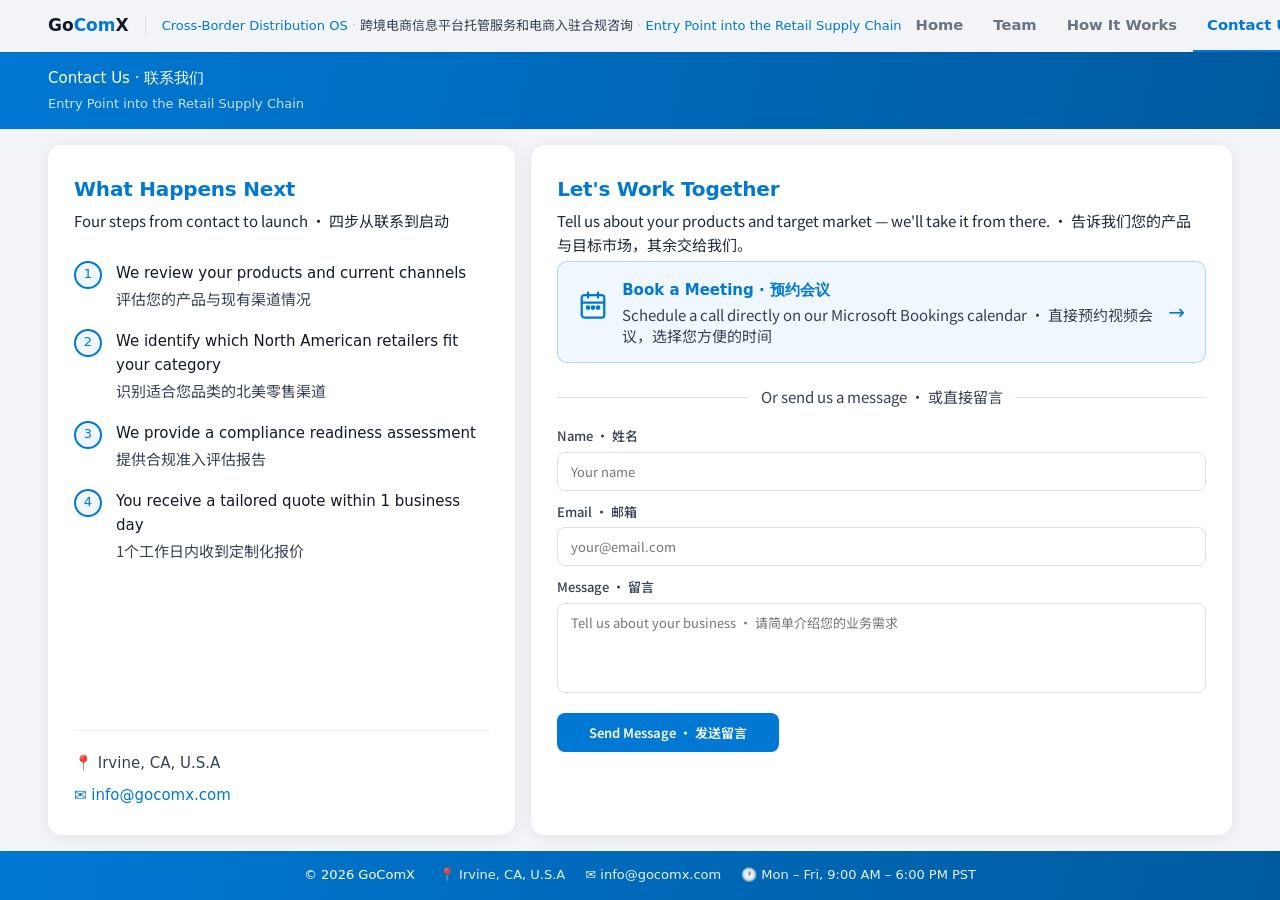
<file: contact.html>
﻿<!DOCTYPE html>
<html lang="en">
<head>
<link rel="preconnect" href="https://fonts.googleapis.com">
<link href="https://fonts.googleapis.com/css2?family=Noto+Sans+SC:wght@400;500;700&display=swap" rel="stylesheet">
<meta charset="UTF-8">
<meta name="viewport" content="width=device-width, initial-scale=1.0">
<title>Contact — GoComX</title>
<link rel="icon" type="image/png" sizes="32x32" href="logo.png">
<link rel="apple-touch-icon" sizes="180x180" href="logo.png">
<style>
:root {
  --blue:#0078d4; --blue-dark:#005a9e; --blue-light:#eff6ff;
  --text:#111827; --text2:#1f2937; --muted:#374151; --muted2:#6b7280;
  --bg:#f2f4f7; --card:#fff; --border:#e5e7eb;
  --shadow:0 2px 16px rgba(0,0,0,.07); --shadow-hover:0 6px 28px rgba(0,0,0,.12);
  --radius:14px; --fs-lg:20px; --fs-md:15px; --fs-sm:15px; --fs-xs:13px;
  --font:'Segoe UI',system-ui,sans-serif;
  --font-zh:'Noto Sans SC','Segoe UI',system-ui,sans-serif;
}
*,*::before,*::after { margin:0; padding:0; box-sizing:border-box; }
body { background:var(--bg); color:var(--text); font-family:var(--font); font-size:var(--fs-md); line-height:1.6; height:100vh; display:flex; flex-direction:column; overflow:hidden; }
nav { flex-shrink:0; display:flex; align-items:center; justify-content:space-between; padding:0 48px; height:52px; background:var(--bg); box-shadow:0 1px 4px rgba(0,0,0,.08); z-index:100; }
.nav-brand { display:flex; align-items:center; gap:16px; text-decoration:none; }
.nav-logo-text { font-size:17px; font-weight:700; color:var(--text); }
.nav-logo-text span { color:var(--blue); }
.nav-logo-img { height:44px; width:auto; display:block; }
.nav-tagline { font-size:var(--fs-xs); font-weight:400; color:var(--muted2); border-left:1px solid #e0e0e0; padding-left:16px; white-space:nowrap; overflow:hidden; text-overflow:ellipsis; }
.nt-en { color:var(--blue); font-size:var(--fs-xs); }
.nt-zh { color:var(--muted); font-size:var(--fs-xs); font-family:var(--font-zh); }
.nt-sep { color:#bbb; font-size:var(--fs-xs); }
.nav-links { display:flex; gap:2px; list-style:none; align-items:center; flex-shrink:0; }
.nav-links a { font-size:0.92rem; font-family:var(--font); color:var(--muted2); text-decoration:none; padding:0 14px; height:52px; display:inline-flex; align-items:center; border-bottom:2px solid transparent; transition:color .15s,border-color .15s; font-weight:600; white-space:nowrap; }
.nav-links a:hover { color:var(--blue); border-bottom-color:var(--blue); }
.nav-links a.active { color:var(--blue); font-weight:600; border-bottom-color:var(--blue); }
footer { flex-shrink:0; background:linear-gradient(105deg,var(--blue),var(--blue-dark)); padding:14px 48px; display:flex; align-items:center; justify-content:center; gap:24px; flex-wrap:wrap; }
.footer-copy { font-size:var(--fs-xs); font-weight:400; color:#fff; }
.footer-info { display:flex; gap:20px; flex-wrap:wrap; align-items:center; justify-content:center; }
.footer-info span,.footer-info a { font-size:var(--fs-xs); font-weight:400; color:rgba(255,255,255,.9); text-decoration:none; }
.footer-info a:hover { color:#fff; }

/* PAGE LAYOUT — left 1/3 + right 2/3 */
.page-layout {
  flex: 1; overflow: hidden;
  display: grid; grid-template-columns: 2fr 3fr;
  gap: 16px; padding: 16px 48px;
}

/* SHARED PANEL */
.panel {
  background: var(--card); border-radius: var(--radius);
  box-shadow: var(--shadow);
  padding: 28px 26px;
  overflow-y: auto;
  display: flex; flex-direction: column;
  transition: box-shadow .2s;
}
.panel:hover { box-shadow: var(--shadow-hover); }

.page-label {
  font-family:var(--font);
  font-size: var(--fs-sm); color: var(--blue);
  letter-spacing: .08em; text-transform: uppercase; margin-bottom: 8px;
  display: flex; align-items: center; gap: 8px;
}
.page-label::before { content: ''; width: 20px; height: 2px; background: var(--blue); border-radius: 2px; }
.page-title { font-size: var(--fs-lg); font-weight: 600; color: var(--blue); font-family:var(--font); letter-spacing: -.01em; margin-bottom: 4px; }
.page-title span { color: var(--blue); font-weight: 600; }
.page-sub { font-size: var(--fs-md); font-weight: 400; color: var(--text2); margin-bottom: 4px; font-family: var(--font-zh); }
.page-sub-zh { font-size: var(--fs-md); color: var(--muted); margin-bottom: 20px; font-family: var(--font-zh); }

.panel-heading { font-size: var(--fs-lg); font-weight: 600; color: var(--blue); font-family:var(--font); margin-bottom: 4px; }
.panel-heading-zh { font-size: var(--fs-sm); color: var(--muted); margin-bottom: 16px; }
.offer-list { list-style: none; display: flex; flex-direction: column; gap: 10px; }
.offer-list li {
  display: flex; gap: 12px; align-items: flex-start;
  padding: 12px 14px; background: #f8f9fb; border-radius: 10px;
  border: 1px solid #eaeaea; transition: all .15s;
}
.offer-list li:hover { background: var(--blue-light); border-color: rgba(0,120,212,.2); }
.offer-arrow { color: var(--blue); font-size: var(--fs-md); flex-shrink: 0; font-weight: 700; margin-top: 1px; }
.offer-en { font-size: var(--fs-md); color: var(--text); font-weight: 600; line-height: 1.4; }
.offer-zh { font-size: var(--fs-sm); color: var(--muted); margin-top: 3px; }

/* Right panel (connect) keeps same style */
.form-title { font-size: var(--fs-lg); font-weight: 600; color: var(--blue); font-family:var(--font); margin-bottom: 4px; }
.form-title-zh { font-size: var(--fs-sm); color: var(--muted); margin-bottom: 24px; font-family: var(--font-zh); }
/* Email option card */
.contact-option {
  display: flex; align-items: center; justify-content: space-between;
  background: #f8f9fb; border: 1.5px solid #e0e0e0;
  border-radius: 10px; padding: 16px 20px; margin-bottom: 12px;
  text-decoration: none; transition: all .15s; user-select: none;
}
.contact-option:hover { background: #f0fdf4; border-color: #86efac; }
.contact-option.copied { background: #f0fdf4; border-color: #22c55e; }
.contact-option-left { display: flex; align-items: center; gap: 14px; }
.contact-icon { font-size: 26px; flex-shrink: 0; }
.contact-option-title { font-size: var(--fs-md); font-weight: 600; color: var(--blue); font-family:var(--font); margin-bottom: 2px; }
.contact-option-sub { font-size: var(--fs-sm); color: var(--muted); line-height: 1.4; }
#copy-indicator {
  font-size: var(--fs-sm); font-weight: 700;
  color: var(--blue); background: var(--blue-light);
  border: 1px solid rgba(0,120,212,.2);
  border-radius: 6px; padding: 4px 10px;
  transition: all .2s; white-space: nowrap;
}

/* Info box */
.contact-info-box {
  background: #f8f9fb; border: 1px solid #e0e0e0;
  border-radius: 10px; padding: 20px 22px;
  display: flex; flex-direction: column; gap: 16px; margin-top: 4px;
}
.contact-info-row { display: flex; align-items: flex-start; gap: 14px; }
.contact-info-icon { font-size: 20px; flex-shrink: 0; margin-top: 2px; }
.contact-info-label { font-size: var(--fs-sm); color: var(--muted); margin-bottom: 2px; }
.contact-info-val { font-size: var(--fs-md); font-weight: 600; color: var(--text); }
/* Book a meeting banner */
.book-banner {
  display: flex; align-items: center; justify-content: space-between;
  background: #f0f7ff; border: 1.5px solid rgba(0,120,212,.25);
  border-radius: 10px; padding: 16px 20px; margin-bottom: 6px;
  text-decoration: none; transition: all .15s; cursor: pointer;
}
.book-banner:hover { background: #dbeeff; border-color: var(--blue); box-shadow: 0 2px 12px rgba(0,120,212,.12); }
.book-banner.zoom { background: #f0f7ff; border-color: rgba(0,120,212,.2); }
.book-banner.zoom:hover { background: #dbeeff; border-color: var(--blue); box-shadow: 0 2px 12px rgba(0,120,212,.12); }
.book-banner.zoom .book-title { color: var(--blue); }
.book-banner.zoom .book-arrow { color: var(--blue); }
.book-banner-left { display: flex; align-items: center; gap: 14px; }
.book-icon { font-size: 28px; flex-shrink: 0; }
.book-title { font-size: var(--fs-md); font-weight: 600; color: var(--blue); font-family:var(--font); margin-bottom: 2px; }
.book-sub { font-size: var(--fs-sm); color: var(--muted); line-height: 1.4; font-family: var(--font-zh); }
.book-arrow { font-size: 20px; color: var(--blue); font-weight: 400; flex-shrink: 0; }
.form-divider {
  text-align: center; margin: 16px 0; position: relative;
}
.form-divider::before {
  content: ''; position: absolute; top: 50%; left: 0; right: 0;
  height: 1px; background: #e0e0e0;
}
.form-divider span {
  position: relative; background: #fff;
  padding: 0 12px; font-size: var(--fs-sm); color: var(--muted); font-family: var(--font-zh);
}

/* Contact Form */
.form-row { margin-bottom: 11px; }
.form-label { font-size: var(--fs-xs); font-weight: 500; color: var(--muted); margin-bottom: 5px; display: block; font-family: var(--font-zh); }
.form-input, .form-textarea {
  width: 100%; padding: 9px 13px;
  border: 1.5px solid #e0e0e0; border-radius: 8px;
  font-size: var(--fs-xs); font-family: var(--font-zh);
  color: var(--text); background: #fff;
  outline: none; transition: border-color .15s;
}
.zh { font-family: var(--font-zh); }
.form-input:focus, .form-textarea:focus { border-color: var(--blue); box-shadow: 0 0 0 3px rgba(0,120,212,.08); }
.form-textarea { resize: none; min-height: 90px; }
.form-submit {
  width: auto; padding: 10px 32px; font-size: var(--fs-xs); font-weight: 600;
  background: var(--blue); color: #fff; border: none; border-radius: 8px;
  cursor: pointer; font-family: var(--font-zh); transition: background .15s; margin-top: 2px;
}
.form-submit:hover { background: var(--blue-dark); }
.form-submit:disabled { background: #93afc8; cursor: not-allowed; }
.form-success {
  display: none; text-align: center; padding: 18px 12px;
  background: var(--blue-light); border: 1.5px solid rgba(0,120,212,.35); border-radius: 10px; margin-top: 10px;
}
.form-success-icon { font-size: 28px; margin-bottom: 6px; }
.form-success-title { font-size: var(--fs-md); font-weight: 600; color: var(--blue); }
.form-success-sub { font-size: var(--fs-sm); color: var(--muted); margin-top: 3px; font-family: var(--font-zh); }


@media (max-width: 1100px) {
  .page-layout { grid-template-columns: 1fr 1fr; }
}
@media (max-width: 700px) {
  body { overflow: auto; height: auto; }
  .page-layout { grid-template-columns: 1fr; overflow: visible; padding: 16px 20px; }
}
</style>
</head>
<body>

<nav>
  <a class="nav-brand" href="index.html">
    <span class="nav-logo-text">Go<span>Com</span>X</span>
    <span class="nav-tagline"><span class="nt-en">Cross-Border Distribution OS</span><span class="nt-sep"> · </span><span class="nt-zh">跨境电商信息平台托管服务和电商入驻合规咨询</span><span class="nt-sep"> · </span><span class="nt-en">Entry Point into the Retail Supply Chain</span></span>
  </a>
  <ul class="nav-links">
    <li><a href="index.html">Home</a></li>
    <li><a href="team.html">Team</a></li>
    <li><a href="deck.html">How It Works</a></li>
    <li><a href="contact.html" class="active">Contact Us</a></li>
    <li><a href="survey.html">Survey</a></li>
    <li><a href="investor.html">Investor Deck</a></li>
    <li><a href="quotefee.html">Quote</a></li>
  </ul>
</nav>

<div style="background:linear-gradient(105deg,#0078d4,#005a9e);padding:14px 48px;display:flex;align-items:center;flex-shrink:0"><div><h1 style="font-size:var(--fs-md);font-weight:400;color:#fff;font-family:var(--font)">Contact Us · 联系我们</h1><p style="font-size:var(--fs-xs);color:rgba(255,255,255,0.78);margin-top:4px">Entry Point into the Retail Supply Chain</p></div></div>
<div class="page-layout">

  <!-- PANEL LEFT: What happens next -->
  <div class="panel">
    <div class="page-title">What Happens <span>Next</span></div>
    <p class="page-sub" style="margin-bottom:28px;">Four steps from contact to launch · 四步从联系到启动</p>

    <div style="display:flex;flex-direction:column;gap:18px;flex:1;">
      <div style="display:flex;gap:14px;align-items:flex-start;">
        <div style="width:28px;height:28px;min-width:28px;border-radius:50%;background:var(--blue-light);border:2px solid var(--blue);display:flex;align-items:center;justify-content:center;font-size:13px;color:var(--blue);">1</div>
        <div>
          <div style="font-size:var(--fs-md);color:var(--text);margin-bottom:2px;">We review your products and current channels</div>
          <div style="font-size:var(--fs-md);color:var(--muted);font-family:var(--font-zh);">评估您的产品与现有渠道情况</div>
        </div>
      </div>
      <div style="display:flex;gap:14px;align-items:flex-start;">
        <div style="width:28px;height:28px;min-width:28px;border-radius:50%;background:var(--blue-light);border:2px solid var(--blue);display:flex;align-items:center;justify-content:center;font-size:13px;color:var(--blue);">2</div>
        <div>
          <div style="font-size:var(--fs-md);color:var(--text);margin-bottom:2px;">We identify which North American retailers fit your category</div>
          <div style="font-size:var(--fs-md);color:var(--muted);font-family:var(--font-zh);">识别适合您品类的北美零售渠道</div>
        </div>
      </div>
      <div style="display:flex;gap:14px;align-items:flex-start;">
        <div style="width:28px;height:28px;min-width:28px;border-radius:50%;background:var(--blue-light);border:2px solid var(--blue);display:flex;align-items:center;justify-content:center;font-size:13px;color:var(--blue);">3</div>
        <div>
          <div style="font-size:var(--fs-md);color:var(--text);margin-bottom:2px;">We provide a compliance readiness assessment</div>
          <div style="font-size:var(--fs-md);color:var(--muted);font-family:var(--font-zh);">提供合规准入评估报告</div>
        </div>
      </div>
      <div style="display:flex;gap:14px;align-items:flex-start;">
        <div style="width:28px;height:28px;min-width:28px;border-radius:50%;background:var(--blue-light);border:2px solid var(--blue);display:flex;align-items:center;justify-content:center;font-size:13px;color:var(--blue);">4</div>
        <div>
          <div style="font-size:var(--fs-md);color:var(--text);margin-bottom:2px;">You receive a tailored quote within 1 business day</div>
          <div style="font-size:var(--fs-md);color:var(--muted);font-family:var(--font-zh);">1个工作日内收到定制化报价</div>
        </div>
      </div>
    </div>

    <div style="margin-top:24px;padding-top:20px;border-top:1px solid #f0f0f0;">
      <div style="font-size:var(--fs-sm);color:var(--muted);margin-bottom:8px;">📍 Irvine, CA, U.S.A</div>
      <a href="mailto:info@gocomx.com" style="font-size:var(--fs-sm);color:var(--blue);text-decoration:none;">✉️ info@gocomx.com</a>
    </div>
  </div>

  <!-- PANEL RIGHT: Get in Touch -->
  <div class="panel">

    <div class="page-title">Let's Work <span>Together</span></div>
    <p class="page-sub">Tell us about your products and target market — we'll take it from there. · 告诉我们您的产品与目标市场，其余交给我们。</p>


    <!-- Book a Meeting — primary CTA -->
    <a href="https://outlook.office365.com/owa/calendar/TeamBooking@gocomx.com/bookings/?ismsaljsauthenabled" target="_blank" class="book-banner">
      <div class="book-banner-left">
        <div class="book-icon">
          <svg width="30" height="30" viewBox="0 0 24 24" fill="none" stroke="#0078d4" stroke-width="1.8" stroke-linecap="round" stroke-linejoin="round">
            <rect x="3" y="4" width="18" height="18" rx="2" ry="2"/>
            <line x1="16" y1="2" x2="16" y2="6"/>
            <line x1="8" y1="2" x2="8" y2="6"/>
            <line x1="3" y1="10" x2="21" y2="10"/>
            <circle cx="8" cy="14" r="1" fill="#0078d4"/>
            <circle cx="12" cy="14" r="1" fill="#0078d4"/>
            <circle cx="16" cy="14" r="1" fill="#0078d4"/>
          </svg>
        </div>
        <div>
          <div class="book-title">Book a Meeting · 预约会议</div>
          <div class="book-sub">Schedule a call directly on our Microsoft Bookings calendar · 直接预约视频会议，选择您方便的时间</div>
        </div>
      </div>
      <div class="book-arrow">→</div>
    </a>

    <!-- Contact Form -->
    <div class="form-divider"><span>Or send us a message · 或直接留言</span></div>
    <form id="contact-form">
      <input type="hidden" name="access_key" value="ad194318-36b1-401b-8df8-4d1ca90574c8">
      <input type="hidden" name="subject" value="GoComX Website Inquiry">
      <input type="hidden" name="from_name" value="GoComX Website">
      <div class="form-row">
        <label class="form-label">Name · 姓名</label>
        <input type="text" name="name" class="form-input" placeholder="Your name" required>
      </div>
      <div class="form-row">
        <label class="form-label">Email · 邮箱</label>
        <input type="email" name="email" class="form-input" placeholder="your@email.com" required>
      </div>
      <div class="form-row">
        <label class="form-label">Message · 留言</label>
        <textarea name="message" class="form-textarea" placeholder="Tell us about your business · 请简单介绍您的业务需求" required></textarea>
      </div>
      <button type="submit" class="form-submit" id="submit-btn">Send Message · 发送留言</button>
      <div class="form-success" id="form-success">
        <div class="form-success-icon">✅</div>
        <div class="form-success-title">Message Sent!</div>
        <div class="form-success-sub">We'll reply within one business day · 一个工作日内回复</div>
      </div>
    </form>

  </div>

</div>

<footer>
  <div class="footer-copy">© 2026 Go<span>Com</span>X</div>
  <div class="footer-info">
    <span>📍 Irvine, CA, U.S.A</span>
    <a href="mailto:info@gocomx.com">✉️ info@gocomx.com</a>
    <span>🕐 Mon – Fri, 9:00 AM – 6:00 PM PST</span>
  </div>
</footer>

<script>
// Web3Forms AJAX submission
document.getElementById('contact-form').addEventListener('submit', async function(e) {
  e.preventDefault();
  var btn = document.getElementById('submit-btn');
  btn.disabled = true;
  btn.textContent = 'Sending...';
  try {
    var res = await fetch('https://api.web3forms.com/submit', {
      method: 'POST',
      body: new FormData(this)
    });
    var data = await res.json();
    if (data.success) {
      document.getElementById('form-success').style.display = 'block';
      this.reset();
      btn.textContent = 'Send Message · 发送留言';
      btn.disabled = false;
    } else {
      btn.textContent = 'Failed — Try Again';
      btn.disabled = false;
    }
  } catch(err) {
    btn.textContent = 'Error — Try Again';
    btn.disabled = false;
  }
});

</script>
</body>
</html>
</file>
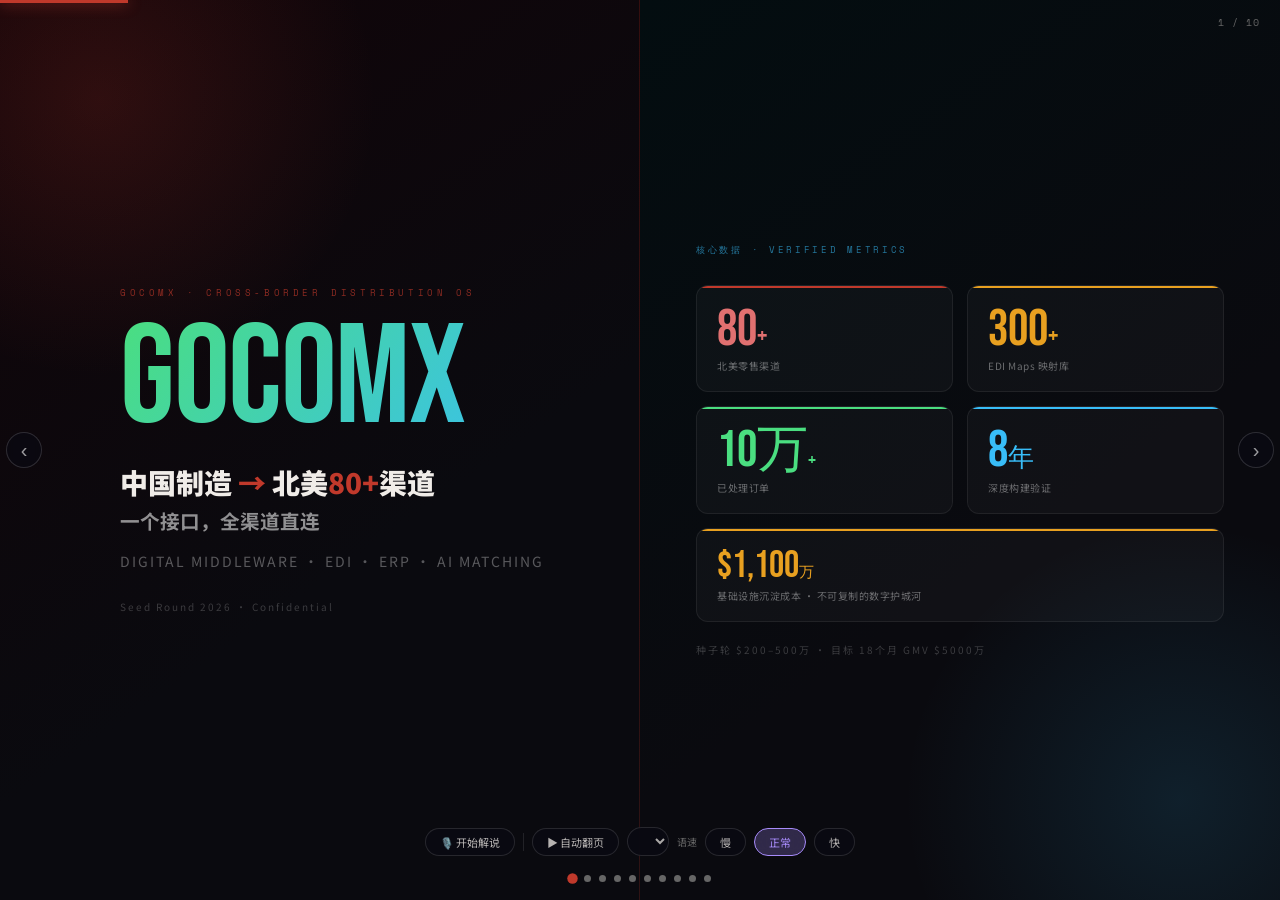
<file: gocomx_comparison_zh.html>
﻿<!DOCTYPE html>
<html lang="zh-CN">
<head>
<meta charset="UTF-8">
<meta name="viewport" content="width=device-width, initial-scale=1.0">
<title>GoComX — 商业模式对比</title>
<style>
@import url('https://fonts.googleapis.com/css2?family=Bebas+Neue&family=Noto+Sans+SC:wght@300;400;500;700;900&family=Space+Mono:wght@400;700&display=swap');

:root {
  --red:#c0392b; --dark-red:#8b0000; --gold:#e8a020;
  --green:#4ade80; --green-dark:#1a7a40;
  --blue:#38bdf8; --purple:#a78bfa; --orange:#fb923c;
  --bg:#0a0a0f; --surface:#12121a; --surface2:#1a1a28;
  --border:rgba(255,255,255,0.07); --text:#f0ece8; --muted:#666;
}
*{margin:0;padding:0;box-sizing:border-box;}
body{background:var(--bg);color:var(--text);font-family:'Noto Sans SC',sans-serif;overflow:hidden;width:100vw;height:100vh;user-select:none;}

/* ── SLIDE SYSTEM ── */
.slide{position:absolute;inset:0;display:flex;flex-direction:column;align-items:center;justify-content:flex-start;padding-top:16px;opacity:0;pointer-events:none;transition:opacity .7s ease;}
.slide.active{opacity:1;pointer-events:all;}

#progress-bar{position:fixed;top:0;left:0;height:3px;background:var(--red);transition:width .5s ease;z-index:200;box-shadow:0 0 14px var(--red);}
#dots{position:fixed;bottom:18px;left:50%;transform:translateX(-50%);display:flex;gap:8px;z-index:200;}
.dot{width:7px;height:7px;border-radius:50%;background:var(--muted);cursor:pointer;transition:background .3s,transform .3s;}
.dot.active{background:var(--red);transform:scale(1.5);}
.nav-arrow{position:fixed;top:50%;transform:translateY(-50%);background:rgba(10,10,20,.55);border:1px solid rgba(255,255,255,.15);color:rgba(255,255,255,.6);width:36px;height:36px;border-radius:50%;font-size:20px;cursor:pointer;z-index:200;display:flex;align-items:center;justify-content:center;transition:all .2s;backdrop-filter:blur(4px);}
.nav-arrow:hover{background:rgba(192,57,43,.25);border-color:var(--red);}
#nav-prev{left:6px;}#nav-next{right:6px;}.hide-nav #nav-prev{opacity:0;pointer-events:none;}.hide-nav #nav-next{opacity:0.7 !important;pointer-events:auto !important;color:rgba(255,255,255,.7) !important;border-color:rgba(255,255,255,.3) !important;}
#slide-counter{position:fixed;top:15px;right:20px;font-family:'Space Mono',monospace;font-size:10px;color:var(--muted);z-index:200;letter-spacing:.1em;}

/* ── SHARED ── */
.pulse-ring{position:absolute;border-radius:50%;border:1px solid rgba(192,57,43,.12);animation:pulse 4s ease-in-out infinite;pointer-events:none;}
.slide-header{text-align:center;margin-bottom:14px;}
.slide-tag{display:inline-block;font-size:10px;letter-spacing:.25em;color:var(--red);border:1px solid rgba(192,57,43,.4);border-radius:20px;padding:3px 14px;margin-bottom:8px;opacity:0;animation:fadeUp .5s .1s forwards;}
.slide-tag.green{color:var(--green);border-color:rgba(74,222,128,.35);}
.slide-tag.blue{color:var(--blue);border-color:rgba(56,189,248,.35);}
.slide-tag.purple{color:var(--purple);border-color:rgba(167,139,250,.35);}
.slide-title{font-weight:900;font-size:clamp(20px,3vw,40px);opacity:0;animation:fadeUp .6s .2s forwards;line-height:1.25;}
.slide-title em{color:var(--red);font-style:normal;}
.slide-title .g{color:var(--green);}
.slide-title .b{color:var(--blue);}
.slide-title .p{color:var(--purple);}
.slide-title .o{color:var(--orange);}

/* ══════════════════════════════════════════════
   SLIDE 0 — TITLE
══════════════════════════════════════════════ */
/* ── S0 Title Slide ── */
#s0{
  background:#08080f;
  overflow:hidden;
  align-items:stretch;
  justify-content:stretch;
  padding:0;
}
/* split layout */
#s0 .s0-inner{
  display:grid;
  grid-template-columns:1fr 1fr;
  width:100%;height:100%;
}
/* LEFT: dark red accent panel */
#s0 .s0-left{
  background:linear-gradient(145deg,#110408 0%,#0a0a0f 60%);
  border-right:1px solid rgba(192,57,43,.2);
  display:flex;flex-direction:column;
  justify-content:center;padding:52px 56px 52px 120px;
  position:relative;overflow:hidden;
}
#s0 .s0-left::before{
  content:'';position:absolute;
  top:-200px;left:-200px;
  width:600px;height:600px;
  background:radial-gradient(ellipse,rgba(192,57,43,.18) 0%,transparent 65%);
  pointer-events:none;
}
/* RIGHT: dark teal accent panel */
#s0 .s0-right{
  background:linear-gradient(145deg,#030d10 0%,#0a0a0f 60%);
  display:flex;flex-direction:column;
  justify-content:center;padding:52px 56px;
  position:relative;overflow:hidden;
}
#s0 .s0-right::before{
  content:'';position:absolute;
  bottom:-200px;right:-200px;
  width:600px;height:600px;
  background:radial-gradient(ellipse,rgba(56,189,248,.12) 0%,transparent 65%);
  pointer-events:none;
}
/* eyebrow */
#s0 .eyebrow{
  font-family:'Space Mono',monospace;font-size:9px;
  color:rgba(192,57,43,.7);letter-spacing:.4em;
  text-transform:uppercase;margin-bottom:20px;
  opacity:0;animation:fadeUp .6s .2s forwards;
}
/* BIG brand name */
#s0 .s0-brand{
  font-family:'Bebas Neue',sans-serif;
  font-size:clamp(72px,11vw,140px);
  line-height:.88;letter-spacing:-.01em;
  background:linear-gradient(130deg,#4ade80 0%,#38bdf8 100%);
  -webkit-background-clip:text;-webkit-text-fill-color:transparent;
  background-clip:text;
  opacity:0;animation:fadeUp .7s .4s forwards;
}
/* Short punchy tagline */
#s0 .s0-tagline{
  margin-top:22px;
  font-size:clamp(18px,2.2vw,28px);
  font-weight:900;line-height:1.25;
  color:var(--text);
  opacity:0;animation:fadeUp .7s .65s forwards;
}
#s0 .s0-tagline em{color:var(--red);font-style:normal;}
/* Descriptor line */
#s0 .s0-desc{
  margin-top:16px;
  font-size:clamp(11px,1.1vw,14px);
  color:rgba(255,255,255,.32);
  letter-spacing:.14em;text-transform:uppercase;
  opacity:0;animation:fadeUp .6s .85s forwards;
}
/* Right panel heading */
#s0 .s0-rhead{
  font-family:'Space Mono',monospace;
  font-size:9px;color:rgba(56,189,248,.6);
  letter-spacing:.3em;text-transform:uppercase;
  margin-bottom:28px;
  opacity:0;animation:fadeUp .6s .5s forwards;
}
/* stat grid */
#s0 .s0-stats{
  display:grid;grid-template-columns:1fr 1fr;
  gap:14px;
  opacity:0;animation:fadeUp .7s .7s forwards;
}
#s0 .s0-stat{
  background:rgba(255,255,255,.03);
  border:1px solid rgba(255,255,255,.07);
  border-radius:12px;padding:18px 20px;
  position:relative;overflow:hidden;
}
#s0 .s0-stat::after{
  content:'';position:absolute;top:0;left:0;right:0;height:2px;
  border-radius:2px 2px 0 0;
}
#s0 .s0-stat.c-red::after  {background:var(--red);}
#s0 .s0-stat.c-gold::after {background:var(--gold);}
#s0 .s0-stat.c-green::after{background:var(--green);}
#s0 .s0-stat.c-blue::after {background:var(--blue);}
#s0 .s0-num{
  font-family:'Bebas Neue',sans-serif;
  font-size:clamp(36px,4vw,52px);
  line-height:1;
}
#s0 .s0-slabel{font-size:10px;color:rgba(255,255,255,.38);margin-top:3px;letter-spacing:.05em;}
/* bottom year badge */
#s0 .s0-year{
  margin-top:28px;
  font-size:10px;color:rgba(255,255,255,.2);
  letter-spacing:.2em;
  opacity:0;animation:fadeUp .6s 1.0s forwards;
}
.tl-chip{background:rgba(255,255,255,.04);border:1px solid var(--border);border-radius:20px;padding:6px 16px;font-size:12px;color:var(--muted);}
.tl-chip b{color:var(--text);font-weight:700;}

/* ══════════════════════════════════════════════
   SLIDE 1 — CHAOS (Model 1)
══════════════════════════════════════════════ */
#s1{background:linear-gradient(135deg,#100505 0%,var(--bg) 100%);}
.chaos-wrap{position:relative;width:100%;flex:1;min-height:300px;opacity:0;animation:fadeIn .8s .4s forwards;}
.n{position:absolute;display:flex;align-items:center;gap:6px;font-size:11px;font-weight:700;white-space:nowrap;}
.nd{width:10px;height:10px;border-radius:50%;background:var(--red);flex-shrink:0;}
.nd.ret{background:#444;}
.pain-row{display:flex;gap:10px;flex-wrap:wrap;justify-content:center;margin-top:14px;opacity:0;animation:fadeUp .6s 1.2s forwards;}
.pain-chip{background:rgba(192,57,43,.1);border:1px solid rgba(192,57,43,.3);border-radius:6px;padding:5px 12px;font-size:11px;color:#e07070;}

/* ══════════════════════════════════════════════
   SLIDE 2 — PAIN STATS
══════════════════════════════════════════════ */
#s2{background:radial-gradient(ellipse at 65% 25%,#120800 0%,var(--bg) 65%);padding:28px 48px;}
.stat-grid{display:grid;grid-template-columns:repeat(3,1fr);gap:14px;max-width:780px;margin-top:22px;}
.stat-card{background:var(--surface);border:1px solid var(--border);border-radius:14px;padding:20px 16px;text-align:center;opacity:0;transform:translateY(14px);}
.sn{font-family:'Bebas Neue',sans-serif;font-size:38px;color:var(--gold);line-height:1;}
.sl{font-size:12px;color:var(--muted);margin-top:6px;line-height:1.6;}
.stat-card:nth-child(1){animation:fadeUp .5s .3s forwards;}
.stat-card:nth-child(2){animation:fadeUp .5s .45s forwards;}
.stat-card:nth-child(3){animation:fadeUp .5s .6s forwards;}
.stat-card:nth-child(4){animation:fadeUp .5s .75s forwards;}
.stat-card:nth-child(5){animation:fadeUp .5s .9s forwards;}
.stat-card:nth-child(6){animation:fadeUp .5s 1.05s forwards;}

/* ══════════════════════════════════════════════
   SLIDE 3 — MODEL 2 FULL ARCHITECTURE
   Manufacturers → PIM ↔ GoComX ERP → 80 Platforms
   Sales Reps login to PIM
══════════════════════════════════════════════ */
#s3{background:radial-gradient(ellipse at 50% 50%,#040d0a 0%,var(--bg) 65%);padding:6px 24px;justify-content:flex-start;}

.arch-canvas-wrap{
  position:relative;
  width:min(1100px,96vw);
  height:min(520px, calc((100vh - 190px) / 1.25));
  margin:4px auto 0;
  opacity:0;animation:fadeIn .7s .3s forwards;
  overflow:hidden;
  zoom:1.25;
}

/* Manufacturer column */
.arch-mfr-col{position:absolute;left:0;top:16px;display:flex;flex-direction:column;gap:7px;width:95px;}
.arch-mfr{background:var(--surface);border:1px solid rgba(192,57,43,.28);border-radius:9px;padding:8px 10px;display:flex;align-items:center;gap:7px;opacity:0;transform:translateX(-20px);}
.arch-mfr:nth-child(1){animation:slideRight .4s .5s forwards;}
.arch-mfr:nth-child(2){animation:slideRight .4s .62s forwards;}
.arch-mfr:nth-child(3){animation:slideRight .4s .74s forwards;}
.arch-mfr:nth-child(4){animation:slideRight .4s .86s forwards;}
.arch-mfr:nth-child(5){animation:slideRight .4s .98s forwards;}
.arch-mfr-ico{font-size:16px;flex-shrink:0;}
.arch-mfr-info{min-width:0;}
.arch-mfr-name{font-size:12px;font-weight:700;}
.arch-mfr-cat{font-size:10px;color:var(--muted);margin-top:1px;}

/* PIM Box */
.arch-pim{
  position:absolute;left:145px;top:0;width:165px;height:100%;
  background:linear-gradient(160deg,#0d0d2e,#141438);
  border:2px solid rgba(167,139,250,.55);
  border-radius:16px;padding:12px 12px;
  box-shadow:0 0 60px rgba(167,139,250,.18);
  display:flex;flex-direction:column;gap:0;
  opacity:0;transform:scale(.88);animation:scaleIn .6s .3s forwards;
}
.arch-pim-title{font-family:'Bebas Neue',sans-serif;font-size:26px;color:var(--purple);letter-spacing:.1em;text-align:center;}
.arch-pim-sub{font-size:9px;color:rgba(167,139,250,.6);text-align:center;letter-spacing:.08em;}
.arch-ai-badge{
  display:block;margin:8px auto 6px;
  background:linear-gradient(135deg,rgba(167,139,250,.2),rgba(56,189,248,.12));
  border:1px solid rgba(167,139,250,.5);
  border-radius:20px;padding:4px 12px;
  font-size:10px;font-weight:700;color:var(--purple);
  text-align:center;letter-spacing:.04em;
  animation:glowPulse 2s ease-in-out infinite;
}
.arch-pim-feats{display:flex;flex-direction:column;gap:4px;margin-top:4px;}
.arch-pf{background:rgba(167,139,250,.06);border:1px solid rgba(167,139,250,.12);border-radius:5px;padding:3px 7px;font-size:11px;color:rgba(167,139,250,.82);}

/* Sales Rep login badge inside PIM */
.rep-login-section{
  margin-top:8px;
  background:rgba(56,189,248,.06);
  border:1px solid rgba(56,189,248,.2);
  border-radius:8px;padding:6px 8px;
}
.rep-login-title{font-size:11px;color:var(--blue);font-weight:700;margin-bottom:5px;letter-spacing:.05em;}
.rep-mini{display:flex;align-items:center;gap:5px;margin-bottom:3px;}
.rep-mini:last-child{margin-bottom:0;}
.rep-mini-dot{width:5px;height:5px;border-radius:50%;background:var(--blue);flex-shrink:0;animation:blink 2s ease-in-out infinite;}
.rep-mini-dot:nth-child(1){animation-delay:0s;}
.rep-mini-dot:nth-child(2){animation-delay:.4s;}
.rep-mini-dot:nth-child(3){animation-delay:.8s;}
.rep-mini-name{font-size:10px;color:rgba(56,189,248,.75);}
.rep-mini-score{margin-left:auto;font-size:10px;color:var(--green);font-family:'Space Mono',monospace;background:rgba(74,222,128,.1);border-radius:3px;padding:1px 4px;}

/* GoComX — Part 1: ERP Box (LEFT, side-by-side with EDI) */
.arch-erp{
  position:absolute;left:360px;top:4px;width:172px;height:calc(100% - 8px);
  background:linear-gradient(145deg,#091f12,#0d2e19);
  border:2px solid rgba(74,222,128,.55);border-radius:12px;
  padding:10px 10px;text-align:center;z-index:20;
  box-shadow:0 0 30px rgba(31,138,72,.25);
  opacity:0;transform:scale(.88);animation:scaleIn .6s .5s forwards;
  display:flex;flex-direction:column;
}
.arch-erp-title{font-family:'Bebas Neue',sans-serif;font-size:17px;color:var(--green);letter-spacing:.06em;}
.arch-erp-sub{font-size:7.5px;color:rgba(74,222,128,.55);margin-top:0;letter-spacing:.05em;}
.arch-erp-grid{margin-top:5px;display:flex;flex-direction:column;gap:4px;text-align:left;flex:1;min-height:0;}
.arch-erp-section{border-radius:5px;padding:6px 8px;border:1px solid;flex:1;display:flex;flex-direction:column;min-height:0;}
.arch-es-title{font-size:10px;font-weight:700;margin-bottom:1px;display:flex;align-items:center;gap:4px;}
.arch-es-dot{width:4px;height:4px;border-radius:50%;flex-shrink:0;}
.arch-es-items{display:flex;flex-direction:column;gap:3px;margin-top:4px;flex:1;justify-content:space-around;}
.arch-es-item{font-size:9.5px;color:rgba(255,255,255,.55);line-height:1.4;}
.arch-es-fo {background:rgba(56,189,248,.05);border-color:rgba(56,189,248,.25);}
.arch-es-fo .arch-es-title{color:var(--blue);}
.arch-es-fo .arch-es-dot{background:var(--blue);}
.arch-es-scm{background:rgba(74,222,128,.04);border-color:rgba(74,222,128,.22);}
.arch-es-scm .arch-es-title{color:var(--green);}
.arch-es-scm .arch-es-dot{background:var(--green);}
.arch-es-prc{background:rgba(251,146,60,.04);border-color:rgba(251,146,60,.22);}
.arch-es-prc .arch-es-title{color:var(--orange);}
.arch-es-prc .arch-es-dot{background:var(--orange);}

/* GoComX — Part 2: EDI Box (RIGHT, side-by-side with ERP) */
.arch-edi-box{
  position:absolute;left:612px;top:4px;width:170px;height:calc(100% - 8px);
  background:linear-gradient(145deg,#1a1200,#241800);
  border:2px solid rgba(232,160,32,.65);border-radius:12px;
  padding:10px 10px;text-align:center;z-index:20;
  box-shadow:0 0 35px rgba(232,160,32,.22);
  opacity:0;transform:scale(.88);
  animation:scaleIn .6s .65s forwards, glowPulseGold 3s 1.5s ease-in-out infinite;
  display:flex;flex-direction:column;
}
.arch-edi-title{font-family:'Bebas Neue',sans-serif;font-size:17px;color:var(--gold);letter-spacing:.08em;}
.arch-edi-sub{font-size:7.5px;color:rgba(232,160,32,.55);margin-top:0;letter-spacing:.04em;}
.arch-edi-stat-row{display:flex;justify-content:space-around;margin:5px 0 4px;border-top:1px solid rgba(232,160,32,.15);border-bottom:1px solid rgba(232,160,32,.15);padding:4px 0;}
.arch-edi-stat{text-align:center;}
.arch-edi-num{font-family:'Bebas Neue',sans-serif;font-size:20px;color:var(--gold);line-height:1;}
.arch-edi-slabel{font-size:7px;color:rgba(232,160,32,.5);line-height:1.2;}
.arch-edi-flows{display:flex;flex-direction:column;gap:0;text-align:left;margin-top:5px;flex:1;justify-content:space-around;min-height:0;}
.arch-edi-flow{display:flex;align-items:center;gap:5px;font-size:9.5px;}
.arch-edi-arrow{font-size:9px;flex-shrink:0;}
.arch-edi-moat{flex-shrink:0;margin-top:auto;font-size:7px;color:rgba(232,160,32,.45);text-align:center;margin-top:4px;border-top:1px solid rgba(232,160,32,.1);padding-top:3px;}

/* 80 Platforms column */
.arch-plat-col{position:absolute;left:884px;top:8px;width:190px;display:flex;flex-direction:column;gap:5px;}
.arch-plat{background:var(--surface);border:1px solid rgba(74,222,128,.2);border-radius:8px;padding:6px 10px;display:flex;align-items:center;gap:7px;opacity:0;transform:translateX(20px);}
.arch-plat:nth-child(1){animation:slideLeft .4s .8s forwards;}
.arch-plat:nth-child(2){animation:slideLeft .4s .9s forwards;}
.arch-plat:nth-child(3){animation:slideLeft .4s 1.0s forwards;}
.arch-plat:nth-child(4){animation:slideLeft .4s 1.1s forwards;}
.arch-plat:nth-child(5){animation:slideLeft .4s 1.2s forwards;}
.arch-plat:nth-child(6){animation:slideLeft .4s 1.3s forwards;}
.arch-plat-name{font-size:12px;font-weight:700;}
.arch-plat-detail{font-size:10px;color:var(--muted);margin-top:1px;}
.plat-more{background:rgba(74,222,128,.07);border:1px dashed rgba(74,222,128,.2);border-radius:8px;padding:6px 10px;text-align:center;font-size:10px;color:rgba(74,222,128,.5);opacity:0;animation:slideLeft .4s 1.4s forwards;}

/* SVG overlay for all arch lines */
#arch-svg{position:absolute;inset:0;width:100%;height:100%;pointer-events:none;z-index:5;overflow:hidden;}

/* Data flow packets */
.data-packet{
  position:absolute;
  font-size:9px;font-family:'Space Mono',monospace;
  background:rgba(167,139,250,.15);
  border:1px solid rgba(167,139,250,.4);
  border-radius:4px;padding:2px 6px;color:var(--purple);
  white-space:nowrap;opacity:0;
  pointer-events:none;z-index:30;
}

/* ══════════════════════════════════════════════
   SLIDE 4 — PIM AI MATCHING DEEP DIVE
══════════════════════════════════════════════ */
#s4{justify-content:flex-start;background:radial-gradient(ellipse at 50% 50%,#080818 0%,var(--bg) 70%);padding:18px 36px;}

.pim-hero{width:min(920px,95vw);display:grid;grid-template-columns:1fr 215px 1fr;gap:0;margin-top:12px;position:relative;opacity:0;animation:fadeIn .7s .4s forwards;align-items:center;}

.mfr-col{display:flex;flex-direction:column;gap:7px;padding-right:14px;}
.mfr-card{background:var(--surface);border:1px solid rgba(192,57,43,.22);border-radius:10px;padding:8px 11px;display:flex;align-items:flex-start;gap:8px;opacity:0;transform:translateX(-26px);}
.mfr-card:nth-child(1){animation:slideRight .45s .5s forwards;}
.mfr-card:nth-child(2){animation:slideRight .45s .64s forwards;}
.mfr-card:nth-child(3){animation:slideRight .45s .78s forwards;}
.mfr-card:nth-child(4){animation:slideRight .45s .92s forwards;}
.mfr-card:nth-child(5){animation:slideRight .45s 1.06s forwards;}
.mfr-icon{font-size:17px;flex-shrink:0;margin-top:1px;}
.mfr-info{flex:1;min-width:0;}
.mfr-name{font-size:11px;font-weight:700;}
.mfr-items{font-size:9px;color:var(--muted);margin-top:1px;}
.mfr-items span{color:var(--gold);font-weight:700;}
.mfr-products{display:flex;gap:3px;margin-top:4px;flex-wrap:wrap;}
.prod-tag{background:rgba(232,160,32,.1);border:1px solid rgba(232,160,32,.22);border-radius:3px;padding:1px 5px;font-size:9px;color:var(--gold);}
.upload-badge{font-size:8px;color:var(--green);background:rgba(74,222,128,.08);border:1px solid rgba(74,222,128,.2);border-radius:3px;padding:1px 5px;margin-top:3px;display:inline-block;}

.pim-center{display:flex;flex-direction:column;align-items:center;position:relative;z-index:10;}
.pim-box{width:210px;background:linear-gradient(160deg,#0d0d2e,#141435);border:2px solid rgba(167,139,250,.55);border-radius:16px;padding:14px 13px;text-align:center;box-shadow:0 0 50px rgba(167,139,250,.18);opacity:0;transform:scale(.82);animation:scaleIn .6s .3s forwards;}
.pim-label{font-family:'Bebas Neue',sans-serif;font-size:28px;color:var(--purple);letter-spacing:.1em;}
.pim-sub{font-size:9px;color:rgba(167,139,250,.65);margin-top:1px;letter-spacing:.1em;}
.ai-badge{display:inline-block;margin:8px auto 4px;background:linear-gradient(135deg,rgba(167,139,250,.18),rgba(56,189,248,.12));border:1px solid rgba(167,139,250,.5);border-radius:20px;padding:4px 14px;font-size:10px;font-weight:700;color:var(--purple);letter-spacing:.04em;animation:glowPulse 2s ease-in-out infinite;}
.ai-desc{font-size:9px;color:rgba(167,139,250,.6);line-height:1.7;margin-top:4px;text-align:left;}
.pim-feats{margin-top:8px;display:flex;flex-direction:column;gap:3px;}
.pf{background:rgba(167,139,250,.06);border:1px solid rgba(167,139,250,.13);border-radius:5px;padding:3px 7px;font-size:9px;color:rgba(167,139,250,.82);text-align:left;}
.auto-post-badge{margin-top:8px;background:rgba(74,222,128,.1);border:1px solid rgba(74,222,128,.3);border-radius:6px;padding:5px 8px;font-size:9px;color:var(--green);text-align:center;}
.auto-post-badge b{font-size:11px;display:block;margin-bottom:1px;}

.rep-col{display:flex;flex-direction:column;gap:7px;padding-left:14px;}
.rep-card{background:var(--surface);border:1px solid rgba(56,189,248,.18);border-radius:10px;padding:7px 10px;display:flex;align-items:center;gap:8px;opacity:0;transform:translateX(26px);}
.rep-card:nth-child(1){animation:slideLeft .45s .9s forwards;}
.rep-card:nth-child(2){animation:slideLeft .45s 1.0s forwards;}
.rep-card:nth-child(3){animation:slideLeft .45s 1.1s forwards;}
.rep-card:nth-child(4){animation:slideLeft .45s 1.2s forwards;}
.rep-card:nth-child(5){animation:slideLeft .45s 1.3s forwards;}
.rep-card:nth-child(6){animation:slideLeft .45s 1.4s forwards;}
.rep-avatar{font-size:16px;flex-shrink:0;}
.rep-info{flex:1;min-width:0;}
.rep-name{font-size:10px;font-weight:700;}
.rep-focus{font-size:9px;color:var(--muted);margin-top:1px;}
.rep-focus span{color:var(--blue);}
.rep-status{font-size:8px;color:var(--green);margin-top:2px;display:flex;align-items:center;gap:3px;}
.rep-online{width:5px;height:5px;border-radius:50%;background:var(--green);animation:blink 1.5s infinite;flex-shrink:0;}
.match-score{font-family:'Space Mono',monospace;font-size:10px;color:var(--green);font-weight:700;white-space:nowrap;background:rgba(74,222,128,.1);border-radius:4px;padding:2px 5px;}

#match-canvas{position:absolute;inset:0;width:100%;height:100%;pointer-events:none;z-index:5;}

/* ══════════════════════════════════════════════
   SLIDE 5 — ECOSYSTEM / FLYWHEEL
══════════════════════════════════════════════ */
#s5{justify-content:flex-start;background:radial-gradient(ellipse at 50% 50%,#05100a 0%,var(--bg) 65%);padding:20px 40px;}
.eco-flow{display:grid;grid-template-columns:1fr 34px 1fr 34px 1fr 34px 1fr;gap:0;align-items:center;margin-top:14px;max-width:840px;width:100%;}
.eco-box{background:var(--surface2);border-radius:12px;padding:13px 11px;text-align:center;border:1px solid var(--border);opacity:0;transform:translateY(14px);}
.eco-box.b1{animation:fadeUp .5s .3s forwards;border-color:rgba(192,57,43,.3);}
.eco-box.b2{animation:fadeUp .5s .5s forwards;border-color:rgba(232,160,32,.35);}
.eco-box.b3{animation:fadeUp .5s .7s forwards;border-color:rgba(167,139,250,.4);}
.eco-box.b4{animation:fadeUp .5s .9s forwards;border-color:rgba(74,222,128,.3);}
.eco-icon{font-size:20px;margin-bottom:5px;}
.eco-label{font-size:11px;font-weight:700;}
.eco-sub{font-size:9px;color:var(--muted);margin-top:3px;line-height:1.6;}
.eco-arrow{text-align:center;font-size:16px;color:var(--muted);opacity:0;animation:fadeIn .4s .8s forwards;}
.tech-stack{display:grid;grid-template-columns:repeat(4,1fr);gap:10px;margin-top:10px;max-width:840px;width:100%;}
.ts-card{background:var(--surface);border:1px solid var(--border);border-radius:10px;padding:11px 10px;text-align:center;opacity:0;transform:translateY(10px);}
.ts-card:nth-child(1){animation:fadeUp .5s 1.1s forwards;}
.ts-card:nth-child(2){animation:fadeUp .5s 1.25s forwards;}
.ts-card:nth-child(3){animation:fadeUp .5s 1.4s forwards;}
.ts-card:nth-child(4){animation:fadeUp .5s 1.55s forwards;}
.ts-icon{font-size:17px;margin-bottom:4px;}
.ts-label{font-size:11px;font-weight:700;}
.ts-sub{font-size:9px;color:var(--muted);margin-top:3px;line-height:1.5;}
.moat-bar{margin-top:10px;padding:9px 16px;max-width:840px;width:100%;background:linear-gradient(90deg,rgba(232,160,32,.04),rgba(74,222,128,.04));border:1px solid rgba(232,160,32,.13);border-radius:10px;display:flex;gap:16px;align-items:center;flex-wrap:wrap;justify-content:center;opacity:0;animation:fadeUp .5s 1.7s forwards;}
.moat-item{font-size:11px;color:var(--muted);display:flex;align-items:center;gap:4px;}
.moat-item b{color:var(--gold);}

/* ══════════════════════════════════════════════
   SLIDE 6 — COMPARE TABLE
══════════════════════════════════════════════ */
#s6{background:var(--bg);padding:16px 32px;align-items:stretch;justify-content:flex-start;}
#s6 h2{font-weight:900;font-size:clamp(20px,3vw,38px);text-align:center;margin-bottom:12px;opacity:0;animation:fadeUp .5s .1s forwards;}
#s6 h2 em{color:var(--red);font-style:normal;}
.ctable{width:100%;max-width:840px;margin:0 auto;border-collapse:separate;border-spacing:0;font-size:12px;opacity:0;animation:fadeIn .7s .4s forwards;}
.ctable th{padding:14px 14px;font-weight:700;font-size:13px;}
.ctable th:first-child{text-align:left;color:#a0aec0;font-size:11px;}
.ctable th:nth-child(2){background:rgba(192,57,43,.1);color:#e07070;border-radius:10px 10px 0 0;text-align:center;border:1px solid rgba(192,57,43,.22);border-bottom:none;}
.ctable th:nth-child(3){background:rgba(74,222,128,.07);color:var(--green);border-radius:10px 10px 0 0;text-align:center;border:1px solid rgba(74,222,128,.18);border-bottom:none;}
.ctable td{padding:7px 14px;border-top:1px solid var(--border);vertical-align:middle;}
.ctable td:first-child{color:#c8d0dc;font-size:10px;letter-spacing:.04em;}
.ctable td:nth-child(2){background:rgba(192,57,43,.05);text-align:center;color:#e07070;border-left:1px solid rgba(192,57,43,.12);border-right:1px solid rgba(192,57,43,.12);}
.ctable td:nth-child(3){background:rgba(74,222,128,.03);text-align:center;color:var(--green);border-left:1px solid rgba(74,222,128,.1);border-right:1px solid rgba(74,222,128,.1);}
.ctable tr:last-child td:nth-child(2){border-bottom:1px solid rgba(192,57,43,.22);}
.ctable tr:last-child td:nth-child(3){border-bottom:1px solid rgba(74,222,128,.18);}
.tb{display:inline-block;background:rgba(192,57,43,.12);border-radius:4px;padding:2px 7px;}
.tg{display:inline-block;background:rgba(74,222,128,.08);border-radius:4px;padding:2px 7px;}

/* ══════════════════════════════════════════════
   SLIDE 7 — CTA
══════════════════════════════════════════════ */
#s7{justify-content:center;background:radial-gradient(ellipse at 50% 50%,#071509 0%,var(--bg) 65%);text-align:center;}
#s7 .big{font-family:'Bebas Neue',sans-serif;font-size:clamp(64px,13vw,148px);color:var(--green);line-height:.9;opacity:0;animation:scaleIn .8s .3s forwards;}
#s7 .blabel{font-size:13px;color:var(--muted);letter-spacing:.15em;margin-top:10px;opacity:0;animation:fadeUp .6s .7s forwards;}
#s7 .cta{margin-top:28px;font-weight:900;font-size:clamp(20px,2.8vw,36px);opacity:0;animation:fadeUp .6s 1s forwards;}
#s7 .cta em{color:var(--red);font-style:normal;}
#s7 .info{margin-top:18px;font-size:12px;color:var(--muted);opacity:0;animation:fadeUp .6s 1.3s forwards;letter-spacing:.1em;}
.glow{display:inline-block;width:7px;height:7px;border-radius:50%;background:var(--green);box-shadow:0 0 10px var(--green);margin-right:7px;animation:blink 1.5s ease-in-out infinite;}

/* ══ KEYFRAMES ══ */
@keyframes fadeUp{from{opacity:0;transform:translateY(16px)}to{opacity:1;transform:translateY(0)}}
@keyframes fadeIn{from{opacity:0}to{opacity:1}}
@keyframes scaleIn{from{opacity:0;transform:scale(.82)}to{opacity:1;transform:scale(1)}}
@keyframes slideRight{from{opacity:0;transform:translateX(-26px)}to{opacity:1;transform:translateX(0)}}
@keyframes slideLeft{from{opacity:0;transform:translateX(26px)}to{opacity:1;transform:translateX(0)}}
@keyframes pulse{0%,100%{transform:translate(-50%,-50%) scale(1);opacity:.35}50%{transform:translate(-50%,-50%) scale(1.07);opacity:.12}}
@keyframes blink{0%,100%{opacity:1}50%{opacity:.25}}
@keyframes glowPulse{0%,100%{box-shadow:0 0 8px rgba(167,139,250,.3)}50%{box-shadow:0 0 22px rgba(167,139,250,.75)}}
@keyframes drawLine{from{stroke-dashoffset:500;opacity:.55}to{stroke-dashoffset:0;opacity:.55}}
@keyframes drawSol{from{stroke-dashoffset:400;opacity:0}to{stroke-dashoffset:0;opacity:.8}}
@keyframes dashFlow{to{stroke-dashoffset:-30}}
@keyframes packetMove{0%{opacity:0;transform:translate(0,0)}10%{opacity:1}90%{opacity:1}100%{opacity:0;transform:translate(var(--tx),var(--ty))}}
</style>


</head>
<body>

<div id="progress-bar"></div>
<div id="slide-counter"></div>

<!-- ═══ S0 TITLE ═══ -->
<div class="slide active" id="s0">
<div class="s0-inner">

  <!-- LEFT: Brand + tagline -->
  <div class="s0-left">
    <div class="eyebrow">GoComX · Cross-Border Distribution OS</div>
    <div class="s0-brand">GoComX</div>
    <div class="s0-tagline">
      中国制造 <em>→</em> 北美<em>80+</em>渠道<br>
      <span style="font-size:.7em;font-weight:700;color:rgba(255,255,255,.55);">一个接口，全渠道直连</span>
    </div>
    <div class="s0-desc">Digital Middleware · EDI · ERP · AI Matching</div>
    <div class="s0-year">Seed Round 2026 · Confidential</div>
  </div>

  <!-- RIGHT: Stats grid -->
  <div class="s0-right">
    <div class="s0-rhead">核心数据 · Verified Metrics</div>
    <div class="s0-stats">
      <div class="s0-stat c-red">
        <div class="s0-num" style="color:#e07070;">80<span style="font-size:.5em">+</span></div>
        <div class="s0-slabel">北美零售渠道</div>
      </div>
      <div class="s0-stat c-gold">
        <div class="s0-num" style="color:var(--gold);">300<span style="font-size:.5em">+</span></div>
        <div class="s0-slabel">EDI Maps 映射库</div>
      </div>
      <div class="s0-stat c-green">
        <div class="s0-num" style="color:var(--green);">10万<span style="font-size:.4em">+</span></div>
        <div class="s0-slabel">已处理订单</div>
      </div>
      <div class="s0-stat c-blue">
        <div class="s0-num" style="color:var(--blue);">8<span style="font-size:.5em">年</span></div>
        <div class="s0-slabel">深度构建验证</div>
      </div>
      <div class="s0-stat c-gold" style="grid-column:1/-1;">
        <div class="s0-num" style="color:var(--gold);font-size:clamp(28px,3vw,40px);">$1,100<span style="font-size:.4em">万</span></div>
        <div class="s0-slabel">基础设施沉淀成本 · 不可复制的数字护城河</div>
      </div>
    </div>
    <div class="s0-year" style="margin-top:20px;">种子轮 $200–500万 · 目标 18个月 GMV $5000万</div>
  </div>

</div>
</div>
<!-- ═══ S1 — CHAOS + PAIN STATS (merged) ═══ -->
<div class="slide" id="s1">
<style>
/* S1 — fully grid-driven, no flex stretching */
#s1{ overflow:hidden; padding-top:0; }
#s1-inner{
  position:absolute;
  inset:0;
  display:grid;
  grid-template-rows:auto 1fr;
  padding:8px 24px 10px;
  box-sizing:border-box;
  gap:8px;
  overflow:hidden;
}
.s1-header-wrap{ }
.s1-body{
  display:grid;
  grid-template-columns:1fr 1fr;
  gap:14px;
  min-height:0;
  overflow:hidden;
}
/* Left col: chaos takes 58%, mismatch 42% */
.s1-left{
  display:flex;
  flex-direction:column;
  gap:0;
  min-height:0;
  overflow:hidden;
  height:100%;
}
.s1-chaos-box{
  background:rgba(192,57,43,.04);
  border:1px solid rgba(192,57,43,.2);
  border-radius:12px;
  padding:7px 10px;
  overflow:hidden;
  display:flex; flex-direction:column;
  min-height:0;
  max-height:100%;
  flex:1;
}
.s1-mismatch-box{
  background:rgba(251,146,60,.04);
  border:1px solid rgba(251,146,60,.22);
  border-radius:12px;
  padding:9px 12px;
  overflow:hidden;
  flex-shrink:0;
}
/* Right col: label + grid fills everything */
.s1-right{
  display:grid;
  grid-template-rows:60fr 40fr;
  gap:8px;
  min-height:0;
  overflow:hidden;
}
.s1-right-top{
  display:flex; flex-direction:column; gap:5px;
  min-height:0; overflow:hidden;
}
.s1-right-label{ font-size:8px; font-weight:700; color:rgba(192,57,43,.6); letter-spacing:.1em; flex-shrink:0; }
.s1-stat-grid{
  display:grid;
  grid-template-columns:1fr 1fr;
  grid-template-rows:repeat(3,1fr);
  gap:8px;
  flex:1;
  min-height:0;
  overflow:hidden;
  align-content:stretch;
}
.s1-stat-card{
  background:var(--surface);
  border:1px solid var(--border);
  border-radius:10px;
  padding:6px 10px;
  display:flex; flex-direction:column; justify-content:center;
  overflow:hidden;
  min-height:0;
}
.s1-stat-card .sn{ font-family:'Bebas Neue',sans-serif; font-size:clamp(28px,4.5vh,52px); line-height:1; color:var(--red); }
.s1-stat-card .sl{ font-size:9px; color:var(--muted); margin-top:4px; line-height:1.5; }
</style>

<div id="s1-inner">
  <div class="s1-header-wrap">
    <div class="slide-header" style="margin-bottom:0;">
      <div class="slide-tag">模式一 · 传统方式</div>
      <div class="slide-title" style="font-size:clamp(13px,1.9vw,26px);">制造商<em>各自为战</em> · 销售代理<em>找不到对口产品</em> · 每条渠道<em>独立重复对接</em></div>
    </div>
  </div>
  <div class="s1-body">

    <!-- ══ LEFT COLUMN ══ -->
    <div class="s1-left">

      <!-- Zone 1: Manufacturers ←→ Retailers chaos -->
      <div class="s1-chaos-box">
        <div style="font-size:8px;font-weight:700;color:rgba(192,57,43,.7);letter-spacing:.07em;margin-bottom:5px;flex-shrink:0;">😤 制造商 vs 80+ 渠道 — 重复对接的地狱</div>
        <div class="chaos-wrap" style="position:relative;">
          <div class="n" style="top:25px;left:0"><div class="nd"></div>制造商 A</div>
          <div class="n" style="top:105px;left:0"><div class="nd"></div>制造商 B</div>
          <div class="n" style="top:185px;left:0"><div class="nd"></div>制造商 C</div>
          <div class="n" style="top:265px;left:0"><div class="nd"></div>制造商 D</div>
          <div class="n" style="top:345px;left:0"><div class="nd"></div>制造商 E</div>
          <div class="n" style="top:5px;right:0;flex-direction:row-reverse;text-align:right"><div class="nd ret"></div>BestBuy</div>
          <div class="n" style="top:65px;right:0;flex-direction:row-reverse;text-align:right"><div class="nd ret"></div>Walmart</div>
          <div class="n" style="top:125px;right:0;flex-direction:row-reverse;text-align:right"><div class="nd ret"></div>Amazon</div>
          <div class="n" style="top:185px;right:0;flex-direction:row-reverse;text-align:right"><div class="nd ret"></div>Costco</div>
          <div class="n" style="top:245px;right:0;flex-direction:row-reverse;text-align:right"><div class="nd ret"></div>Target</div>
          <div class="n" style="top:305px;right:0;flex-direction:row-reverse;text-align:right"><div class="nd ret"></div>HomeDepot</div>
          <div class="n" style="top:365px;right:0;flex-direction:row-reverse;text-align:right"><div class="nd ret"></div>Lowes</div>
          <svg id="chaos-svg" viewBox="0 0 680 460" preserveAspectRatio="none" style="position:absolute;inset:0;width:100%;height:100%;pointer-events:none;overflow:visible;"></svg>
        </div>
      </div>

    </div><!-- /s1-left -->

    <!-- ══ RIGHT COLUMN: Pain stats redesigned ══ -->
    <div class="s1-right">
      <div class="s1-right-top">
      <div class="s1-right-label">💰 传统模式的真实代价</div>
      <div class="s1-stat-grid">

        <!-- Row 1: Cost + Time — big impact -->
        <div class="s1-stat-card" style="border-color:rgba(192,57,43,.45);background:linear-gradient(135deg,rgba(192,57,43,.08),rgba(10,10,15,0));">
          <div class="sn" style="color:#ff6b6b;font-size:clamp(38px,6.2vh,72px);">$50万+</div>
          <div class="sl" style="font-size:10px;font-weight:600;color:rgba(255,180,180,.8);">前期IT接入成本</div>
          <div style="margin-top:6px;font-size:8.5px;color:rgba(255,255,255,.75);line-height:1.5;">仅接入10个北美渠道<br>重复EDI开发 · 合规认证 · 系统集成</div>
        </div>

        <div class="s1-stat-card" style="border-color:rgba(232,160,32,.4);background:linear-gradient(135deg,rgba(232,160,32,.07),rgba(10,10,15,0));">
          <div class="sn" style="color:var(--gold);font-size:clamp(38px,6.2vh,72px);">18个月</div>
          <div class="sl" style="font-size:10px;font-weight:600;color:rgba(255,220,100,.8);">建设周期</div>
          <div style="margin-top:6px;font-size:8.5px;color:rgba(255,255,255,.75);line-height:1.5;">每家渠道独立对接<br>测试认证 · 上线 · 培训 · 维护</div>
        </div>

        <!-- Row 2: EDI + Repeat -->
        <div class="s1-stat-card" style="border-color:rgba(56,189,248,.3);background:linear-gradient(135deg,rgba(56,189,248,.06),rgba(10,10,15,0));">
          <div class="sn" style="color:var(--blue);font-size:clamp(38px,6.2vh,72px);">300+</div>
          <div class="sl" style="font-size:10px;font-weight:600;color:rgba(140,210,255,.8);">EDI 映射规则</div>
          <div style="margin-top:6px;font-size:8.5px;color:rgba(255,255,255,.75);line-height:1.5;">每家零售商独立规格<br>850/856/810 各自定制</div>
        </div>

        <div class="s1-stat-card" style="border-color:rgba(251,146,60,.3);background:linear-gradient(135deg,rgba(251,146,60,.06),rgba(10,10,15,0));">
          <div class="sn" style="color:var(--orange);font-size:clamp(38px,6.2vh,72px);">80×</div>
          <div class="sl" style="font-size:10px;font-weight:600;color:rgba(255,185,120,.8);">重复录入</div>
          <div style="margin-top:6px;font-size:8.5px;color:rgba(255,255,255,.75);line-height:1.5;">产品规格·图片·描述<br>每个渠道重新填写一次</div>
        </div>

        <!-- Row 3: Agents + Infrastructure -->
        <div class="s1-stat-card" style="border-color:rgba(167,139,250,.3);background:linear-gradient(135deg,rgba(167,139,250,.06),rgba(10,10,15,0));">
          <div class="sn" style="color:var(--purple);font-size:clamp(38px,6.2vh,72px);">150+</div>
          <div class="sl" style="font-size:10px;font-weight:600;color:rgba(200,180,255,.8);">销售代理失联</div>
          <div style="margin-top:6px;font-size:8.5px;color:rgba(255,255,255,.75);line-height:1.5;">专业代理找不到匹配产品<br>制造商触达不到渠道资源</div>
        </div>

        <div class="s1-stat-card" style="border-color:rgba(74,222,128,.25);background:linear-gradient(135deg,rgba(74,222,128,.06),rgba(10,10,15,0));">
          <div class="sn" style="color:var(--green);font-size:clamp(32px,5.4vh,62px);">$1100万</div>
          <div class="sl" style="font-size:10px;font-weight:600;color:rgba(150,255,180,.8);">GoComX 已沉淀</div>
          <div style="margin-top:6px;font-size:8.5px;color:rgba(255,255,255,.75);line-height:1.5;">8年构建 · 不可复制<br>即插即用 · 对手无从追赶</div>
        </div>

      </div>
      </div><!-- /s1-right-top -->


    </div><!-- /s1-right -->
  </div>
</div><!-- /s1-inner -->
</div>

<!-- ═══ S3 — MODEL 2 FULL ARCHITECTURE ═══ -->

<!-- ═══ S4B TRENDING PRODUCTS ═══ -->
<div class="slide" id="s4b">
<style>
#s4b{background:radial-gradient(ellipse at 50% 40%,#070a04 0%,#0a0a0f 70%);padding:16px 32px;justify-content:flex-start;align-items:flex-start;}
.trend-header{text-align:center;margin-bottom:14px;width:100%;}
.trend-tag{display:inline-block;font-size:11px;font-weight:700;letter-spacing:.15em;color:rgba(74,222,128,.6);border:1px solid rgba(74,222,128,.2);border-radius:20px;padding:3px 12px;margin-bottom:6px;}
.trend-title{font-size:clamp(20px,2.4vw,30px);font-weight:800;color:var(--text);}
.trend-title em{color:var(--green);font-style:normal;}
.trend-subtitle{font-size:12px;color:var(--muted);margin-top:4px;}
.trend-grid{
  display:grid;
  grid-template-columns:repeat(5,1fr);
  grid-template-rows:auto auto;
  gap:10px;
  width:100%;
  flex-shrink:0;
}
.trend-card{
  background:var(--surface);
  border:1px solid var(--border);
  border-radius:10px;
  padding:16px 14px;
  display:flex;
  flex-direction:column;
  gap:0;
  opacity:0;
  transform:translateY(12px);
  transition:border-color .3s;
}
.trend-card:hover{border-color:rgba(74,222,128,.4);}
.trend-card.anim{animation:slideUp .4s forwards;}
@keyframes slideUp{to{opacity:1;transform:translateY(0);}}
.trend-num{
  font-family:'Bebas Neue',sans-serif;
  font-size:18px;
  line-height:1;
  color:rgba(255,255,255,.12);
  margin-bottom:8px;
}
.trend-body{min-width:0;display:flex;flex-direction:column;gap:2px;}
.trend-icon{font-size:24px;line-height:1;margin-bottom:8px;}
.trend-name{font-size:14px;font-weight:700;color:#ffffff;line-height:1.3;}
.trend-desc{font-size:11px;color:rgba(255,255,255,.7);margin-top:5px;line-height:1.55;}
.trend-badge{display:inline-block;font-size:10px;font-weight:700;letter-spacing:.06em;padding:3px 9px;border-radius:10px;margin-top:8px;align-self:flex-start;}
.badge-hot{background:rgba(192,57,43,.15);color:#e07070;border:1px solid rgba(192,57,43,.25);}
.badge-grow{background:rgba(74,222,128,.1);color:var(--green);border:1px solid rgba(74,222,128,.2);}
.badge-steady{background:rgba(56,189,248,.1);color:var(--blue);border:1px solid rgba(56,189,248,.2);}
.badge-viral{background:rgba(167,139,250,.1);color:var(--purple);border:1px solid rgba(167,139,250,.2);}
</style>
  <div class="trend-header">
    <div class="trend-tag">📦 目标市场 · GoComX 精准定位</div>
    <div class="trend-title">北美电商 <em>高需求品类</em> · 中小制造商的出海机会</div>
    <div class="trend-subtitle" style="max-width:860px;margin:6px auto 0;line-height:1.7;font-size:12px;color:rgba(255,255,255,.75);">
      GoComX 专注服务 <span style="color:var(--green);font-weight:700;">有好产品、有美国库存、却缺乏销售渠道</span> 的中小制造商。
      服装类目不在此列——Walmart/Target 已直接赴华采购，传统渠道壁垒极高。
      我们聚焦以下 <span style="color:var(--gold);font-weight:700;">10大高需求品类</span>，帮助制造商一次对接80+北美渠道。
    </div>
  </div>
  <div class="trend-grid" id="trend-grid">

    <div class="trend-card" style="border-color:rgba(192,57,43,.25);animation-delay:.1s">
      <div class="trend-num">1</div>
      <div class="trend-body">
        <div class="trend-icon">📱</div>
        <div class="trend-name">手机 & 电子配件</div>
        <div class="trend-desc">充电线 · 手机壳 · 耳机 · 移动电源<br>常青品类，年均需求稳定增长</div>
        <span class="trend-badge badge-hot">🔥 常青热卖</span>
      </div>
    </div>

    <div class="trend-card" style="border-color:rgba(74,222,128,.2);animation-delay:.15s">
      <div class="trend-num">2</div>
      <div class="trend-body">
        <div class="trend-icon">🏠</div>
        <div class="trend-name">智能家居 & 科技小物</div>
        <div class="trend-desc">智能插座 · LED灯带 · 小型家电 · IoT<br>北美需求快速增长，BestBuy主力品</div>
        <span class="trend-badge badge-grow">📈 高速增长</span>
      </div>
    </div>

    <div class="trend-card" style="border-color:rgba(251,146,60,.2);animation-delay:.2s">
      <div class="trend-num">3</div>
      <div class="trend-body">
        <div class="trend-icon">🐾</div>
        <div class="trend-name">宠物用品</div>
        <div class="trend-desc">宠物玩具 · 喂食器 · 梳毛工具 · 床垫<br>养宠比例上升，终身复购率高</div>
        <span class="trend-badge badge-grow">📈 持续增长</span>
      </div>
    </div>

    <div class="trend-card" style="border-color:rgba(56,189,248,.2);animation-delay:.25s">
      <div class="trend-num">4</div>
      <div class="trend-body">
        <div class="trend-icon">💪</div>
        <div class="trend-name">健身 & 居家健康</div>
        <div class="trend-desc">瑜伽垫 · 阻力带 · 按摩枪 · 健身设备<br>疫情后居家健身长期趋势延续</div>
        <span class="trend-badge badge-hot">🔥 强劲增长</span>
      </div>
    </div>

    <div class="trend-card" style="border-color:rgba(167,139,250,.2);animation-delay:.3s">
      <div class="trend-num">5</div>
      <div class="trend-body">
        <div class="trend-icon">👗</div>
        <div class="trend-name">时尚 & 饰品配件</div>
        <div class="trend-desc">快时尚 · 首饰 · 包袋 · 季节性服饰<br>高周转，适合多平台快速铺货</div>
        <span class="trend-badge badge-viral">⚡ 季节爆款</span>
      </div>
    </div>

    <div class="trend-card" style="border-color:rgba(232,160,32,.2);animation-delay:.35s">
      <div class="trend-num">6</div>
      <div class="trend-body">
        <div class="trend-icon">🍳</div>
        <div class="trend-name">厨房小工具 & 家居用品</div>
        <div class="trend-desc">厨房神器 · 收纳工具 · 清洁用品<br>Costco / Target主力品类</div>
        <span class="trend-badge badge-steady">📊 稳定需求</span>
      </div>
    </div>

    <div class="trend-card" style="border-color:rgba(167,139,250,.3);animation-delay:.4s">
      <div class="trend-num">7</div>
      <div class="trend-body">
        <div class="trend-icon">💄</div>
        <div class="trend-name">美妆 & 个护设备</div>
        <div class="trend-desc">美容仪 · 电动牙刷 · 洁面仪 · 发型工具<br>社媒病毒传播，高客单复购强</div>
        <span class="trend-badge badge-viral">⚡ 病毒传播</span>
      </div>
    </div>

    <div class="trend-card" style="border-color:rgba(56,189,248,.2);animation-delay:.45s">
      <div class="trend-num">8</div>
      <div class="trend-body">
        <div class="trend-icon">🎮</div>
        <div class="trend-name">玩具 · 游戏 & 兴趣爱好</div>
        <div class="trend-desc">益智玩具 · 桌游 · 模型 · 户外运动<br>节假日旺季爆发，亚马逊最佳品</div>
        <span class="trend-badge badge-hot">🔥 节日爆款</span>
      </div>
    </div>

    <div class="trend-card" style="border-color:rgba(74,222,128,.15);animation-delay:.5s">
      <div class="trend-num">9</div>
      <div class="trend-body">
        <div class="trend-icon">📚</div>
        <div class="trend-name">办公 & 学习用品</div>
        <div class="trend-desc">文具 · 收纳 · 桌面配件 · 打印耗材<br>远程办公普及，长期稳定复购</div>
        <span class="trend-badge badge-steady">📊 长期稳定</span>
      </div>
    </div>

    <div class="trend-card" style="border-color:rgba(56,189,248,.2);animation-delay:.55s">
      <div class="trend-num">10</div>
      <div class="trend-body">
        <div class="trend-icon">🏕️</div>
        <div class="trend-name">户外运动 & 运动装备</div>
        <div class="trend-desc">露营装备 · 骑行配件 · 健步运动器材<br>北美户外文化盛行，Amazon增长快</div>
        <span class="trend-badge badge-grow">📈 快速增长</span>
      </div>
    </div>

  </div>
</div>


<div class="slide" id="s3">
  <div class="slide-header">
    <div class="slide-tag green">模式二 · GoComX 完整架构</div>
    <div class="slide-title" style="font-size:clamp(15px,1.8vw,24px);margin-top:3px;">
      <span class="b">制造商</span> → <span class="p">PIM</span> ↔ <span class="o">双向数据流</span> ↔ <span class="g">GoComX ERP</span> → <span class="g">80+ 渠道</span>
    </div>
  </div>

  <div class="arch-canvas-wrap" id="arch-wrap">

    <!-- Manufacturers -->
    <div class="arch-mfr-col">
      <div class="arch-mfr"><div class="arch-mfr-ico">🏭</div><div class="arch-mfr-info"><div class="arch-mfr-name">制造商 A</div><div class="arch-mfr-cat">家居 · 320款</div></div></div>
      <div class="arch-mfr"><div class="arch-mfr-ico">🔧</div><div class="arch-mfr-info"><div class="arch-mfr-name">制造商 B</div><div class="arch-mfr-cat">工具 · 180款</div></div></div>
      <div class="arch-mfr"><div class="arch-mfr-ico">💡</div><div class="arch-mfr-info"><div class="arch-mfr-name">制造商 C</div><div class="arch-mfr-cat">电子 · 450款</div></div></div>
      <div class="arch-mfr"><div class="arch-mfr-ico">🌿</div><div class="arch-mfr-info"><div class="arch-mfr-name">制造商 D</div><div class="arch-mfr-cat">户外 · 210款</div></div></div>
      <div class="arch-mfr"><div class="arch-mfr-ico">🍳</div><div class="arch-mfr-info"><div class="arch-mfr-name">制造商 E</div><div class="arch-mfr-cat">厨房 · 290款</div></div></div>
    </div>

    <!-- PIM -->
    <div class="arch-pim">
      <div class="arch-pim-title">PIM</div>
      <div class="arch-pim-sub">产品信息管理中台</div>
      <div class="arch-ai-badge">🤖 AI 匹配 + 智能上架</div>
      <div class="arch-pim-feats">
        <div class="arch-pf">📥 制造商一次录入产品数据</div>
        <div class="arch-pf">🏷️ 自动适配80+渠道格式</div>
        <div class="arch-pf">🔍 AI自动匹配最优销售代理</div>
        <div class="arch-pf">📦 尺寸/规格/图片统一管理</div>
      </div>
      <div class="rep-login-section">
        <div class="rep-login-title">🔑 销售代理 已登录 PIM 选品</div>
        <div class="rep-mini"><div class="rep-mini-dot"></div><div class="rep-mini-name">Sarah M. — 家居代理</div><div class="rep-mini-score">在线</div></div>
        <div class="rep-mini"><div class="rep-mini-dot" style="animation-delay:.5s"></div><div class="rep-mini-name">James T. — 工具代理</div><div class="rep-mini-score">在线</div></div>
        <div class="rep-mini"><div class="rep-mini-dot" style="animation-delay:1s"></div><div class="rep-mini-name">Dmitrii K. — 电子代理</div><div class="rep-mini-score">在线</div></div>
      </div>
    </div>

    <!-- GoComX Part 1: ERP (D365FO + SCM + Parcel) -->
    <div class="arch-erp">
      <div class="arch-erp-title">GoComX ERP</div>
      <div class="arch-erp-sub">运营骨架 · Microsoft D365</div>
      <div class="arch-erp-grid">
        <div class="arch-erp-section arch-es-fo">
          <div class="arch-es-title"><div class="arch-es-dot"></div>D365 FO — Finance & Operations</div>
          <div class="arch-es-items">
            <div class="arch-es-item">Sales Order On Hold · 防欺诈 · Credit Mgmt</div>
            <div class="arch-es-item">80平台参数库 · Rebate · 佣金归因回流PIM</div>
            <div class="arch-es-item" style="color:var(--gold);opacity:.7;">→ 855 ACK / 810 INV / 846 INV → EDI</div>
            <div class="arch-es-item" style="color:#e07070;opacity:.7;">← 850 PO ← EDI</div>
          </div>
        </div>
        <div class="arch-erp-section arch-es-prc">
          <div class="arch-es-title"><div class="arch-es-dot"></div>Parcel Integration</div>
          <div class="arch-es-items">
            <div class="arch-es-item">UPS / FedEx 官方接口 · Small Parcel · LTL</div>
          </div>
        </div>
        <div class="arch-erp-section arch-es-scm">
          <div class="arch-es-title"><div class="arch-es-dot"></div>D365 SCM — Supply Chain</div>
          <div class="arch-es-items">
            <div class="arch-es-item">80平台 Packing Label · UCC-128 / GS1</div>
            <div class="arch-es-item">Release to WMS · 海外仓代码分配</div>
            <div class="arch-es-item" style="color:var(--green);opacity:.7;">→ 856 ASN → EDI → E-COM</div>
          </div>
        </div>
      </div>
    </div>

    <!-- GoComX Part 2: EDI Middleware -->
    <div class="arch-edi-box">
      <div class="arch-edi-title">EDI Middleware</div>
      <div class="arch-edi-sub">300+ Maps · 双向实时 · 8年验证</div>
      <div class="arch-edi-stat-row">
        <div class="arch-edi-stat"><div class="arch-edi-num">300<span style="font-size:11px">+</span></div><div class="arch-edi-slabel">EDI Maps</div></div>
        <div style="width:1px;background:rgba(232,160,32,.2)"></div>
        <div class="arch-edi-stat"><div class="arch-edi-num">80</div><div class="arch-edi-slabel">E-COM</div></div>
        <div style="width:1px;background:rgba(232,160,32,.2)"></div>
        <div class="arch-edi-stat"><div class="arch-edi-num">8<span style="font-size:11px">yr</span></div><div class="arch-edi-slabel">验证</div></div>
      </div>
      <div class="arch-edi-flows">
        <div class="arch-edi-flow"><span class="arch-edi-arrow" style="color:#e07070">←</span><span style="color:#e07070;font-weight:700;">850 PO</span><span style="color:rgba(255,255,255,.75)">　E-COM → EDI → D365FO</span></div>
        <div class="arch-edi-flow"><span class="arch-edi-arrow" style="color:var(--gold)">→</span><span style="color:var(--gold);font-weight:700;">855 ACK</span><span style="color:rgba(255,255,255,.75)">　D365FO → EDI → E-COM</span></div>
        <div class="arch-edi-flow"><span class="arch-edi-arrow" style="color:var(--green)">→</span><span style="color:var(--green);font-weight:700;">856 ASN</span><span style="color:rgba(255,255,255,.75)">　D365SCM → EDI → E-COM</span></div>
        <div class="arch-edi-flow"><span class="arch-edi-arrow" style="color:var(--orange)">→</span><span style="color:var(--orange);font-weight:700;">810 INV</span><span style="color:rgba(255,255,255,.75)">　D365FO → EDI → E-COM</span></div>
        <div class="arch-edi-flow"><span class="arch-edi-arrow" style="color:var(--blue)">→</span><span style="color:var(--blue);font-weight:700;">846 INV</span><span style="color:rgba(255,255,255,.75)">　D365FO → EDI → E-COM</span></div>
      </div>
      <div class="arch-edi-moat">不可复制的数字护城河</div>
    </div>

    <!-- 80 Platforms -->
    <div class="arch-plat-col">
      <div class="arch-plat"><div style="font-size:14px">🛒</div><div><div class="arch-plat-name">BestBuy</div><div class="arch-plat-detail">EDI + API</div></div></div>
      <div class="arch-plat"><div style="font-size:14px">🏪</div><div><div class="arch-plat-name">Walmart</div><div class="arch-plat-detail">EDI + Label</div></div></div>
      <div class="arch-plat"><div style="font-size:14px">📦</div><div><div class="arch-plat-name">Amazon</div><div class="arch-plat-detail">API</div></div></div>
      <div class="arch-plat"><div style="font-size:14px">🏬</div><div><div class="arch-plat-name">HomeDepot</div><div class="arch-plat-detail">EDI</div></div></div>
      <div class="arch-plat"><div style="font-size:14px">🎯</div><div><div class="arch-plat-name">Target</div><div class="arch-plat-detail">EDI + DC</div></div></div>
      <div class="arch-plat"><div style="font-size:14px">🔨</div><div><div class="arch-plat-name">Lowes</div><div class="arch-plat-detail">EDI</div></div></div>
      <div class="plat-more">+74 个电商平台<br>自动同步上架</div>
    </div>

    <!-- SVG for all lines & animated data packets -->
    <svg id="arch-svg" viewBox="0 0 1200 480" preserveAspectRatio="none"></svg>

    <!-- Animated data flow labels -->
    <div id="packet-container" style="position:absolute;inset:0;pointer-events:none;z-index:40;overflow:hidden;"></div>
  </div>

  <!-- legend -->
  <div style="display:flex;gap:14px;flex-wrap:wrap;justify-content:center;margin-top:12px;opacity:0;animation:fadeUp .5s 1.6s forwards;">
    <div style="font-size:12px;color:var(--red);display:flex;align-items:center;gap:5px;"><div style="width:20px;height:2px;background:var(--red);"></div>产品上传</div>
    <div style="font-size:12px;color:var(--purple);display:flex;align-items:center;gap:5px;"><div style="width:20px;height:2px;background:var(--purple);"></div>PIM→ERP 商品数据</div>
    <div style="font-size:12px;color:var(--gold);display:flex;align-items:center;gap:5px;"><div style="width:20px;height:2px;background:var(--gold);"></div>ERP→PIM 佣金回流</div>
    <div style="font-size:12px;color:#e07070;display:flex;align-items:center;gap:5px;"><div style="width:20px;height:2px;background:#e07070;"></div>850 PO ←</div>
    <div style="font-size:12px;color:var(--gold);display:flex;align-items:center;gap:5px;"><div style="width:20px;height:2px;background:var(--gold);border-top:2px dashed;"></div>855 ACK →</div>
    <div style="font-size:12px;color:var(--green);display:flex;align-items:center;gap:5px;"><div style="width:20px;height:2px;background:var(--green);"></div>856 ASN →</div>
    <div style="font-size:12px;color:var(--orange);display:flex;align-items:center;gap:5px;"><div style="width:20px;height:2px;background:var(--orange);"></div>810 INV →</div>
    <div style="font-size:12px;color:var(--blue);display:flex;align-items:center;gap:5px;"><div style="width:20px;height:2px;background:var(--blue);"></div>846 INV →</div>
  </div>
</div>



<!-- ═══ RING (moved here: between S3 and S3B) ═══ -->
<div class="slide" id="sring">
<style>
/* ════ RING 4-LAYER RING DIAGRAM ════ */
#sring{ padding:4px 10px; justify-content:flex-start; background:radial-gradient(ellipse at 50% 50%,#030810 0%,#0a0a0f 70%); }

.s6-wrap{
  width:min(1100px,99vw);
  display:grid;
  grid-template-columns:1fr 280px;
  gap:10px;
  margin-top:4px;
  position:relative;
  align-items:start;
  flex:1;
}

/* ── Ring diagram container ── */
.ring-container{
  position:relative;
  width:100%;
  aspect-ratio:1/1;
  max-height:560px;
}

/* ── Layer buttons panel ── */
.layer-btns{
  display:flex; flex-direction:column; gap:8px; padding-top:4px;
  overflow-y:auto; max-height:100%;
}
.layer-btn{
  border-radius:10px; padding:10px 14px; cursor:pointer;
  border:1.5px solid; font-family:'Noto Sans SC',sans-serif;
  font-size:11px; font-weight:700; text-align:left;
  transition:all .25s; display:flex; align-items:center; gap:10px;
  background:rgba(255,255,255,.03);
}
.layer-btn .lb-num{
  font-family:'Bebas Neue',sans-serif; font-size:20px; line-height:1;
  flex-shrink:0; width:22px; text-align:center;
}
.layer-btn .lb-content{ flex:1; }
.layer-btn .lb-title{ font-size:11px; font-weight:700; line-height:1.2; }
.layer-btn .lb-sub{ font-size:9px; font-weight:400; opacity:.65; margin-top:2px; line-height:1.4; }

.layer-btn.L1{ border-color:rgba(192,57,43,.4); color:#e07070; }
.layer-btn.L1.active,.layer-btn.L1:hover{ background:rgba(192,57,43,.12); border-color:rgba(192,57,43,.7); color:#ff9090; box-shadow:0 0 16px rgba(192,57,43,.2); }
.layer-btn.L2{ border-color:rgba(251,146,60,.4); color:var(--orange); }
.layer-btn.L2.active,.layer-btn.L2:hover{ background:rgba(251,146,60,.1); border-color:rgba(251,146,60,.7); box-shadow:0 0 16px rgba(251,146,60,.2); }
.layer-btn.L3{ border-color:rgba(232,160,32,.4); color:var(--gold); }
.layer-btn.L3.active,.layer-btn.L3:hover{ background:rgba(232,160,32,.1); border-color:rgba(232,160,32,.7); box-shadow:0 0 16px rgba(232,160,32,.2); }
.layer-btn.L4{ border-color:rgba(56,189,248,.35); color:var(--blue); }
.layer-btn.L4.active,.layer-btn.L4:hover{ background:rgba(56,189,248,.1); border-color:rgba(56,189,248,.6); box-shadow:0 0 16px rgba(56,189,248,.18); }

/* ── Floating detail popup (right side of ring) ── */
#ring-detail-popup{
  position:absolute; left:10px; bottom:10px;
  width:240px; max-height:44%; overflow-y:auto;
  background:rgba(8,8,18,0.93); border:1.5px solid rgba(255,255,255,.15);
  border-radius:12px; padding:12px 14px;
  font-size:10px; line-height:1.65; color:var(--muted);
  backdrop-filter:blur(10px);
  display:none; z-index:50;
  animation:fadeIn .3s forwards;
}
#ring-detail-popup.show{ display:block; }
#ring-detail-popup h4{ font-size:11px; font-weight:700; color:var(--text); margin-bottom:8px; }
.ld-row{ display:flex; align-items:flex-start; gap:5px; margin-bottom:4px; }
.ld-row::before{ content:'▸'; flex-shrink:0; margin-top:1px; }

/* ── Canvas ring ── */
#ring-canvas{ position:absolute; inset:0; width:100%; height:100%; }
/* ── Label divs on canvas ── */
.ring-label{
  position:absolute; pointer-events:none;
  font-size:8px; color:var(--muted); text-align:center;
  transition:opacity .3s;
}
.ring-label.platform{
  font-size:7px; font-weight:600; color:rgba(255,255,255,.55);
  white-space:nowrap;
}
/* Animated data packets on ring */
.ring-packet{
  position:absolute; border-radius:8px; padding:1px 5px;
  font-size:7px; font-family:'Space Mono',monospace; font-weight:700;
  pointer-events:none; white-space:nowrap; opacity:0;
}
@keyframes rpkt{ 0%{opacity:0} 15%{opacity:1} 85%{opacity:1} 100%{opacity:0} }
</style>

  <div style="position:relative;z-index:2;width:100%;display:flex;flex-direction:column;align-items:center;padding:8px 14px 0;">

    <div class="slide-header" style="margin-bottom:6px;">
      <div class="slide-tag blue" style="animation:fadeUp .5s .1s forwards;">GoComX · 四层数字分销架构</div>
      <div class="slide-title" style="opacity:0;animation:fadeUp .6s .2s forwards;font-size:clamp(14px,2vw,28px);">
        <span style="color:var(--red);">电商渠道</span> ⟵ <span style="color:var(--gold);">EDI + 产品管理平台</span> ⟵ <span style="color:var(--blue);">D365 运营核心</span> ⟵ <span style="color:var(--purple);">制造商</span>
      </div>
    </div>

    <div class="s6-wrap" id="s6-wrap">

      <!-- RING CANVAS -->
      <div class="ring-container" id="ring-container">
        <canvas id="ring-canvas"></canvas>
        <div id="ring-labels"></div>
        <div id="ring-packets"></div>
      </div>

      <!-- LAYER BUTTONS + DETAIL -->
      <div class="layer-btns" id="layer-btns">

        <!-- L1: E-COM (outermost) -->
        <div class="layer-btn L1" onclick="selectLayer(1)">
          <div class="lb-num" style="color:#e07070;">1</div>
          <div class="lb-content">
            <div class="lb-title">外层 · 电商平台</div>
            <div class="lb-sub">80+ 电商渠道 · 150+ 销售代理<br>未来 AI 采购 Agent</div>
          </div>
        </div>

        <!-- L2: Manufacturers -->
        <div class="layer-btn L2" onclick="selectLayer(2)">
          <div class="lb-num" style="color:var(--orange);">2</div>
          <div class="lb-content">
            <div class="lb-title">第二层 · 制造商</div>
            <div class="lb-sub">模式一：直面80平台（混乱）<br>模式二：经由中台（有序接入）</div>
          </div>
        </div>

        <!-- L3: EDI + PIM middleware -->
        <div class="layer-btn L3" onclick="selectLayer(3)">
          <div class="lb-num" style="color:var(--gold);">3</div>
          <div class="lb-content">
            <div class="lb-title">第三层 · EDI + 产品管理平台</div>
            <div class="lb-sub">300+ EDI Maps · 产品管理平台 AI 匹配<br>数字集成中台</div>
          </div>
        </div>

        <!-- L4: D365 core (innermost) -->
        <div class="layer-btn L4" onclick="selectLayer(4)">
          <div class="lb-num" style="color:var(--blue);">4</div>
          <div class="lb-content">
            <div class="lb-title">核心层 · D365 运营骨架</div>
            <div class="lb-sub">D365 FO (ERP) + D365 SCM<br>小包 / LTL 物流集成</div>
          </div>
        </div>

        <!-- DATA FLOW LEGEND -->
        <div style="border:1px solid rgba(255,255,255,.1);border-radius:8px;padding:8px 10px;margin-top:2px;">
          <div style="font-size:9px;font-weight:700;color:rgba(255,255,255,.4);letter-spacing:.08em;margin-bottom:6px;">EDI 数据流向</div>
          <div style="display:flex;flex-direction:column;gap:4px;">
            <div style="display:flex;align-items:center;gap:7px;font-size:9px;">
              <span style="display:inline-block;width:28px;height:3px;background:#c0392b;border-radius:2px;flex-shrink:0;"></span>
              <span style="color:#e07070;">850 PO ← 平台→EDI→D365FO</span>
            </div>
            <div style="display:flex;align-items:center;gap:7px;font-size:9px;">
              <span style="display:inline-block;width:28px;height:3px;background:#e8a020;border-radius:2px;flex-shrink:0;"></span>
              <span style="color:var(--gold);">855 ACK → D365FO→EDI→平台</span>
            </div>
            <div style="display:flex;align-items:center;gap:7px;font-size:9px;">
              <span style="display:inline-block;width:28px;height:3px;background:#4ade80;border-radius:2px;flex-shrink:0;"></span>
              <span style="color:var(--green);">856 ASN → D365SCM→EDI→平台</span>
            </div>
            <div style="display:flex;align-items:center;gap:7px;font-size:9px;">
              <span style="display:inline-block;width:28px;height:3px;background:#fb923c;border-radius:2px;flex-shrink:0;"></span>
              <span style="color:var(--orange);">810 INV → D365FO→EDI→平台</span>
            </div>
            <div style="display:flex;align-items:center;gap:7px;font-size:9px;">
              <span style="display:inline-block;width:28px;height:3px;background:#38bdf8;border-radius:2px;flex-shrink:0;"></span>
              <span style="color:var(--blue);">846 库存 → D365FO→EDI→平台</span>
            </div>
          </div>
        </div>

      </div><!-- end layer-btns -->

      <!-- Floating detail popup — bottom-left of ring area -->
      <div id="ring-detail-popup"></div>

    </div><!-- end s6-wrap -->
  </div>

<script>
/* ════════════════════════════════════════
   S6 RING DIAGRAM ENGINE
════════════════════════════════════════ */
const PLATFORMS = ["LIVING SPACES FURNITURE","TARGET RETAIL STORES","LOWE'S HOME CENTER LLC","WAYFAIR LLC","HAYNEEDLE","BED BATH & BEYOND","VEYER LLC","BURLINGTON MERCHANDISING","BISON OFFICE","Amazon.com (Import)","KIRKLAND'S INC","Amazon.com (Dropship)","ZULILY LLC","NATIONAL BUSINESS FURNITURE","WW GRAINGER","HOUZZ SHOP LLC","MACY'S.COM","AFW.com","AMAZON.COM CANADA","ROOMS TO GO.COM","OLD TIME POTTERY","POSTURITE LTD UK","CONN'S HOME PLUS","American Furniture Warehouse","R.C. WILLEY HOME FURNISHINGS","CONN'S APPLIANCE","OFFICE PARTNERS","SP RICHARDS","STEINHAFELS","HOME DEPOT","AAFES ARMY & AIRFORCE","CITY MILL CO LTD","COSTCO BUSINESS CENTERS","AMERICAN FURNITURE WAREHOUSE","BIWORLDWIDE","NAVY EXCHANGE","KOHL'S DEPARTMENT STORE","NEBRASKA FURNITURE MART","FARMER'S FURNITURE","HOM FURNITURE","WORTHINGTON DIRECT","COSTCO EWHSE","TARGET.COM","QVC","PRICESMART","CYMAX STORES","SAM'S CLUB.COM","DIRECT BUY HOME IMPROVEMENT","AMAZON WAREHOUSE","KOHLS.COM","SCHOOL OUTFITTERS.COM","WW GRAINGER INC","NFM.COM","WAL MART.COM","STAPLES INC","LOWE'S HOME CENTERS ONLINE","SCHOOL'S IN LLC","ITA GROUP INC","BLUESTEM BRANDS","HOME GOODS","BESTBUY.COM","TJMAXX","GRAINGER","MARSHALLS","COSTPLUS.COM","FASTENAL COMPANY","INDEPENDENT SUPPLIERS GROUP","HD SUPPLY","LAMPS PLUS"];

/* ════════════════════════════════════════════════════════
   LAYER ARCHITECTURE (outermost → innermost):
   L1 = E-COM platforms (red)
   L2 = Manufacturers (orange)  ← between ecom and middleware
   L3 = EDI + PIM middleware (gold)
   L4 = D365 FO + SCM core (blue)
   CENTER = GoComX

   DATA FLOWS (radial, animated moving dots):
   850 PO:  L1→L3 (red)     ecom sends PO to EDI→D365FO
   855 ACK: L4→L1 (gold)    D365FO→EDI→ecom
   856 ASN: L4→L1 (green)   D365SCM→EDI→ecom  (crosses L3)
   810 INV: L4→L1 (orange)  D365FO→EDI→ecom
   846 INV: L4→L1 (blue)    D365FO→EDI→ecom
   MFR data:L2→L3 (purple)  manufacturers→PIM
════════════════════════════════════════════════════════ */

const LAYER_COLORS = {
  1: { stroke:'rgba(192,57,43,',   fill:'rgba(192,57,43,.08)',  text:'#e07070',   name:'电商平台层' },
  2: { stroke:'rgba(251,146,60,',  fill:'rgba(251,146,60,.07)', text:'#fb923c',   name:'制造商层' },
  3: { stroke:'rgba(232,160,32,',  fill:'rgba(232,160,32,.07)', text:'#e8a020',   name:'EDI + 产品管理平台' },
  4: { stroke:'rgba(56,189,248,',  fill:'rgba(56,189,248,.07)', text:'#38bdf8',   name:'D365 运营核心' },
};

/* ── EDI data flows: each entry defines animated radial lines ──
   from/to are layer numbers (1=outermost, 4=innermost)
   dir 'inward'=toward center, 'outward'=away from center
   All flows pass THROUGH L3 (EDI middleware) — it is the hub
*/
const EDI_FLOWS = [
  // 850 PO: E-COM(L1) → EDI(L3) → D365FO(L4) — FULL journey L1→L4 inward
  { label:'850 PO',  color:[192,57,43],   fromL:1, toL:4, dir:'inward',
    angles:[0.08, 0.58] },
  // 855 ACK: D365FO(L4) → EDI(L3) → E-COM(L1)  [gold, outward, full L4→L1]
  { label:'855 ACK', color:[232,160,32],  fromL:4, toL:1, dir:'outward',
    angles:[0.18, 0.68] },
  // 856 ASN: D365SCM(L4) → EDI(L3) → E-COM(L1)  [green, outward, full L4→L1]
  { label:'856 ASN', color:[74,222,128],  fromL:4, toL:1, dir:'outward',
    angles:[0.28, 0.78] },
  // 810 INV: D365FO(L4) → EDI(L3) → E-COM(L1)  [orange, outward, full L4→L1]
  { label:'810 INV', color:[251,146,60],  fromL:4, toL:1, dir:'outward',
    angles:[0.38, 0.88] },
  // 846 INV: D365FO(L4) → EDI(L3) → E-COM(L1)  [blue, outward, full L4→L1]
  { label:'846 库存', color:[56,189,248], fromL:4, toL:1, dir:'outward',
    angles:[0.48, 0.98] },
  // Manufacturer data → PIM/EDI  [purple, inward, L2→L3]
  { label:'产品数据', color:[167,139,250], fromL:2, toL:3, dir:'inward',
    angles:[0.13, 0.63] },
];

let activeLayer = 0;

const LAYER_DETAIL_DATA = {
  1: {
    border:'rgba(192,57,43,.55)', bg:'rgba(192,57,43,.08)',
    html:`<h4>🛒 Layer 1 — 电商平台层</h4>
      <div class="ld-row">80+ 电商平台：Walmart / Target / HomeDepot / BestBuy / Wayfair 等</div>
      <div class="ld-row">150+ 销售代理登录产品管理平台选品推单</div>
      <div class="ld-row">未来：平台部署 AI 采购 Agent，7×24 自动扫描 KPI</div>
      <div class="ld-row" style="color:#e07070;">发出 → 850 PO 采购订单（红色）</div>
      <div class="ld-row" style="color:#4ade80;">接收 ← 856 ASN 发货通知（绿色）</div>
      <div class="ld-row" style="color:#e8a020;">接收 ← 855 ACK / 810 INV / 846 库存</div>`
  },
  2: {
    border:'rgba(251,146,60,.55)', bg:'rgba(251,146,60,.07)',
    html:`<h4>🏭 Layer 2 — 制造商层</h4>
      <div class="ld-row" style="color:#e07070;"><b>模式一（混乱）</b>：每家厂商直接面对80个平台，500+次重复对接</div>
      <div class="ld-row" style="color:#4ade80;"><b>模式二（有序）</b>：上传产品管理平台，EDI 自动路由至全部平台</div>
      <div class="ld-row">商品 / 图片 / 尺寸 / 视频 → 产品管理平台 → 适配80平台</div>
      <div class="ld-row">厂商无需直接面对任何电商平台 EDI 接口</div>`
  },
  3: {
    border:'rgba(56,189,248,.55)', bg:'rgba(56,189,248,.07)',
    html:`<h4>⚡ Layer 3 — EDI + 产品管理平台</h4>
      <div class="ld-row"><b style="color:#e8a020;">EDI Middleware</b>：300+ 映射，8年实战验证，不可复制</div>
      <div class="ld-row" style="color:#e07070;">850 PO：EDI 接收 → 转发 D365 FO</div>
      <div class="ld-row" style="color:#e8a020;">855 ACK / 810 INV：D365 FO → EDI → 平台</div>
      <div class="ld-row" style="color:#4ade80;">856 ASN：D365 SCM → EDI → 平台</div>
      <div class="ld-row" style="color:#38bdf8;">846 库存：D365 FO → EDI → 平台</div>
      <div class="ld-row"><b style="color:#a78bfa;">产品管理平台</b>：商品 / 内容 / 定价 / 佣金 / 多厂商多代理匹配</div>`
  },
  4: {
    border:'rgba(167,139,250,.55)', bg:'rgba(167,139,250,.07)',
    html:`<h4>🔵 Layer 4 — D365 运营核心</h4>
      <div class="ld-row"><b style="color:#38bdf8;">D365 FO</b>：Sales Order On Hold · Credit Mgmt · 80平台参数库</div>
      <div class="ld-row">850 PO 进入 → 创建销售订单 → Release to D365 SCM</div>
      <div class="ld-row">D365 FO 发出 855 ACK / 810 INV / 846 库存 → EDI</div>
      <div class="ld-row"><b style="color:#4ade80;">D365 SCM</b>：80平台 Packing Label · UCC-128 · GS1</div>
      <div class="ld-row">D365 SCM 发出 856 ASN 发货通知 → EDI → 平台</div>
      <div class="ld-row">UPS / FedEx 官方接口 · LTL + Small Parcel · 海外仓 WMS</div>`
  }
};

function selectLayer(n){
  if(activeLayer === n){ n = 0; }
  activeLayer = n;
  document.querySelectorAll('.layer-btn').forEach(b=>b.classList.remove('active'));
  const popup = document.getElementById('ring-detail-popup');
  if(n > 0){
    document.querySelector('.layer-btn.L'+n).classList.add('active');
    const d = LAYER_DETAIL_DATA[n];
    popup.style.borderColor = d.border;
    popup.style.background = 'rgba(8,8,18,0.93)';
    popup.style.boxShadow = '0 0 24px ' + d.border;
    popup.innerHTML = d.html;
    popup.className = 'show';
  } else {
    popup.className = '';
  }
}

function drawRing(){
  const canvas = document.getElementById('ring-canvas');
  if(!canvas) return;
  const container = document.getElementById('ring-container');
  const W = container.offsetWidth;
  const H = container.offsetHeight;
  if(canvas.width !== W || canvas.height !== H){
    canvas.width = W; canvas.height = H;
  }
  const ctx = canvas.getContext('2d');
  ctx.clearRect(0, 0, W, H);

  const cx = W/2, cy = H/2;
  const maxR = Math.min(W, H)/2 - 6;

  // Radii: R[0]=L1 outer, R[1]=L1/L2 boundary, R[2]=L2/L3 boundary,
  //        R[3]=L3/L4 boundary, R[4]=center disc
  const R = [maxR, maxR*0.76, maxR*0.54, maxR*0.32, maxR*0.13];

  // Helper: get ring boundaries for layer n (1-4)
  function layerR(n){ return { outer: R[n-1], inner: R[n] }; }

  // ── Draw ring bands (inner to outer so outer border shows on top) ──
  [4,3,2,1].forEach(n => {
    const {outer, inner} = layerR(n);
    const col = LAYER_COLORS[n];
    const isActive = (activeLayer === 0 || activeLayer === n);

    // Fill band
    ctx.save();
    ctx.beginPath();
    ctx.arc(cx, cy, outer, 0, Math.PI*2);
    ctx.arc(cx, cy, inner, 0, Math.PI*2, true);
    ctx.fillStyle = col.stroke + (isActive ? '0.09)' : '0.03)');
    ctx.fill();

    // Outer border circle
    ctx.beginPath();
    ctx.arc(cx, cy, outer, 0, Math.PI*2);
    ctx.strokeStyle = col.stroke + (isActive ? '0.7)' : '0.2)');
    ctx.lineWidth = isActive ? 2.5 : 1;
    if(!isActive) ctx.setLineDash([5,7]);
    ctx.stroke();
    ctx.setLineDash([]);
    ctx.restore();

    // Band label (top position)
    const bw = outer - inner;
    const midR = (outer + inner) / 2;
    const labelY = cy - midR;
    ctx.save();
    ctx.globalAlpha = isActive ? 1 : 0.35;
    ctx.fillStyle = col.text;
    ctx.font = 'bold ' + Math.max(8, Math.min(13, bw*0.3)) + 'px Bebas Neue, sans-serif';
    ctx.textAlign = 'center';
    ctx.textBaseline = 'middle';
    ctx.fillText(col.name, cx, labelY);
    // sublabel
    const sublabels = {
      1:'80+ E-COM · 销售代理',
      2:'Manufacturer (模式1=混乱 / 模式2=有序)',
      3:'EDI 300+ Maps · 产品管理平台',
      4:'D365 FO + SCM · UPS/FedEx'
    };
    ctx.font = Math.max(6, Math.min(9, bw*0.18)) + 'px Noto Sans SC, sans-serif';
    ctx.fillStyle = col.stroke + '0.6)';
    ctx.fillText(sublabels[n], cx, labelY + Math.max(8,bw*0.28));
    ctx.restore();
  });

  // ── Platform names on L1 outer band ──
  if(activeLayer === 0 || activeLayer === 1){
    const n = PLATFORMS.length;
    const {outer, inner} = layerR(1);
    const rLabel = (outer + inner*1.4) / 2.4;
    ctx.save();
    ctx.font = '6px Noto Sans SC, sans-serif';
    ctx.fillStyle = 'rgba(255,255,255,0.55)';
    ctx.textAlign = 'center';
    ctx.textBaseline = 'middle';
    PLATFORMS.forEach((name, i) => {
      const angle = (i/n)*Math.PI*2 - Math.PI/2;
      const tx = cx + rLabel * Math.cos(angle);
      const ty = cy + rLabel * Math.sin(angle);
      ctx.save();
      ctx.translate(tx, ty);
      ctx.rotate(angle + Math.PI/2);
      const label = name.length > 18 ? name.slice(0,17)+'.' : name;
      ctx.fillText(label, 0, 0);
      ctx.restore();
    });
    // tick marks
    ctx.strokeStyle = 'rgba(192,57,43,0.2)';
    ctx.lineWidth = 0.7;
    PLATFORMS.forEach((_, i) => {
      const angle = (i/n)*Math.PI*2 - Math.PI/2;
      ctx.beginPath();
      ctx.moveTo(cx+(outer-3)*Math.cos(angle), cy+(outer-3)*Math.sin(angle));
      ctx.lineTo(cx+(inner+3)*Math.cos(angle), cy+(inner+3)*Math.sin(angle));
      ctx.stroke();
    });
    ctx.restore();
  }

  // ── Manufacturer segments on L2 band ──
  if(activeLayer === 0 || activeLayer === 2){
    const mfrs = ['厂商 A','厂商 B','厂商 C','厂商 D','厂商 E','厂商 F','厂商 G','厂商 H'];
    const {outer, inner} = layerR(2);
    const rLabel = (outer + inner) / 2;
    const n = mfrs.length;
    const mfrActive = activeLayer === 2;

    // When manufacturer layer is active → draw bold highlighted ring border
    if(mfrActive){
      ctx.save();
      ctx.beginPath();
      ctx.arc(cx, cy, outer, 0, Math.PI*2);
      ctx.strokeStyle = 'rgba(251,146,60,0.95)';
      ctx.lineWidth = 4;
      ctx.shadowColor = 'rgba(251,146,60,0.7)';
      ctx.shadowBlur = 14;
      ctx.stroke();
      ctx.beginPath();
      ctx.arc(cx, cy, inner, 0, Math.PI*2);
      ctx.strokeStyle = 'rgba(251,146,60,0.7)';
      ctx.lineWidth = 3;
      ctx.stroke();
      ctx.restore();
    }

    ctx.save();
    ctx.font = (mfrActive ? 'bold 10px' : 'bold 8px') + ' Noto Sans SC, sans-serif';
    ctx.fillStyle = mfrActive ? 'rgba(251,146,60,1.0)' : 'rgba(251,146,60,0.8)';
    ctx.textAlign = 'center';
    ctx.textBaseline = 'middle';
    mfrs.forEach((name, i) => {
      const angle = (i/n)*Math.PI*2 - Math.PI/2;
      ctx.save();
      ctx.translate(cx + rLabel*Math.cos(angle), cy + rLabel*Math.sin(angle));
      ctx.rotate(angle + Math.PI/2);
      if(mfrActive){ ctx.shadowColor='rgba(251,146,60,.6)'; ctx.shadowBlur=8; }
      ctx.fillText(name, 0, 0);
      ctx.restore();
    });
    // dividers
    ctx.strokeStyle = mfrActive ? 'rgba(251,146,60,0.5)' : 'rgba(251,146,60,0.2)';
    ctx.lineWidth = mfrActive ? 1.5 : 0.8;
    mfrs.forEach((_, i) => {
      const angle = (i/n)*Math.PI*2 - Math.PI/2;
      ctx.beginPath();
      ctx.moveTo(cx+(outer-2)*Math.cos(angle), cy+(outer-2)*Math.sin(angle));
      ctx.lineTo(cx+(inner+2)*Math.cos(angle), cy+(inner+2)*Math.sin(angle));
      ctx.stroke();
    });
    ctx.restore();
  }

  // ── GoComX center disc ──
  ctx.save();
  const cr = R[4];
  ctx.beginPath(); ctx.arc(cx, cy, cr, 0, Math.PI*2);
  ctx.fillStyle = 'rgba(74,222,128,0.12)'; ctx.fill();
  ctx.strokeStyle = 'rgba(74,222,128,0.6)'; ctx.lineWidth = 1.5; ctx.stroke();
  ctx.fillStyle = '#4ade80';
  ctx.font = 'bold ' + Math.max(7,cr*0.5) + 'px Bebas Neue, sans-serif';
  ctx.textAlign = 'center'; ctx.textBaseline = 'middle';
  ctx.fillText('GCX', cx, cy-2);
  ctx.font = Math.max(5,cr*0.3) + 'px Noto Sans SC, sans-serif';
  ctx.fillStyle = 'rgba(74,222,128,0.55)';
  ctx.fillText('核心', cx, cy + cr*0.55);
  ctx.restore();

  // ── Animated data flow dots ──
  const t = Date.now() / 1000;
  EDI_FLOWS.forEach(flow => {
    const [r,g,b] = flow.color;
    const shouldShow = (activeLayer === 0)
      || (activeLayer === flow.fromL)
      || (activeLayer === flow.toL)
      || (activeLayer === 3 && (flow.fromL===1||flow.toL===1||flow.fromL===4)); // EDI layer shows all

    if(!shouldShow) return;

    const rFrom = R[flow.fromL - 1] - (flow.fromL===1 ? 10 : 3);
    const rTo   = R[flow.toL]       + (flow.toL  ===4 ? 0  : 3);

    flow.angles.forEach((af, fi) => {
      const angle = af * Math.PI * 2 - Math.PI/2;
      const cos = Math.cos(angle), sin_a = Math.sin(angle);

      const x1 = cx + rFrom * cos;
      const y1 = cy + rFrom * sin_a;
      const x2 = cx + rTo   * cos;
      const y2 = cy + rTo   * sin_a;

      // ── track line ──
      ctx.save();
      ctx.beginPath(); ctx.moveTo(x1, y1); ctx.lineTo(x2, y2);
      const is850 = flow.label === '850 PO';
      ctx.strokeStyle = 'rgba('+r+','+g+','+b+','+(is850 ? '0.35' : '0.18')+')';
      ctx.lineWidth = is850 ? 2.5 : 1.8;
      if(is850){ ctx.shadowColor='rgba('+r+','+g+','+b+',.5)'; ctx.shadowBlur=4; }
      ctx.stroke();
      ctx.shadowBlur=0;

      // ── moving dot ──
      const speed = flow.label==='850 PO' ? 0.55 : (flow.fromL === 4 ? 0.28 : 0.38);
      const phase = ((t * speed + fi * 0.31 + af * 1.7) % 1);
      // inward: x1=outer(L1), x2=inner(L4), dot moves x1→x2, so prog=phase
      // outward: x1=inner(L4), x2=outer(L1), dot moves x1→x2, so prog=phase
      // Both cases: prog = phase (x1→x2), but rFrom/rTo define direction
      const prog = phase;  // always x1→x2; rFrom=source, rTo=destination
      const dotX  = x1 + (x2-x1) * prog;
      const dotY  = y1 + (y2-y1) * prog;

      // dot glow
      const grad = ctx.createRadialGradient(dotX, dotY, 0, dotX, dotY, 6);
      grad.addColorStop(0, 'rgba('+r+','+g+','+b+',0.9)');
      grad.addColorStop(1, 'rgba('+r+','+g+','+b+',0)');
      ctx.beginPath(); ctx.arc(dotX, dotY, 6, 0, Math.PI*2);
      ctx.fillStyle = grad; ctx.fill();

      // solid dot core
      ctx.beginPath(); ctx.arc(dotX, dotY, 3, 0, Math.PI*2);
      ctx.fillStyle = 'rgba('+r+','+g+','+b+',1)'; ctx.fill();

      // ── no per-spoke label (drawn once below per flow) ──

      // arrowhead always at x2 (destination: inner for inward, outer for outward)
      const dx = x2-x1;
      const dy = y2-y1;
      const len = Math.sqrt(dx*dx+dy*dy);
      if(len < 0.01) return;
      const ux=dx/len, uy=dy/len;
      const ax = x2;
      const ay = y2;
      ctx.save();
      ctx.beginPath();
      ctx.moveTo(ax, ay);
      ctx.lineTo(ax - ux*8 - uy*4, ay - uy*8 + ux*4);
      ctx.lineTo(ax - ux*8 + uy*4, ay - uy*8 - ux*4);
      ctx.closePath();
      ctx.fillStyle = 'rgba('+r+','+g+','+b+',0.7)';
      ctx.fill();
      ctx.restore();

      ctx.restore();
    });

    // ── Draw ONE label per flow on a dedicated radial spoke ──
    // Use the first angle slot as the label position
    const labelAngleIdx = 0;  // always use first spoke for the label
    const labelAf = flow.angles[labelAngleIdx];
    const labelAngle = labelAf * Math.PI * 2 - Math.PI/2;
    const labelCos = Math.cos(labelAngle), labelSin = Math.sin(labelAngle);

    // Position label at midpoint between fromL and toL on this spoke
    const midR = (rFrom + rTo) / 2;
    const lx = cx + midR * labelCos;
    const ly = cy + midR * labelSin;

    const fs = Math.max(7.5, Math.min(11, (rFrom - rTo) * 0.17));
    ctx.save();
    ctx.translate(lx, ly);
    // Rotate text along the radial spoke direction
    ctx.rotate(labelAngle + Math.PI/2);

    // Pill background
    const tw = flow.label.length * fs * 0.62 + 10;
    const ph = fs + 5;
    const px = -tw/2, py = -ph/2, pr = 3;
    ctx.fillStyle = 'rgba(4,4,14,0.92)';
    ctx.strokeStyle = 'rgba('+r+','+g+','+b+',0.4)';
    ctx.lineWidth = 1;
    ctx.beginPath();
    ctx.moveTo(px + pr, py);
    ctx.lineTo(px + tw - pr, py);
    ctx.arcTo(px+tw, py, px+tw, py+pr, pr);
    ctx.lineTo(px+tw, py+ph-pr);
    ctx.arcTo(px+tw, py+ph, px+tw-pr, py+ph, pr);
    ctx.lineTo(px+pr, py+ph);
    ctx.arcTo(px, py+ph, px, py+ph-pr, pr);
    ctx.lineTo(px, py+pr);
    ctx.arcTo(px, py, px+pr, py, pr);
    ctx.closePath();
    ctx.fill();
    ctx.stroke();

    // Label text
    ctx.fillStyle = 'rgba('+r+','+g+','+b+',1.0)';
    ctx.font = 'bold ' + fs + 'px Space Mono, monospace';
    ctx.textAlign = 'center';
    ctx.textBaseline = 'middle';
    if(flow.label==='850 PO'){ ctx.shadowColor='rgba('+r+','+g+','+b+',.9)'; ctx.shadowBlur=8; }
    ctx.fillText(flow.label, 0, 0);
    ctx.shadowBlur = 0;
    ctx.restore();

  });
}

let s6AnimFrame = null;
function startRingAnim(){
  if(s6AnimFrame) cancelAnimationFrame(s6AnimFrame);
  function loop(){
    if(cur !== 4){ s6AnimFrame = null; return; }
    drawRing();
    s6AnimFrame = requestAnimationFrame(loop);
  }
  loop();
}

// Called by goTo
function drawInternals(){
  const canvas = document.getElementById('ring-canvas');
  if(!canvas) return;
  const container = document.getElementById('ring-container');
  canvas.width = container.offsetWidth;
  canvas.height = container.offsetHeight;
  activeLayer = 0;
  document.querySelectorAll('.layer-btn').forEach(b=>b.classList.remove('active'));
  const popup = document.getElementById('ring-detail-popup');
  if(popup) popup.className = '';
  startRingAnim();
}
</script>
</div>


<!-- ═══ S3B — D365 FO + SCM + EDI DETAIL ═══ -->
<div class="slide" id="s3b" style="justify-content:flex-start;">
  <div class="slide-header" style="margin-bottom:8px;">
    <div class="slide-tag green">GoComX 内部架构 · 微软 D365 全栈系统</div>
    <div class="slide-title" style="font-size:clamp(14px,2vw,30px);margin-top:2px;">
      <span class="b" style="color:var(--blue);">D365 FO</span> + <span style="color:var(--green);">D365 SCM</span> + <span style="color:var(--gold);">EDI</span> · <span style="color:var(--text);">北美 80 家电商垂直系统</span>
    </div>
  </div>

  <div style="display:grid;grid-template-columns:1fr 1fr;grid-template-rows:auto auto;gap:10px;width:min(1100px,97vw);margin:0 auto;opacity:0;animation:fadeIn .6s .3s forwards;">

    <!-- D365 FO BOX -->
    <div style="background:linear-gradient(145deg,#040d18,#071525);border:2px solid rgba(56,189,248,.5);border-radius:14px;padding:14px 16px;">
      <div style="display:flex;align-items:center;gap:10px;margin-bottom:10px;">
        <div style="font-family:'Bebas Neue',sans-serif;font-size:20px;color:var(--blue);letter-spacing:.05em;">D365 FNO — ERP</div>
        <div style="background:rgba(56,189,248,.12);border:1px solid rgba(56,189,248,.4);border-radius:20px;padding:2px 10px;font-size:10px;font-weight:700;color:var(--blue);">Finance &amp; Operations</div>
      </div>
      <div style="display:grid;grid-template-columns:1fr 1fr;gap:8px;">

        <!-- Left column: E-com features -->
        <div style="background:rgba(56,189,248,.05);border:1px solid rgba(56,189,248,.15);border-radius:8px;padding:10px;">
          <div style="font-size:10px;font-weight:700;color:var(--blue);margin-bottom:6px;">● 电商专属定制功能</div>
          <div style="font-size:9px;font-weight:700;color:rgba(255,255,255,.7);margin-bottom:4px;">▸ Sales Order On Hold <span style="color:#e07070;font-weight:400;">订单拦截审核机制</span></div>
          <div style="font-size:8px;color:rgba(255,255,255,.4);line-height:1.6;margin-bottom:4px;">
            防欺诈 · 超额用款锁定<br>
          </div>
          <div style="font-size:8.5px;color:rgba(255,255,255,.55);line-height:1.7;">
            · E-Com Operation 运营管理<br>
            · Credit Management 信用管控<br>
            · Pricing / Release to WMS
          </div>
        </div>

        <!-- Right column: Order mgmt -->
        <div style="background:rgba(56,189,248,.05);border:1px solid rgba(56,189,248,.15);border-radius:8px;padding:10px;">
          <div style="font-size:10px;font-weight:700;color:var(--blue);margin-bottom:6px;">● 订单销售管理</div>
          <div style="font-size:8.5px;color:rgba(255,255,255,.55);line-height:1.75;">
            · EDI 传入后自动创建 <span style="color:var(--green);font-weight:700;">Sales Order</span><br>
            · Order Sales Management<br>
            · SO On Hold → 审核 → Release<br>
            · WMS 发货指令自动触发<br>
            · 佣金 / Rebate 自动归因结算
          </div>
        </div>

        <!-- Bottom left: 80 platform params -->
        <div style="background:rgba(56,189,248,.05);border:1px solid rgba(56,189,248,.15);border-radius:8px;padding:10px;">
          <div style="font-size:10px;font-weight:700;color:var(--blue);margin-bottom:6px;">● 80平台全参数配置库</div>
          <div style="font-size:8.5px;color:rgba(255,255,255,.55);line-height:1.7;">
            · 每家零售商 Retail Store 电商编码<br>
            · Distribution Center 仓库代码<br>
            · Vendor / Supplier 编号参数
          </div>
        </div>

        <!-- Bottom right: Rebate/Carrier -->
        <div style="background:rgba(56,189,248,.05);border:1px solid rgba(56,189,248,.15);border-radius:8px;padding:10px;">
          <div style="font-size:10px;font-weight:700;color:var(--blue);margin-bottom:6px;">● 渠道专属 Rebate 规则</div>
          <div style="font-size:8.5px;color:rgba(255,255,255,.55);line-height:1.7;">
            · 各平台合规格式要求<br>
            · Carrier Code Mapping 表<br>
            · 返利 / 扣款自动核算
          </div>
        </div>

      </div>
    </div>

    <!-- EDI BOX (top right) -->
    <div style="background:linear-gradient(145deg,#1a1200,#241800);border:2px solid rgba(232,160,32,.6);border-radius:14px;padding:14px 16px;animation:glowPulseGold 3s 1s ease-in-out infinite;">
      <div style="display:flex;align-items:center;gap:10px;margin-bottom:10px;">
        <div style="font-family:'Bebas Neue',sans-serif;font-size:20px;color:var(--gold);letter-spacing:.05em;">EDI 事务集</div>
        <div style="background:rgba(232,160,32,.1);border:1px solid rgba(232,160,32,.4);border-radius:20px;padding:2px 10px;font-size:10px;font-weight:700;color:var(--gold);">300+ Maps · 8年实战验证</div>
      </div>
      <div style="display:grid;grid-template-columns:1fr 1fr;gap:8px;margin-bottom:8px;">
        <!-- EDI transaction list -->
        <div style="background:rgba(232,160,32,.06);border:1px solid rgba(232,160,32,.2);border-radius:8px;padding:10px;">
          <div style="display:grid;grid-template-columns:1fr 1fr;gap:6px;">
            <div style="text-align:center;background:rgba(192,57,43,.12);border:1px solid rgba(192,57,43,.3);border-radius:5px;padding:4px 6px;">
              <div style="font-family:'Space Mono',monospace;font-size:11px;font-weight:700;color:#e07070;">850 PO</div>
              <div style="font-size:7px;color:rgba(255,255,255,.4);margin-top:1px;">采购订单 ←</div>
            </div>
            <div style="text-align:center;background:rgba(74,222,128,.1);border:1px solid rgba(74,222,128,.3);border-radius:5px;padding:4px 6px;">
              <div style="font-family:'Space Mono',monospace;font-size:11px;font-weight:700;color:var(--green);">856 ASN</div>
              <div style="font-size:7px;color:rgba(255,255,255,.4);margin-top:1px;">发货通知 →</div>
            </div>
            <div style="text-align:center;background:rgba(251,146,60,.1);border:1px solid rgba(251,146,60,.3);border-radius:5px;padding:4px 6px;">
              <div style="font-family:'Space Mono',monospace;font-size:11px;font-weight:700;color:var(--orange);">810 INV</div>
              <div style="font-size:7px;color:rgba(255,255,255,.4);margin-top:1px;">发票 →</div>
            </div>
            <div style="text-align:center;background:rgba(232,160,32,.1);border:1px solid rgba(232,160,32,.3);border-radius:5px;padding:4px 6px;">
              <div style="font-family:'Space Mono',monospace;font-size:11px;font-weight:700;color:var(--gold);">855 ACK</div>
              <div style="font-size:7px;color:rgba(255,255,255,.4);margin-top:1px;">确认回执 →</div>
            </div>
            <div style="text-align:center;background:rgba(56,189,248,.1);border:1px solid rgba(56,189,248,.3);border-radius:5px;padding:4px 6px;grid-column:1/-1;">
              <div style="font-family:'Space Mono',monospace;font-size:11px;font-weight:700;color:var(--blue);">846 INV</div>
              <div style="font-size:7px;color:rgba(255,255,255,.4);margin-top:1px;">库存查询 →</div>
            </div>
          </div>
        </div>
        <!-- Stats -->
        <div style="background:rgba(232,160,32,.06);border:1px solid rgba(232,160,32,.2);border-radius:8px;padding:10px;display:flex;flex-direction:column;justify-content:space-around;text-align:center;">
          <div>
            <div style="font-family:'Bebas Neue',sans-serif;font-size:36px;color:var(--gold);line-height:1;">300<span style="font-size:20px">+</span></div>
            <div style="font-size:8px;color:rgba(232,160,32,.5);">EDI Mappings</div>
          </div>
          <div style="border-top:1px solid rgba(232,160,32,.15);padding-top:8px;">
            <div style="font-family:'Bebas Neue',sans-serif;font-size:36px;color:var(--gold);line-height:1;">80</div>
            <div style="font-size:8px;color:rgba(232,160,32,.5);">电商平台</div>
          </div>
          <div style="border-top:1px solid rgba(232,160,32,.15);padding-top:8px;">
            <div style="font-family:'Bebas Neue',sans-serif;font-size:36px;color:var(--gold);line-height:1;">8<span style="font-size:18px">YR</span></div>
            <div style="font-size:8px;color:rgba(232,160,32,.5);">实战验证</div>
          </div>
        </div>
      </div>
      <div style="background:rgba(232,160,32,.06);border:1px solid rgba(232,160,32,.15);border-radius:8px;padding:8px 10px;font-size:8px;color:rgba(232,160,32,.6);text-align:center;">
        · PO 850 · ASN 856 · INV 810 · ACK 855 · Inventory 846 · 自建者 3年+，后来者无从复制
      </div>
    </div>

    <!-- D365 SCM BOX (full width bottom) -->
    <div style="grid-column:1/-1;background:linear-gradient(145deg,#04100a,#071a0e);border:2px solid rgba(74,222,128,.45);border-radius:14px;padding:14px 16px;">
      <div style="display:flex;align-items:center;gap:10px;margin-bottom:10px;">
        <div style="font-family:'Bebas Neue',sans-serif;font-size:20px;color:var(--green);letter-spacing:.05em;">D365 SCM — 仓储物流引擎</div>
        <div style="background:rgba(74,222,128,.1);border:1px solid rgba(74,222,128,.35);border-radius:20px;padding:2px 10px;font-size:10px;font-weight:700;color:var(--green);">Supply Chain Mgmt</div>
        <div style="margin-left:auto;font-size:9px;color:var(--green);background:rgba(74,222,128,.08);border:1px solid rgba(74,222,128,.2);border-radius:5px;padding:3px 8px;">→ 856 ASN 发货通知由此发出</div>
      </div>
      <div style="display:grid;grid-template-columns:1fr 1fr 1fr;gap:8px;">

        <!-- Packing Label -->
        <div style="background:rgba(74,222,128,.05);border:1px solid rgba(74,222,128,.18);border-radius:8px;padding:10px;">
          <div style="font-size:10px;font-weight:700;color:var(--green);margin-bottom:6px;">● 80平台 Packing LABEL</div>
          <div style="font-size:9px;color:var(--green);font-weight:700;margin-bottom:4px;">覆盖全部80家电商平台<br>专属标签模板</div>
          <div style="font-size:8px;color:rgba(255,255,255,.45);line-height:1.7;">
            · UCC-128 / GS1 Barcode<br>
            · Pallet / Carton / Unit Label<br>
            · Target / Walmart 专属格式<br>
            · 自动匹配 Carrier + Route
          </div>
        </div>

        <!-- WMS Order Fulfillment -->
        <div style="background:rgba(74,222,128,.05);border:1px solid rgba(74,222,128,.18);border-radius:8px;padding:10px;">
          <div style="font-size:10px;font-weight:700;color:var(--green);margin-bottom:6px;">● WMS 仓储发货管理</div>
          <div style="font-size:8.5px;color:rgba(255,255,255,.55);line-height:1.7;">
            · D365 FO Release → SCM 接收发货指令<br>
            · 自动分配仓库 + 拣货路径<br>
            · 80平台专属出货规则执行
          </div>
          <div style="margin-top:6px;background:rgba(74,222,128,.06);border:1px solid rgba(74,222,128,.15);border-radius:5px;padding:6px 8px;">
            <div style="font-size:8.5px;color:rgba(74,222,128,.7);">
              · 发货完成 → 触发 856 ASN 回传<br>
              · 海外仓 WMS Code 自动分配
            </div>
          </div>
        </div>

        <!-- Parcel + LTL -->
        <div style="background:rgba(74,222,128,.05);border:1px solid rgba(74,222,128,.18);border-radius:8px;padding:10px;">
          <div style="font-size:10px;font-weight:700;color:var(--green);margin-bottom:6px;">● 小包 + LTL 物流集成</div>
          <div style="font-size:8.5px;color:rgba(255,255,255,.55);line-height:1.7;">
            · UPS / FedEx 官方接口认证<br>
            · Small Parcel 自动出单
          </div>
          <div style="margin-top:6px;background:rgba(74,222,128,.06);border:1px solid rgba(74,222,128,.15);border-radius:5px;padding:6px 8px;">
            <div style="font-size:8.5px;color:rgba(74,222,128,.7);">
              · LTL Freight 整托管理<br>
              · 海外仓 WMS Code 自动分配
            </div>
          </div>
        </div>

      </div>
    </div>

  </div>
</div>

<!-- ═══ S4 PIM AI MATCHING ═══ -->
<div class="slide" id="s4">
  <div class="slide-header">
    <div class="slide-tag purple">核心功能 · PIM + AI 智能匹配引擎</div>
    <div class="slide-title">
      <span class="b">制造商上传产品</span> → <span class="p">PIM AI自动匹配</span> → <span class="g">销售代理精准选品</span> → <span class="o">自动推送80+平台</span>
    </div>
  </div>
  <div class="pim-hero" id="pim-hero">
    <div class="mfr-col">
      <div class="mfr-card">
        <div class="mfr-icon">🏭</div>
        <div class="mfr-info">
          <div class="mfr-name">制造商 A · 家居品类</div>
          <div class="mfr-items">上传 <span>320</span> 款产品至 PIM</div>
          <div class="mfr-products"><div class="prod-tag">沙发</div><div class="prod-tag">茶几</div><div class="prod-tag">灯具</div></div>
          <div class="upload-badge">✅ 一次录入，免重复填写</div>
        </div>
      </div>
      <div class="mfr-card">
        <div class="mfr-icon">🔧</div>
        <div class="mfr-info">
          <div class="mfr-name">制造商 B · 工具品类</div>
          <div class="mfr-items">上传 <span>180</span> 款产品至 PIM</div>
          <div class="mfr-products"><div class="prod-tag">电钻</div><div class="prod-tag">扳手</div><div class="prod-tag">锯子</div></div>
          <div class="upload-badge">✅ 尺寸/规格/图片统一管理</div>
        </div>
      </div>
      <div class="mfr-card">
        <div class="mfr-icon">💡</div>
        <div class="mfr-info">
          <div class="mfr-name">制造商 C · 电子品类</div>
          <div class="mfr-items">上传 <span>450</span> 款产品至 PIM</div>
          <div class="mfr-products"><div class="prod-tag">音响</div><div class="prod-tag">灯带</div><div class="prod-tag">充电器</div></div>
          <div class="upload-badge">✅ AI自动生成各渠道描述</div>
        </div>
      </div>
      <div class="mfr-card">
        <div class="mfr-icon">🌿</div>
        <div class="mfr-info">
          <div class="mfr-name">制造商 D · 户外品类</div>
          <div class="mfr-items">上传 <span>210</span> 款产品至 PIM</div>
          <div class="mfr-products"><div class="prod-tag">花园椅</div><div class="prod-tag">帐篷</div></div>
          <div class="upload-badge">✅ 合规标签自动适配</div>
        </div>
      </div>
      <div class="mfr-card">
        <div class="mfr-icon">🍳</div>
        <div class="mfr-info">
          <div class="mfr-name">制造商 E · 厨房品类</div>
          <div class="mfr-items">上传 <span>290</span> 款产品至 PIM</div>
          <div class="mfr-products"><div class="prod-tag">炊具</div><div class="prod-tag">刀具</div><div class="prod-tag">厨电</div></div>
          <div class="upload-badge">✅ 零重复录入</div>
        </div>
      </div>
    </div>

    <div class="pim-center">
      <div class="pim-box">
        <div class="pim-label">PIM</div>
        <div class="pim-sub">产品信息管理中台</div>
        <div class="ai-badge">🤖 AI 智能引擎</div>
        <div class="ai-desc">分析产品属性 · 匹配代理专长<br>智能推送最优组合</div>
        <div class="pim-feats">
          <div class="pf">📥 制造商一次录入</div>
          <div class="pf">🔍 AI代理⟷产品匹配</div>
          <div class="pf">🔑 代理登录自主选品</div>
          <div class="pf">📊 销售数据自动归因</div>
          <div class="pf">✅ 微软 ISV 认证</div>
        </div>
        <div class="auto-post-badge">
          <b>🚀 自动推送至 80+ 渠道</b>
          无需重复填写尺寸/规格/视频
        </div>
      </div>
    </div>

    <div class="rep-col">
      <div class="rep-card">
        <div class="rep-avatar">👤</div>
        <div class="rep-info">
          <div class="rep-name">Sarah M. — 家居 & 家具</div>
          <div class="rep-focus">专注：<span>HomeDepot / Costco</span></div>
          <div class="rep-status"><div class="rep-online"></div>已登录PIM · 正在选品</div>
        </div>
        <div class="match-score">98%</div>
      </div>
      <div class="rep-card">
        <div class="rep-avatar">👤</div>
        <div class="rep-info">
          <div class="rep-name">James T. — 五金工具</div>
          <div class="rep-focus">专注：<span>Lowes / HomeDepot</span></div>
          <div class="rep-status"><div class="rep-online"></div>已登录PIM · 正在选品</div>
        </div>
        <div class="match-score">96%</div>
      </div>
      <div class="rep-card">
        <div class="rep-avatar">👤</div>
        <div class="rep-info">
          <div class="rep-name">Dmitrii K. — 消费电子</div>
          <div class="rep-focus">专注：<span>BestBuy / Amazon</span></div>
          <div class="rep-status"><div class="rep-online"></div>已登录PIM · 正在选品</div>
        </div>
        <div class="match-score">94%</div>
      </div>
      <div class="rep-card">
        <div class="rep-avatar">👤</div>
        <div class="rep-info">
          <div class="rep-name">Linda W. — 户外运动</div>
          <div class="rep-focus">专注：<span>Target / Walmart</span></div>
          <div class="rep-status"><div class="rep-online"></div>已登录PIM · 正在选品</div>
        </div>
        <div class="match-score">91%</div>
      </div>
      <div class="rep-card">
        <div class="rep-avatar">👤</div>
        <div class="rep-info">
          <div class="rep-name">Carlos R. — 厨房 & 生活</div>
          <div class="rep-focus">专注：<span>Costco / Target</span></div>
          <div class="rep-status"><div class="rep-online"></div>已登录PIM · 正在选品</div>
        </div>
        <div class="match-score">89%</div>
      </div>
      <div class="rep-card">
        <div class="rep-avatar">👤</div>
        <div class="rep-info">
          <div class="rep-name">Amy Z. — 综合品类</div>
          <div class="rep-focus">专注：<span>80+ e-com 平台</span></div>
          <div class="rep-status"><div class="rep-online"></div>已登录PIM · 正在选品</div>
        </div>
        <div class="match-score">87%</div>
      </div>
    </div>

    <canvas id="match-canvas"></canvas>
  </div>
</div>

<!-- ═══ S5 FUTURE AI AGENT EVOLUTION ═══ -->
<div class="slide" id="s5">
<style>
/* ── S5 specific styles ── */
#s5 { background: radial-gradient(ellipse at 50% 50%, #04080f 0%, var(--bg) 70%); padding: 14px 28px; justify-content: flex-start; }

.evo-header { text-align:center; margin-bottom: 10px; width:100%; }

.evo-stage-wrap {
  width: min(1020px, 97vw);
  display: grid;
  grid-template-columns: 1fr 54px 1fr;
  gap: 0;
  align-items: stretch;
  flex-shrink: 0;
}

/* ── Stage panels ── */
.evo-panel {
  border-radius: 16px;
  padding: 14px 16px;
  display: flex;
  flex-direction: column;
  gap: 8px;
  opacity: 0;
}
.evo-panel.now {
  background: linear-gradient(160deg, #0f1220, #141830);
  border: 1.5px solid rgba(56,189,248,.35);
  animation: fadeUp .6s .3s forwards;
}
.evo-panel.future {
  background: linear-gradient(160deg, #0a1a0a, #0d200d);
  border: 1.5px solid rgba(167,139,250,.4);
  animation: fadeUp .6s .5s forwards;
}

.evo-era-badge {
  display: inline-flex; align-items: center; gap: 6px;
  border-radius: 20px; padding: 4px 14px; font-size: 11px; font-weight: 700;
  letter-spacing: .06em; align-self: flex-start;
}
.evo-era-badge.now { background: rgba(56,189,248,.12); border: 1px solid rgba(56,189,248,.35); color: var(--blue); }
.evo-era-badge.future { background: rgba(167,139,250,.12); border: 1px solid rgba(167,139,250,.4); color: var(--purple); }
.era-dot { width:7px; height:7px; border-radius:50%; animation: blink 1.5s infinite; }
.era-dot.now { background: var(--blue); }
.era-dot.future { background: var(--purple); animation-delay: .5s; }

.evo-panel-title { font-weight:900; font-size: clamp(15px,1.8vw,22px); line-height:1.2; }
.evo-panel-title .b { color: var(--blue); }
.evo-panel-title .p { color: var(--purple); }
.evo-panel-title .g { color: var(--green); }

/* Flow diagram inside each panel */
.evo-flow {
  display: flex;
  flex-direction: column;
  gap: 6px;
  flex: 1;
}

.evo-row {
  display: flex;
  align-items: center;
  gap: 5px;
}

.evo-node {
  border-radius: 9px;
  padding: 7px 10px;
  font-size: 10px;
  font-weight: 700;
  display: flex;
  align-items: center;
  gap: 6px;
  white-space: nowrap;
  flex-shrink: 0;
}
.evo-node.mfr   { background: rgba(192,57,43,.12); border: 1px solid rgba(192,57,43,.3); color: #e07070; }
.evo-node.pim   { background: rgba(167,139,250,.12); border: 1px solid rgba(167,139,250,.4); color: var(--purple); }
.evo-node.erp   { background: rgba(74,222,128,.1); border: 1px solid rgba(74,222,128,.3); color: var(--green); }
.evo-node.rep   { background: rgba(56,189,248,.1); border: 1px solid rgba(56,189,248,.3); color: var(--blue); }
.evo-node.plat  { background: rgba(232,160,32,.1); border: 1px solid rgba(232,160,32,.3); color: var(--gold); }
.evo-node.ai-agent { background: linear-gradient(135deg,rgba(167,139,250,.18),rgba(74,222,128,.12)); border: 1px solid rgba(167,139,250,.55); color: var(--purple); box-shadow: 0 0 14px rgba(167,139,250,.2); }
.evo-node.pim-ai { background: linear-gradient(135deg,rgba(167,139,250,.2),rgba(56,189,248,.12)); border: 1.5px solid rgba(167,139,250,.6); color: var(--purple); box-shadow: 0 0 18px rgba(167,139,250,.25); animation: glowPulse 2s ease-in-out infinite; }

.evo-arr { font-size: 13px; color: var(--muted); flex-shrink:0; }
.evo-arr.bi { display:flex; flex-direction:column; align-items:center; font-size:10px; color:var(--gold); gap:0; line-height:1; }

.evo-kpi-row {
  display: flex; gap: 5px; flex-wrap: wrap; margin-top: 2px;
}
.kpi-chip {
  font-size: 9px; border-radius: 4px; padding: 2px 7px;
  background: rgba(167,139,250,.08); border: 1px solid rgba(167,139,250,.2); color: rgba(167,139,250,.8);
}
.kpi-chip.gold { background: rgba(232,160,32,.08); border-color: rgba(232,160,32,.2); color: var(--gold); }
.kpi-chip.green { background: rgba(74,222,128,.08); border-color: rgba(74,222,128,.2); color: var(--green); }

/* Divider arrow between panels */
.evo-divider {
  display: flex;
  flex-direction: column;
  align-items: center;
  justify-content: center;
  gap: 6px;
  opacity: 0;
  animation: fadeIn .5s .7s forwards;
}
.evo-div-line { width: 2px; flex: 1; background: linear-gradient(to bottom, transparent, rgba(167,139,250,.4), transparent); }
.evo-div-badge {
  background: linear-gradient(135deg, rgba(167,139,250,.15), rgba(74,222,128,.1));
  border: 1px solid rgba(167,139,250,.4);
  border-radius: 10px; padding: 8px 6px;
  font-size: 9px; font-weight: 700; color: var(--purple);
  text-align: center; letter-spacing: .04em; writing-mode: vertical-lr;
  text-orientation: mixed; white-space: nowrap;
}

/* Human rep rows */
.rep-row {
  display: flex; align-items: center; gap: 6px;
  background: rgba(56,189,248,.06); border: 1px solid rgba(56,189,248,.15);
  border-radius: 8px; padding: 5px 9px; font-size: 9px; color: rgba(56,189,248,.8);
}
.rep-row .rdot { width:5px;height:5px;border-radius:50%;background:var(--blue);animation:blink 2s infinite;flex-shrink:0; }
.rep-row .rname { flex:1; }
.rep-row .rscore { font-family:'Space Mono',monospace; color:var(--green); font-size:9px; background:rgba(74,222,128,.1);border-radius:3px;padding:1px 4px; }

/* Agent row (future) */
.agent-row {
  display: flex; align-items: center; gap: 6px;
  border-radius: 8px; padding: 5px 9px; font-size: 9px;
  background: linear-gradient(90deg,rgba(167,139,250,.1),rgba(74,222,128,.06));
  border: 1px solid rgba(167,139,250,.3);
  color: rgba(167,139,250,.9);
  opacity: 0; transform: translateX(12px);
}
.agent-row:nth-child(1){animation:slideLeft .4s .9s forwards;}
.agent-row:nth-child(2){animation:slideLeft .4s 1.05s forwards;}
.agent-row:nth-child(3){animation:slideLeft .4s 1.2s forwards;}
.agent-row:nth-child(4){animation:slideLeft .4s 1.35s forwards;}
.agent-row .adot { width:6px;height:6px;border-radius:50%;background:var(--purple);animation:glowPulseDot 1.5s infinite;flex-shrink:0; }
.agent-row .aname { flex:1; }
.agent-row .akpi { font-family:'Space Mono',monospace; color:var(--green); font-size:9px; background:rgba(74,222,128,.1);border-radius:3px;padding:1px 4px; }

/* Platform AI badge */
.plat-ai {
  display: flex; align-items:center; gap:6px;
  background: linear-gradient(90deg,rgba(74,222,128,.08),rgba(167,139,250,.08));
  border: 1px solid rgba(74,222,128,.25); border-radius: 8px;
  padding: 5px 9px; font-size: 9px; color: rgba(74,222,128,.85);
  opacity: 0; transform: translateX(10px);
}
.plat-ai:nth-child(1){animation:slideLeft .4s 1.0s forwards;}
.plat-ai:nth-child(2){animation:slideLeft .4s 1.12s forwards;}
.plat-ai:nth-child(3){animation:slideLeft .4s 1.24s forwards;}
.plat-ai:nth-child(4){animation:slideLeft .4s 1.36s forwards;}
.plat-ai:nth-child(5){animation:slideLeft .4s 1.48s forwards;}
.plat-ai .pico{font-size:13px;flex-shrink:0;}
.plat-ai .pname{font-weight:700;flex:1;}
.plat-ai .pmode{font-size:8px;color:var(--purple);background:rgba(167,139,250,.1);border-radius:3px;padding:1px 5px;}

/* Impact callout */
.impact-bar {
  width: min(1020px,97vw);
  margin-top: 8px;
  display: grid; grid-template-columns: repeat(3,1fr); gap: 8px;
  opacity: 0; animation: fadeUp .5s 1.5s forwards;
  flex-shrink: 0;
}
.impact-card {
  background: var(--surface2);
  border-radius: 10px; padding: 9px 12px;
  display: flex; align-items: flex-start; gap: 8px;
  border: 1px solid var(--border);
}
.impact-ico { font-size: 18px; flex-shrink:0; }
.impact-text { font-size: 10px; color: var(--muted); line-height: 1.55; }
.impact-text b { color: var(--text); display:block; margin-bottom:2px; font-size:11px; }

@keyframes glowPulseDot{0%,100%{box-shadow:0 0 4px rgba(167,139,250,.4)}50%{box-shadow:0 0 10px rgba(167,139,250,.9)}}
@keyframes floatUp{0%{opacity:0;transform:translateY(6px)}20%{opacity:1}80%{opacity:1}100%{opacity:0;transform:translateY(-22px)}}
</style>

  <div class="evo-header">
    <div class="slide-tag purple" style="animation:fadeUp .5s .1s forwards;">未来商业演进 · AI + Digital 重构跨境销售</div>
    <div class="slide-title" style="opacity:0;animation:fadeUp .6s .2s forwards;">
      <span class="b">当下：人工销售代理</span> &nbsp;→&nbsp; <span class="p">未来：80平台部署 AI Agent 自动采购</span>
    </div>
  </div>

  <div class="evo-stage-wrap">

    <!-- ── NOW panel ── -->
    <div class="evo-panel now">
      <div class="evo-era-badge now"><div class="era-dot now"></div>当下阶段 · NOW</div>
      <div class="evo-panel-title"><span class="b">人工销售代理</span>登录 PIM 选品<br>GoComX 对接 80+ 渠道</div>

      <div class="evo-flow">
        <!-- Mfr → PIM row -->
        <div class="evo-row">
          <div class="evo-node mfr">🏭 制造商 A–E</div>
          <div class="evo-arr">→</div>
          <div class="evo-node pim-ai">🤖 PIM<br><span style="font-size:8px;font-weight:400;color:rgba(167,139,250,.6)">AI匹配引擎</span></div>
          <div class="evo-arr bi"><span>⇄</span><span style="font-size:8px;color:var(--gold)">数据流</span></div>
          <div class="evo-node erp">⚡ GoComX ERP</div>
        </div>

        <!-- Human reps -->
        <div style="font-size:9px;color:var(--muted);margin-top:2px;margin-left:2px;letter-spacing:.05em;">🔑 销售代理登录 PIM 选品 →</div>
        <div class="rep-row"><div class="rdot"></div><div class="rname">Sarah M. — 家居代理 · HomeDepot/Costco</div><div class="rscore">匹配98%</div></div>
        <div class="rep-row"><div class="rdot" style="animation-delay:.6s"></div><div class="rname">James T. — 工具代理 · Lowes/HomeDepot</div><div class="rscore">匹配96%</div></div>
        <div class="rep-row"><div class="rdot" style="animation-delay:1.2s"></div><div class="rname">Dmitrii K. — 电子代理 · BestBuy/Amazon</div><div class="rscore">匹配94%</div></div>
        <div class="rep-row"><div class="rdot" style="animation-delay:1.8s"></div><div class="rname">Linda W. — 户外代理 · Target/Walmart</div><div class="rscore">匹配91%</div></div>

        <!-- Rep → Platforms -->
        <div class="evo-row" style="margin-top:4px;">
          <div class="evo-node rep" style="flex:1;justify-content:center;">👥 150+ 人工销售代理</div>
          <div class="evo-arr">→</div>
          <div class="evo-node plat" style="flex:1;justify-content:center;">🏪 80+ 电商平台<br><span style="font-size:8px;font-weight:400;">人工选品上架</span></div>
        </div>

        <!-- Note -->
        <div style="font-size:9px;color:rgba(56,189,248,.5);border:1px dashed rgba(56,189,248,.2);border-radius:6px;padding:5px 8px;margin-top:2px;">
          ⚡ PIM 已自动推送产品格式至80+渠道<br>
          代理无需重复填写尺寸/规格/视频/图片
        </div>
      </div>
    </div>

    <!-- ── DIVIDER ── -->
    <div class="evo-divider">
      <div class="evo-div-line"></div>
      <div class="evo-div-badge">AI 进化<br>趋势</div>
      <div class="evo-div-line"></div>
    </div>

    <!-- ── FUTURE panel ── -->
    <div class="evo-panel future">
      <div class="evo-era-badge future"><div class="era-dot future"></div>未来阶段 · NEXT</div>
      <div class="evo-panel-title"><span class="p">平台 AI Agent</span> 自动采购<br><span class="g">PIM AI Agent</span> 主动出击投喂最优品</div>

      <div class="evo-flow">
        <!-- PIM AI Agent enhanced -->
        <div class="evo-row">
          <div class="evo-node mfr">🏭 制造商 A–E</div>
          <div class="evo-arr">→</div>
          <div class="evo-node pim-ai" style="flex-shrink:0;">
            🧠 PIM AI Agent
            <span style="font-size:8px;font-weight:400;color:rgba(167,139,250,.65);display:block;margin-top:1px;">KPI分析·主动投喂</span>
          </div>
        </div>

        <!-- KPI chips -->
        <div class="evo-kpi-row">
          <div class="kpi-chip gold">📊 转化率排名</div>
          <div class="kpi-chip gold">⭐ 商家评分</div>
          <div class="kpi-chip green">🚀 GMV增速</div>
          <div class="kpi-chip green">📦 库存周转</div>
          <div class="kpi-chip">🏆 渠道KPI</div>
        </div>

        <!-- Platform AI Agents -->
        <div style="font-size:9px;color:var(--muted);margin-top:3px;letter-spacing:.05em;">🤖 80+平台 AI Agent 自动扫描 PIM 采购 →</div>
        <div class="agent-row"><div class="adot"></div><div class="aname">BestBuy AI Agent · 消费电子采购Bot</div><div class="akpi">自动下单</div></div>
        <div class="agent-row"><div class="adot"></div><div class="aname">HomeDepot AI Agent · 家居工具采购Bot</div><div class="akpi">自动下单</div></div>
        <div class="agent-row"><div class="adot"></div><div class="aname">Target AI Agent · 综合品类采购Bot</div><div class="akpi">自动下单</div></div>
        <div class="agent-row"><div class="adot"></div><div class="aname">+77个平台 AI Agent · 7×24运转</div><div class="akpi">持续扫描</div></div>

        <!-- Note -->
        <div style="font-size:9px;color:rgba(167,139,250,.55);border:1px dashed rgba(167,139,250,.25);border-radius:6px;padding:5px 8px;margin-top:2px;background:rgba(167,139,250,.04);">
          🧠 GoComX PIM AI Agent 持续优化产品KPI<br>
          让最优品/最优厂商被平台AI <b style="color:var(--purple)">主动发现并采购</b><br>
          <span style="color:rgba(167,139,250,.4);">人工关系锁定的销售能力将被AI KPI筛选淘汰</span>
        </div>
      </div>
    </div>
  </div>

  <!-- Impact callout bar -->
  <div class="impact-bar">
    <div class="impact-card">
      <div class="impact-ico">🔄</div>
      <div class="impact-text">
        <b>护城河自动加深</b>
        PIM内积累的产品KPI数据越多，AI Agent推荐越精准，GoComX平台价值螺旋递增
      </div>
    </div>
    <div class="impact-card">
      <div class="impact-ico">⚡</div>
      <div class="impact-text">
        <b>先发优势不可逾越</b>
        已接通80+渠道+10万笔订单数据，是训练PIM AI Agent的独有语料，后来者无法复制
      </div>
    </div>
    <div class="impact-card">
      <div class="impact-ico">🚀</div>
      <div class="impact-text">
        <b>下一步战略</b>
        在当下人工代理网络成熟后，无缝升级为AI Agent对接层——GoComX是唯一具备此基础的平台
      </div>
    </div>
  </div>

  <!-- Floating "AI" particles for atmosphere -->
  <canvas id="s5-canvas" style="position:absolute;inset:0;width:100%;height:100%;pointer-events:none;z-index:1;opacity:.35;"></canvas>
</div>

<!-- ═══ S6 GOCOMX INTERNALS ═══ -->


<!-- ═══ SLOOP — 全闭环系统 ═══ -->
<div class="slide" id="sloop">
<style>
#sloop{ background:radial-gradient(ellipse at 40% 40%,#030d18 0%,#0a0a0f 65%); padding:6px 28px 4px; justify-content:flex-start; }
.sl2-outer{ width:min(1140px,99vw); margin:3px auto 0; display:flex; flex-direction:column; gap:44px; flex:1; }

/* ROW 1: Portal | Mfr+Reps | 80+ECOM — with 50% header row above boxes */
.sl2-r1{ display:grid; grid-template-columns:170px 1fr 170px; grid-template-rows:auto 1fr; gap:4px 16px; align-items:stretch; }

/* ROW 2: PIM (wider) | EDI Middleware */
.sl2-r2{ display:grid; grid-template-columns:1fr 1fr; gap:10px; align-items:stretch; }

/* ROW 3: D365FO | D365SCM */
.sl2-r3{ display:grid; grid-template-columns:1fr 1fr; gap:10px; align-items:stretch; }

/* box base */
.sl2-box{ border-radius:11px; padding:9px 12px; font-size:10px; }
.sl2-title{ font-family:'Bebas Neue',sans-serif; letter-spacing:.05em; line-height:1; }
.sl2-sub{ font-size:9px; opacity:.85; margin-top:1px; margin-bottom:5px; }
.sl2-item{ background:rgba(255,255,255,.06); border-radius:4px; padding:3px 6px; font-size:10px; color:rgba(255,255,255,.88); line-height:1.5; margin-bottom:3px; }
.sl2-pct{ font-family:'Bebas Neue',sans-serif; font-size:clamp(24px,3vw,38px); line-height:1; }
.sl2-dcard{ border-radius:5px; padding:4px 6px; text-align:center; border:1px solid; }
.sl2-dcard-title{ font-family:'Space Mono',monospace; font-size:11px; font-weight:700; }
.sl2-dcard-sub{ font-size:9px; color:rgba(255,255,255,.80); margin-top:1px; }

/* Static keyframes for ECOM↔EDI gap flow lines — dash period = 26px */
@keyframes gapFlow { 0%{stroke-dashoffset:0} 100%{stroke-dashoffset:-26} }

</style>

  <div class="slide-header" style="margin-bottom:4px;">
    <div class="slide-tag blue">GoComX · 全闭环订单系统</div>
    <div class="slide-title" style="font-size:clamp(11px,1.6vw,21px);">
      <span class="b">50% E-COM Portal</span><span style="color:rgba(255,255,255,.75);"> 直接 API → </span><span class="g">D365FO</span>
      <span style="color:rgba(255,255,255,.75);"> ← EDI ← </span><span style="color:#e07070;">50% 80+ 电商平台</span>
      <span style="color:rgba(255,255,255,.65)"> · </span>全程自动化闭环
    </div>
  </div>

  <div class="sl2-outer" id="sl2-outer" style="position:relative;">
  <svg id="sloop-svg" style="position:absolute;inset:0;width:100%;height:100%;pointer-events:none;z-index:500;overflow:visible;"></svg>
  <!-- ══ ROW 1: E-COM Portal | Mfr + Sales Reps | 80+ E-COM ══ -->
  <div class="sl2-r1" id="sl2-r1">

    <!-- ROW 0: 50% header labels outside the boxes -->
    <div style="text-align:center;display:flex;align-items:center;justify-content:center;gap:6px;padding:2px 0;">
      <span style="font-family:'Bebas Neue',sans-serif;font-size:18px;color:var(--blue);line-height:1;">50%</span>
      <span style="font-size:7px;font-weight:700;color:rgba(56,189,248,.5);letter-spacing:.06em;text-transform:uppercase;line-height:1.3;">订单<br>来源</span>
    </div>
    <div></div><!-- center col placeholder -->
    <div style="text-align:center;display:flex;align-items:center;justify-content:center;gap:6px;padding:2px 0;">
      <span style="font-family:'Bebas Neue',sans-serif;font-size:18px;color:#e07070;line-height:1;">50%</span>
      <span style="font-size:7px;font-weight:700;color:rgba(192,57,43,.5);letter-spacing:.06em;text-transform:uppercase;line-height:1.3;">订单<br>来源</span>
    </div>

    <!-- E-COM PORTAL -->
    <div class="sl2-box" id="sl2-portal" style="background:linear-gradient(145deg,#040d18,#071525);border:2px solid rgba(56,189,248,.55);opacity:0;animation:scaleIn .5s .1s forwards;">
      <div style="font-size:14px;margin-bottom:2px;">🏬</div>
      <div class="sl2-title" style="font-size:15px;color:var(--blue);">E-COM PORTAL</div>
      <div class="sl2-sub" style="color:rgba(56,189,248,.45);">GoComX 自营电商平台</div>
      <div class="sl2-item">· 顾客直接在平台下单</div>
      <div class="sl2-item">· <b style="color:var(--blue);">API Call</b> 直连 D365FO</div>
      <div class="sl2-item">· 无需经过 EDI 中转</div>
      <div class="sl2-item">· Real-time SO 自动创建</div>
    </div>

    <!-- CENTER: Mfr + Sales Reps -->
    <div style="display:grid;grid-template-columns:1fr 1fr;gap:50px;">
      <div class="sl2-box" id="sl2-mfr" style="background:rgba(251,146,60,.05);border:2px solid rgba(251,146,60,.4);opacity:0;animation:scaleIn .5s .2s forwards;">
        <div style="font-size:13px;margin-bottom:2px;">🏭</div>
        <div class="sl2-title" style="font-size:14px;color:var(--orange);" id="sl2-mfr-title">Manufactory</div>
        <div class="sl2-sub" style="color:rgba(251,146,60,.45);">中国制造商</div>
        <div class="sl2-item">· 产品数据一次录入 PIM</div>
        <div class="sl2-item">· AI 格式适配 80+ 渠道</div>
        <div class="sl2-item">· 无需直面各平台</div>
      </div>
      <div class="sl2-box" style="background:rgba(167,139,250,.05);border:2px solid rgba(167,139,250,.4);opacity:0;animation:scaleIn .5s .25s forwards;">
        <div style="font-size:13px;margin-bottom:2px;">👥</div>
        <div class="sl2-title" style="font-size:14px;color:var(--purple);">Sales Reps</div>
        <div class="sl2-sub" style="color:rgba(167,139,250,.45);">150+ 代理入驻</div>
        <div class="sl2-item">· 登录 PIM 自主选品</div>
        <div class="sl2-item">· AI 匹配推荐</div>
        <div class="sl2-item">· 佣金自动结算</div>
      </div>
    </div>

    <!-- 80+ E-COM -->
    <div class="sl2-box" id="sl2-ecom" style="background:rgba(192,57,43,.05);border:2px solid rgba(192,57,43,.45);opacity:0;animation:scaleIn .5s .15s forwards;">
      <div style="font-size:14px;margin-bottom:2px;">🛒</div>
      <div class="sl2-title" style="font-size:15px;color:#e07070;">80+ E-COM</div>
      <div class="sl2-sub" style="color:rgba(192,57,43,.45);">Retail Partners</div>
      <div class="sl2-item">· 平台接收顾客订单</div>
      <div class="sl2-item">· 发送 <b style="color:#e07070;">850 PO</b> → EDI Middleware</div>
      <div class="sl2-item">· 接收 <b style="color:var(--green);">856 ASN</b> ← EDI</div>
      <div class="sl2-item">· 接收 <b style="color:var(--orange);">810 INV</b> ← EDI</div>
    </div>

  </div><!-- /r1 -->

  <!-- ══ ROW 2: PIM (left) | EDI Middleware (right) — side by side ══ -->
  <div style="display:grid;grid-template-columns:1fr 1fr;gap:150px;opacity:0;animation:scaleIn .5s .3s forwards;">

    <!-- PIM -->
    <div class="sl2-box" id="sl2-pim" style="background:linear-gradient(145deg,#0d0d2e,#141438);border:2px solid rgba(167,139,250,.5);">
      <div style="display:flex;align-items:center;gap:10px;margin-bottom:6px;">
        <div style="flex-shrink:0;">
          <div class="sl2-title" style="font-size:18px;color:var(--purple);">PIM</div>
          <div class="sl2-sub" style="color:rgba(167,139,250,.45);margin-bottom:0;">产品管理平台</div>
        </div>
        <div style="flex-shrink:0;text-align:center;padding:4px 10px;background:rgba(167,139,250,.08);border:1px solid rgba(167,139,250,.2);border-radius:8px;">
          <div style="font-size:9px;color:var(--purple);font-weight:700;">AI 匹配</div>
          <div style="font-size:7px;color:rgba(167,139,250,.4);margin-top:1px;">产品 ↔ 代理</div>
        </div>
      </div>
      <div style="display:grid;grid-template-columns:1fr 1fr;gap:4px;">
        <div class="sl2-item">· 制造商一次录入产品数据</div>
        <div class="sl2-item">· Item/Price 同步 → D365FO</div>
        <div class="sl2-item">· 80渠道格式自动适配</div>
        <div class="sl2-item">· 佣金归因数据回流</div>
      </div>
    </div>

    <!-- EDI Middleware -->
    <div class="sl2-box" id="sl2-edi" style="background:linear-gradient(145deg,#1a1200,#241800);border:2px solid rgba(232,160,32,.65);animation:glowPulseGold 3s 1.5s ease-in-out infinite;">
      <div style="margin-bottom:6px;">
        <div class="sl2-title" style="font-size:18px;color:var(--gold);">EDI Middleware</div>
        <div class="sl2-sub" style="color:rgba(232,160,32,.45);margin-bottom:0;">300+ Maps · 8年实战 · 80平台B2B文档桥梁</div>
      </div>
      <div style="display:grid;grid-template-columns:repeat(5,1fr);gap:5px;margin-bottom:5px;">
        <div id="sl2-edi-850" style="background:rgba(192,57,43,.12);border:1px solid rgba(192,57,43,.3);border-radius:4px;padding:4px 3px;text-align:center;min-width:0;overflow:hidden;">
          <div style="font-family:'Space Mono',monospace;font-size:11px;font-weight:700;color:#e07070;white-space:nowrap;">850</div>
          <div style="font-size:6px;color:rgba(192,57,43,.6);font-weight:700;letter-spacing:.04em;">PO IN</div>
        </div>
        <div id="sl2-edi-855" style="background:rgba(232,160,32,.08);border:1px solid rgba(232,160,32,.25);border-radius:4px;padding:4px 3px;text-align:center;min-width:0;">
          <div style="font-family:'Space Mono',monospace;font-size:10px;font-weight:700;color:var(--gold);white-space:nowrap;">855 →</div>
          <div style="font-size:6px;color:rgba(255,255,255,.75);">ACK out</div>
        </div>
        <div id="sl2-edi-856" style="background:rgba(74,222,128,.08);border:1px solid rgba(74,222,128,.25);border-radius:4px;padding:4px 3px;text-align:center;min-width:0;">
          <div style="font-family:'Space Mono',monospace;font-size:10px;font-weight:700;color:var(--green);white-space:nowrap;">856 →</div>
          <div style="font-size:6px;color:rgba(255,255,255,.75);">ASN out</div>
        </div>
        <div id="sl2-edi-846" style="background:rgba(56,189,248,.08);border:1px solid rgba(56,189,248,.25);border-radius:4px;padding:4px 3px;text-align:center;min-width:0;">
          <div style="font-family:'Space Mono',monospace;font-size:10px;font-weight:700;color:var(--blue);white-space:nowrap;">846 →</div>
          <div style="font-size:6px;color:rgba(255,255,255,.75);">库存 out</div>
        </div>
        <div id="sl2-edi-810" style="background:rgba(251,146,60,.08);border:1px solid rgba(251,146,60,.25);border-radius:4px;padding:4px 3px;text-align:center;min-width:0;">
          <div style="font-family:'Space Mono',monospace;font-size:10px;font-weight:700;color:var(--orange);white-space:nowrap;">810 →</div>
          <div style="font-size:6px;color:rgba(255,255,255,.75);">INV out</div>
        </div>
      </div>
      <div style="font-size:6.5px;color:rgba(232,160,32,.75);text-align:center;">自建 8年，后来者无从复制 · 300+ EDI Maps 已全部实装</div>
    </div>

  </div><!-- /row 2 -->

  <!-- ══ ROW 3: D365 FO (left) | D365 SCM (right) — compact, half height ══ -->
  <div style="display:grid;grid-template-columns:1fr 1fr;gap:150px;opacity:0;animation:scaleIn .5s .45s forwards;">

    <!-- D365 FO — compact -->
    <div class="sl2-box" id="sl2-erp" style="background:linear-gradient(145deg,#091f12,#0d2e19);border:2px solid rgba(74,222,128,.55);box-shadow:0 0 20px rgba(74,222,128,.08);">
      <div style="display:flex;align-items:baseline;gap:8px;margin-bottom:7px;">
        <div class="sl2-title" style="font-size:17px;color:var(--green);">D365 FO</div>
        <div style="font-size:7px;color:rgba(74,222,128,.4);">Finance &amp; Operations · Central Brain · ERP Core</div>
      </div>
      <div style="display:grid;grid-template-columns:repeat(3,1fr);gap:5px;margin-bottom:7px;">
        <div class="sl2-dcard" style="border-color:rgba(192,57,43,.3);background:rgba(192,57,43,.08);">
          <div class="sl2-dcard-title" style="color:#e07070;font-size:9px;">新建 SO</div>
          <div class="sl2-dcard-sub">EDI传入自动创建</div>
        </div>
        <div class="sl2-dcard" style="border-color:rgba(56,189,248,.25);background:rgba(56,189,248,.06);">
          <div class="sl2-dcard-title" style="color:var(--blue);">API 直连</div>
          <div class="sl2-dcard-sub">Portal → FO</div>
        </div>
        <div class="sl2-dcard" style="border-color:rgba(232,160,32,.25);background:rgba(232,160,32,.06);">
          <div class="sl2-dcard-title" style="color:var(--gold);font-size:9px;">防欺诈</div>
          <div class="sl2-dcard-sub">SO On Hold</div>
        </div>
        <div class="sl2-dcard" style="border-color:rgba(232,160,32,.25);background:rgba(232,160,32,.06);">
          <div class="sl2-dcard-title" style="color:var(--gold);font-size:9px;">Credit</div>
          <div class="sl2-dcard-sub">信用管控</div>
        </div>
        <div class="sl2-dcard" style="border-color:rgba(74,222,128,.2);background:rgba(74,222,128,.04);">
          <div class="sl2-dcard-title" style="color:var(--green);font-size:9px;">WMS</div>
          <div class="sl2-dcard-sub">Release发货</div>
        </div>
        <div class="sl2-dcard" style="border-color:rgba(167,139,250,.2);background:rgba(167,139,250,.04);">
          <div class="sl2-dcard-title" style="color:var(--purple);font-size:9px;">Rebate</div>
          <div class="sl2-dcard-sub">佣金归因</div>
        </div>
      </div>
      <div style="font-size:7px;color:rgba(74,222,128,.35);border-top:1px solid rgba(74,222,128,.1);padding-top:5px;line-height:1.7;">
        850 PO 进入 → SO 创建 → Release to SCM &nbsp;·&nbsp; 发出 855 ACK / 810 INV / 846 库存 → EDI
      </div>
    </div>

    <!-- D365 SCM — compact -->
    <div class="sl2-box" id="sl2-scm" style="background:linear-gradient(145deg,#04100a,#071a0e);border:2px solid rgba(74,222,128,.4);">
      <div style="display:flex;align-items:baseline;gap:8px;margin-bottom:7px;">
        <div class="sl2-title" style="font-size:17px;color:var(--green);">D365 SCM</div>
        <div style="font-size:7px;color:rgba(74,222,128,.4);">Supply Chain Mgmt</div>
      </div>
      <div style="display:grid;grid-template-columns:1fr 1fr;gap:4px;margin-bottom:7px;">
        <div class="sl2-item">· 80平台专属 Packing Label</div>
        <div class="sl2-item">· UCC-128 / GS1 条码标准</div>
        <div class="sl2-item">· Release to WMS · 拣货分配</div>
        <div class="sl2-item">· UPS / FedEx · LTL Freight</div>
      </div>
      <div style="display:grid;grid-template-columns:repeat(3,1fr);gap:5px;margin-bottom:6px;">
        <div style="text-align:center;background:rgba(74,222,128,.05);border:1px solid rgba(74,222,128,.15);border-radius:5px;padding:5px 3px;">
          <div style="font-family:'Bebas Neue',sans-serif;font-size:18px;color:var(--green);line-height:1;">80+</div>
          <div style="font-size:6.5px;color:rgba(255,255,255,.75);">平台 Label</div>
        </div>
        <div style="text-align:center;background:rgba(56,189,248,.05);border:1px solid rgba(56,189,248,.15);border-radius:5px;padding:5px 3px;">
          <div style="font-family:'Bebas Neue',sans-serif;font-size:18px;color:var(--blue);line-height:1;">GS1</div>
          <div style="font-size:6.5px;color:rgba(255,255,255,.75);">UCC-128</div>
        </div>
        <div style="text-align:center;background:rgba(251,146,60,.05);border:1px solid rgba(251,146,60,.15);border-radius:5px;padding:5px 3px;">
          <div style="font-family:'Bebas Neue',sans-serif;font-size:18px;color:var(--orange);line-height:1;">LTL</div>
          <div style="font-size:6.5px;color:rgba(255,255,255,.75);">整托 Freight</div>
        </div>
      </div>
      <div style="font-size:7px;color:rgba(74,222,128,.8);font-weight:700;border-top:1px solid rgba(74,222,128,.1);padding-top:5px;">
        → 发货完成后触发 856 ASN → EDI → 平台 &nbsp;·&nbsp; UPS ✓ FedEx ✓ USPS ✓
      </div>
    </div>

  </div><!-- /row 3 -->

  </div><!-- /sl2-outer -->

    <!-- flow legend -->
  <div style="display:flex;gap:16px;justify-content:center;margin-top:4px;flex-wrap:wrap;opacity:0;animation:fadeIn .5s 1.1s forwards;">
    <div style="font-size:8px;color:var(--blue);display:flex;align-items:center;gap:5px;"><div style="width:20px;height:2px;background:var(--blue);border-radius:1px;"></div>API 直连 Portal → D365FO</div>
    <div style="font-size:8px;color:#e07070;display:flex;align-items:center;gap:5px;"><div style="width:20px;height:2px;background:#e07070;border-radius:1px;"></div>850 PO: 80 E-COM → EDI → D365FO</div>
    <div style="font-size:8px;color:var(--green);display:flex;align-items:center;gap:5px;"><div style="width:20px;height:2px;background:var(--green);border-radius:1px;"></div>856 ASN: D365FO → EDI → 80 E-COM</div>
    <div style="font-size:8px;color:var(--orange);display:flex;align-items:center;gap:5px;"><div style="width:20px;height:2px;background:var(--orange);border-radius:1px;"></div>810 INV: D365FO → EDI → 80 E-COM</div>
  </div>
</div>

<!-- ═══ S7 COMPARE TABLE (was S6) ═══ -->
<div class="slide" id="s7">
  <h2>模式一 <em>vs</em> 模式二 · 全维对比</h2>
  <table class="ctable" style="width:min(860px,92vw);margin:0 auto;">
    <thead>
      <tr><th></th><th>模式一 · 传统各自为战</th><th>模式二 · GoComX</th></tr>
    </thead>
    <tbody>
      <tr><td>渠道开通成本</td><td><span class="tb">10个渠道需$50万+</span></td><td><span class="tg">SaaS订阅制</span></td></tr>
      <tr><td>上市周期</td><td><span class="tb">12–18个月</span></td><td><span class="tg">数天即可上线</span></td></tr>
      <tr><td>渠道覆盖数</td><td><span class="tb">3–5个（主要靠亚马逊）</span></td><td><span class="tg">80+零售渠道</span></td></tr>
      <tr><td>产品信息录入</td><td><span class="tb">每平台重复填写80次</span></td><td><span class="tg">PIM一次录入自动适配</span></td></tr>
      <tr><td>AI匹配销售代理</td><td><span class="tb">❌ 无此能力</span></td><td><span class="tg">✅ AI自动匹配+代理登录选品</span></td></tr>
      <tr><td>EDI对接</td><td><span class="tb">每家零售商单独定制</span></td><td><span class="tg">300+映射预建完成</span></td></tr>
      <tr><td>佣金结算</td><td><span class="tb">手动核对，归因模糊</span></td><td><span class="tg">ERP自动归因，实时透明</span></td></tr>
      <tr><td>PIM↔ERP数据流</td><td><span class="tb">❌ 数据孤岛</span></td><td><span class="tg">✅ 双向实时同步</span></td></tr>
      <tr><td>基础设施成本</td><td><span class="tb">自建需$1100万+3年</span></td><td><span class="tg">已全部构建完毕</span></td></tr>
    </tbody>
  </table>
  <div style="display:grid;grid-template-columns:repeat(4,1fr);gap:12px;width:min(860px,92vw);margin:18px auto 0;opacity:0;animation:fadeIn .6s .9s forwards;">
    <div style="background:rgba(192,57,43,.08);border:1px solid rgba(192,57,43,.2);border-radius:10px;padding:14px;text-align:center;">
      <div style="font-family:'Bebas Neue',sans-serif;font-size:28px;color:#e07070;">$50万+</div>
      <div style="font-size:9px;color:rgba(255,255,255,.4);margin-top:4px;">传统·每10渠道初始成本</div>
    </div>
    <div style="background:rgba(74,222,128,.06);border:1px solid rgba(74,222,128,.18);border-radius:10px;padding:14px;text-align:center;">
      <div style="font-family:'Bebas Neue',sans-serif;font-size:28px;color:var(--green);">数天</div>
      <div style="font-size:9px;color:rgba(255,255,255,.4);margin-top:4px;">GoComX · 上线周期</div>
    </div>
    <div style="background:rgba(74,222,128,.06);border:1px solid rgba(74,222,128,.18);border-radius:10px;padding:14px;text-align:center;">
      <div style="font-family:'Bebas Neue',sans-serif;font-size:28px;color:var(--green);">80+</div>
      <div style="font-size:9px;color:rgba(255,255,255,.4);margin-top:4px;">GoComX · 北美零售渠道</div>
    </div>
    <div style="background:rgba(232,160,32,.07);border:1px solid rgba(232,160,32,.2);border-radius:10px;padding:14px;text-align:center;">
      <div style="font-family:'Bebas Neue',sans-serif;font-size:28px;color:var(--gold);">$1100万</div>
      <div style="font-size:9px;color:rgba(255,255,255,.4);margin-top:4px;">GoComX · 已沉淀基础设施</div>
    </div>
  </div>
</div>


<button class="nav-arrow" id="nav-prev" aria-label="Previous">&#8249;</button>
<button class="nav-arrow" id="nav-next" aria-label="Next">&#8250;</button>
<div id="dots"></div>

<script>
const TOTAL=10;
const slides=document.querySelectorAll('.slide');
const dotsEl=document.getElementById('dots');
const bar=document.getElementById('progress-bar');
const counter=document.getElementById('slide-counter');
let cur=0;

for(let i=0;i<TOTAL;i++){
  const d=document.createElement('div');
  d.className='dot'+(i===0?' active':'');
  d.dataset.i=i;d.onclick=()=>goTo(i);
  dotsEl.appendChild(d);
}

let archTimer=null, matchTimer=null;

function goTo(n){
  if(archTimer){clearInterval(archTimer);archTimer=null;}
  slides[cur].classList.remove('active');
  dotsEl.children[cur].classList.remove('active');
  cur=(n+TOTAL)%TOTAL;
  slides[cur].classList.add('active');
  dotsEl.children[cur].classList.add('active');
  bar.style.width=((cur+1)/TOTAL*100)+'%';
  counter.textContent=(cur+1)+' / '+TOTAL;

  slides[cur].querySelectorAll('*').forEach(el=>{
    const st=el.style.animation;
    if(st){el.style.animation='none';void el.offsetWidth;el.style.animation=st;}
  });

  if(cur===1) setTimeout(drawChaos,500);
  if(cur===2) animateTrendCards();
  if(cur===3) setTimeout(drawArchLines,400);
  if(cur===4) setTimeout(drawInternals,500);
  if(cur===6) setTimeout(drawMatchLines,1600);
  if(cur===7) setTimeout(startS5Particles,600);
  if(cur===8) setTimeout(drawSloopFlows,800);
  // never hide nav-prev - always allow going back
  document.body.classList.remove('hide-nav');
}

counter.textContent='1 / '+TOTAL;
bar.style.width=(1/TOTAL*100)+'%';
document.getElementById('nav-next').onclick=()=>goTo(cur+1);
document.getElementById('nav-prev').onclick=()=>goTo(cur-1);
document.addEventListener('keydown',e=>{
  if(e.key==='ArrowRight'||e.key==='ArrowDown') goTo(cur+1);
  if(e.key==='ArrowLeft'||e.key==='ArrowUp') goTo(cur-1);
});

/* ────────────────────────────────────────
   CHAOS LINES
──────────────────────────────────────── */

function animateTrendCards(){
  const cards = document.querySelectorAll('#trend-grid .trend-card');
  cards.forEach((c,i)=>{
    c.style.opacity='0';
    c.style.transform='translateY(12px)';
    setTimeout(()=>{
      c.style.transition='opacity .35s ease, transform .35s ease';
      c.style.opacity='1';
      c.style.transform='translateY(0)';
    }, 80 + i*60);
  });
}

function drawChaos(){
  const svg=document.getElementById('chaos-svg');
  svg.innerHTML='';
  const wrap=svg.closest('.chaos-wrap');
  const wRect=wrap.getBoundingClientRect();
  const W=wRect.width||680, H=wRect.height||460;
  svg.setAttribute('viewBox',`0 0 ${W} ${H}`);

  // Read actual node positions from the DOM (relative to wrap)
  const nodeEls=wrap.querySelectorAll('.n');
  const nodeArr=Array.from(nodeEls);
  // First 5 are manufacturers (left), last 7 are retailers (right)
  function midY(el){ const r=el.getBoundingClientRect(); return r.top-wRect.top+r.height/2; }
  function rightX(el){ const r=el.getBoundingClientRect(); return r.right-wRect.left+8; }
  function leftX(el){ const r=el.getBoundingClientRect(); return r.left-wRect.left-8; }
  const mfrs=nodeArr.slice(0,5).map(el=>({x:rightX(el), y:midY(el)}));
  const rets=nodeArr.slice(5).map(el=>({x:leftX(el), y:midY(el)}));

  const P=[[0,0],[0,1],[0,2],[0,4],[1,0],[1,2],[1,3],[1,6],[2,1],[2,3],[2,4],[2,5],[3,0],[3,2],[3,5],[3,6],[4,1],[4,3],[4,4],[4,6]];
  P.forEach(([mi,ri],idx)=>{
    if(!mfrs[mi]||!rets[ri]) return;
    const l=document.createElementNS('http://www.w3.org/2000/svg','line');
    l.setAttribute('x1',mfrs[mi].x); l.setAttribute('y1',mfrs[mi].y);
    l.setAttribute('x2',rets[ri].x);  l.setAttribute('y2',rets[ri].y);
    l.setAttribute('stroke','rgba(180,40,40,0.7)');l.setAttribute('stroke-width','2');
    l.setAttribute('stroke-dasharray','900');l.setAttribute('stroke-dashoffset','900');
    l.style.animation=`drawLine .5s ${.1+idx*.04}s forwards`;
    svg.appendChild(l);
  });
}

/* ────────────────────────────────────────
   ARCH LINES (Slide 3) + ANIMATED PACKETS
──────────────────────────────────────── */
function drawArchLines(){
  const svg = document.getElementById('arch-svg');
  svg.innerHTML = '';
  const pc = document.getElementById('packet-container');
  pc.innerHTML = '';

  const wrap = document.getElementById('arch-wrap');

  // Use getBoundingClientRect for the viewBox so SVG coords always match
  // visual pixel measurements — works correctly regardless of CSS zoom.
  const ob = wrap.getBoundingClientRect();
  const W = ob.width  || 1200;
  const H = ob.height || 710;

  svg.setAttribute('viewBox', `0 0 ${W} ${H}`);

  // ── Live DOM measurements in visual CSS pixels (consistent with viewBox) ──
  function B(sel){
    const el = wrap.querySelector(sel);
    if(!el) return null;
    const r = el.getBoundingClientRect();
    return { l: r.left-ob.left, r: r.right-ob.left,
             t: r.top-ob.top,   b: r.bottom-ob.top,
             mx: (r.left+r.right)/2 - ob.left,
             my: (r.top+r.bottom)/2 - ob.top,
             w: r.width, h: r.height };
  }
  const MFR  = B('.arch-mfr-col');
  const PIM  = B('.arch-pim');
  const ERP  = B('.arch-erp');
  const EDI  = B('.arch-edi-box');
  const PLAT = B('.arch-plat-col');

  const mfrR = MFR.r;
  const pimL = PIM.l, pimR = PIM.r;
  const erpL = ERP.l, erpR = ERP.r;
  const ediL = EDI.l, ediR = EDI.r;
  const platL= PLAT.l;

  const pH = v => v * (H/710);  // scale height value

  const NS = 'http://www.w3.org/2000/svg';
  function mk(tag, a){
    const n=document.createElementNS(NS,tag);
    for(const[k,v] of Object.entries(a)) n.setAttribute(k,String(v));
    svg.appendChild(n); return n;
  }

  /* animated draw-in */
  function track(d, col, w, delaySec){
    const len=1200;
    const n=mk('path',{d,fill:'none',stroke:col,'stroke-width':w,
      'stroke-dasharray':len,'stroke-dashoffset':len});
    n.style.animation=`drawSol .5s ${delaySec}s forwards`;
    return n;
  }
  /* perpetual flowing dashes */
  function flow(d, col, w, da, spd, rev, afterMs){
    const n=mk('path',{d,fill:'none',stroke:col,'stroke-width':w,
      'stroke-dasharray':da,'stroke-dashoffset':'0'});
    n.style.animation=`dashFlow ${spd}s linear infinite ${rev?'reverse':''}`;
    n.style.opacity='0';
    setTimeout(()=>n.style.opacity='1', afterMs);
    return n;
  }
  /* arrowhead */
  function arrowAt(x,y, nx,ny, col, afterMs){
    // nx,ny = unit direction arrow is POINTING
    const s=9, h=4.5;
    const pts=`${x},${y} ${x-nx*s-ny*h},${y-ny*s+nx*h} ${x-nx*s+ny*h},${y-ny*s-nx*h}`;
    const n=mk('polygon',{points:pts,fill:col});
    n.style.opacity='0'; n.style.transition='opacity .3s';
    setTimeout(()=>n.style.opacity='1', afterMs);
  }
  /* pill label — always visible after delay */
  function pill(txt, cx, cy, col, fs, afterMs){
    const cw=fs*0.64, pw=txt.length*cw+10, ph=fs+8;
    mk('rect',{x:cx-pw/2,y:cy-ph/2,width:pw,height:ph,rx:3,
      fill:'rgba(5,5,12,.92)',stroke:col.replace(/,[\d.]+\)$/,',.4)'),'stroke-width':'0.8'});
    const t=mk('text',{x:cx,y:cy+fs*.38,fill:col,'font-size':fs,
      'font-family':"'Space Mono',monospace",'font-weight':'700','text-anchor':'middle'});
    t.textContent=txt;
    // fade in background + text — grab last 2 children
    const kids=[...svg.children];
    const bg=kids[kids.length-2], tx=kids[kids.length-1];
    bg.style.opacity=tx.style.opacity='0';
    bg.style.transition=tx.style.transition='opacity .4s';
    setTimeout(()=>{ bg.style.opacity=tx.style.opacity='1'; }, afterMs);
  }

  /* ── mfr Y positions from DOM (accurate) & PIM centre ── */
  const mfrEls = wrap.querySelectorAll('.arch-mfr');
  const mfrYs = Array.from(mfrEls).map(el=>{
    const r = el.getBoundingClientRect();
    return (r.top + r.bottom)/2 - ob.top;
  });
  const pimEl = wrap.querySelector('.arch-pim');
  const pimRect = pimEl ? pimEl.getBoundingClientRect() : null;
  const pimCY = pimRect ? (pimRect.top + pimRect.bottom)/2 - ob.top : pH(240);

  /* ─────────────────────────────────────────
     A. Manufacturers → PIM  (red)
  ───────────────────────────────────────── */
  mfrYs.forEach((y,i)=>{
    const mx=(mfrR+pimL)/2;
    track(`M${mfrR} ${y} C${mx} ${y} ${mx} ${pimCY} ${pimL} ${pimCY}`,
      'rgba(192,57,43,.55)',2,.2+i*.09);
  });

  /* ─────────────────────────────────────────
     B. PIM ↔ ERP  (purple fwd, gold back)
  ───────────────────────────────────────── */
  const fY1=pH(170), fY2=pH(120);
  const fD=`M${pimR} ${fY1} C${(pimR+erpL)/2} ${fY1} ${(pimR+erpL)/2} ${fY2} ${erpL} ${fY2}`;
  track(fD,'rgba(167,139,250,.6)',2,.8);
  flow(fD,'rgba(167,139,250,.85)',1.8,'9 12',2.0,false,1300);

  const bY1=pH(140), bY2=pH(310);
  const bD=`M${erpL} ${bY1} C${(pimR+erpL)/2} ${bY1} ${(pimR+erpL)/2} ${bY2} ${pimR} ${bY2}`;
  track(bD,'rgba(232,160,32,.5)',1.8,1.0);
  flow(bD,'rgba(232,160,32,.8)',1.8,'7 10',2.0,true,1500);

  /* ─────────────────────────────────────────
     C. ERP ↔ EDI  — 5 labeled diagonal lines
        spread evenly across the 80px gap
        Y positions evenly spaced in box height

     850 PO  : EDI→ERP  inbound  (red)
     855 ACK : ERP→EDI  outbound (gold)
     856 ASN : ERP→EDI  outbound (green) — from SCM
     810 INV : ERP→EDI  outbound (orange)
     846 INV : ERP→EDI  outbound (blue)
  ───────────────────────────────────────── */
  /* erpR=490, ediL=570 gap = 80px
     Y positions in 480px design height:
     850 PO  flows FROM ediL TO erpR  (E-COM→EDI→FO): top area  rY=.14
     855 ACK flows FROM erpR TO ediL  (FO→EDI→ECOM):  rY=.30
     856 ASN flows FROM erpR TO ediL  (SCM→EDI→ECOM): BOTTOM rY=.78 (SCM is at bottom)
     810 INV flows FROM erpR TO ediL  (FO→EDI→ECOM):  rY=.55
     846 INV flows FROM erpR TO ediL  (FO→EDI→ECOM):  rY=.66
  */
  const gapFlows = [
    {lbl:'850 PO',  col:'rgba(192,57,43,.92)',  rY:.14, lY:.14, toEdi:false, spd:2.5},
    {lbl:'855 ACK', col:'rgba(232,160,32,.92)', rY:.30, lY:.30, toEdi:true,  spd:2.2},
    {lbl:'810 INV', col:'rgba(251,146,60,.92)', rY:.46, lY:.46, toEdi:true,  spd:2.3},
    {lbl:'846 INV', col:'rgba(56,189,248,.92)', rY:.60, lY:.60, toEdi:true,  spd:2.4},
    {lbl:'856 ASN', col:'rgba(74,222,128,.92)', rY:.82, lY:.82, toEdi:true,  spd:2.6},
  ];
  gapFlows.forEach((f,i)=>{
    const x1=erpR, y1=pH(f.rY*480);
    const x2=ediL, y2=pH(f.lY*480);
    const d=`M${x1} ${y1} L${x2} ${y2}`;
    const delay=1200+i*180;

    // dim track
    track(d, f.col.replace(/,[\d.]+\)$/,',.15)'), 1.2, (delay-300)/1000);
    // animated flow — 850 PO reverses (flows ediL→erpR = left)
    flow(d, f.col, 2.8, '10 6', f.spd, !f.toEdi, delay);
    // arrowhead: 850 PO points toward erpR (left-pointing at erpR end)
    //            others point toward ediL (right-pointing at ediL end)
    if(f.toEdi){ arrowAt(x2,y2, 1,0, f.col, delay+200); }
    else        { arrowAt(x1,y1,-1,0, f.col, delay+200); }
    pill(f.lbl, (x1+x2)/2, (y1+y2)/2, f.col, 9.5, delay+300);
  });

  /* ─────────────────────────────────────────
     D. EDI → 80 Platforms  — 7 fan-out labeled lines
        Exit from EDI right edge at staggered Y
        Fan to 7 platform Y positions
        Each line labeled with its EDI doc type
        SLOW flow, persistent labels
  ───────────────────────────────────────── */
  const platYs=[30,72,112,154,196,238,298].map(v=>pH(v));

  // 7 doc type lines (5 types, first 2 repeated for 7 platforms)
  const platDocs=[
    {lbl:'850 PO',  col:'rgba(192,57,43,.88)',  da:'12 7', spd:3.5, rev:true },
    {lbl:'855 ACK', col:'rgba(232,160,32,.88)', da:'11 7', spd:3.0, rev:false},
    {lbl:'810 INV', col:'rgba(251,146,60,.88)', da:'10 7', spd:2.8, rev:false},
    {lbl:'846 INV', col:'rgba(56,189,248,.88)', da:'10 6', spd:3.1, rev:false},
    {lbl:'855 ACK', col:'rgba(232,160,32,.65)', da:'11 7', spd:3.0, rev:false},
    {lbl:'850 PO',  col:'rgba(192,57,43,.65)',  da:'12 7', spd:3.5, rev:true },
    {lbl:'856 ASN', col:'rgba(74,222,128,.88)', da:'11 7', spd:3.2, rev:false},
  ];

  // Source Y on EDI right — proportional fractions of H (710px baseline)
  const ediSrcYs=[.16,.26,.45,.55,.65,.75,.85].map(v=>pH(v*710));

  platYs.forEach((platY,pi)=>{
    const doc=platDocs[pi];
    const ey=ediSrcYs[pi];
    const mx=(ediR+platL)/2;
    // 850 PO: flow goes FROM platform TO edi (rev:true), so draw M platL→ediR
    // others: flow goes FROM edi TO platform (rev:false), draw M ediR→platL
    const d850 = doc.rev; // true = 850 PO (inbound from platform)
    const d = d850
      ? `M${platL} ${platY} C${mx} ${platY} ${mx} ${ey} ${ediR} ${ey}`
      : `M${ediR} ${ey} C${mx} ${ey} ${mx} ${platY} ${platL} ${platY}`;
    const delay=1600+pi*120;

    track(d, doc.col.replace(/,[\d.]+\)$/,',.18)'), 1.5, (delay-400)/1000);
    flow(d, doc.col, 2.6, doc.da, doc.spd, false, delay); // always forward now
    // arrowhead: 850 PO arrives at ediR, others arrive at platL
    if(d850){ arrowAt(ediR, ey, -1, 0, doc.col, delay+250); }
    else     { arrowAt(platL, platY, 1, 0, doc.col, delay+250); }
    const lx=mx, ly=(ey+platY)/2;
    pill(doc.lbl, lx, ly, doc.col, 10, delay+400);
  });

  /* ─────────────────────────────────────────
     E. Floating packets PIM ↔ ERP
  ───────────────────────────────────────── */
  const pkts=[
    {t:'商品数据',c:'rgba(167,139,250,.9)',sx:pimR,sy:fY1,ex:erpL,ey:fY2,ms:1600,dur:2200},
    {t:'定价配置',c:'rgba(167,139,250,.9)',sx:pimR,sy:fY1,ex:erpL,ey:fY2,ms:4400,dur:2200},
    {t:'佣金回流',c:'rgba(232,160,32,.95)',sx:erpL,sy:bY1,ex:pimR,ey:bY2,ms:2400,dur:2200},
    {t:'销售数据',c:'rgba(232,160,32,.95)',sx:erpL,sy:bY1,ex:pimR,ey:bY2,ms:5600,dur:2200},
  ];
  function spawnPkt(p){
    const el=document.createElement('div');
    el.className='data-packet'; el.textContent=p.t;
    el.style.cssText=`color:${p.c};border-color:${p.c.replace(/,[\d.]+\)$/,',.4)')};`
      +`background:${p.c.replace(/,[\d.]+\)$/,',.08)')};left:${p.sx}px;top:${p.sy-10}px;`;
    el.style.setProperty('--tx',(p.ex-p.sx)+'px');
    el.style.setProperty('--ty',(p.ey-p.sy)+'px');
    el.style.animation=`packetMove ${p.dur}ms ease-in-out forwards`;
    pc.appendChild(el);
    setTimeout(()=>el.remove(), p.dur+200);
  }
  pkts.forEach(p=>{
    (function loop(){ setTimeout(()=>{ if(cur===3){spawnPkt(p);setTimeout(loop,4800);} },p.ms); })();
  });
}

/* ────────────────────────────────────────
   MATCH LINES (Slide 4)
──────────────────────────────────────── */
function drawMatchLines(){
  const canvas=document.getElementById('match-canvas');
  const hero=document.getElementById('pim-hero');
  if(!canvas||!hero) return;
  const W=hero.offsetWidth, H=hero.offsetHeight;
  canvas.width=W; canvas.height=H;
  const ctx=canvas.getContext('2d');
  ctx.clearRect(0,0,W,H);

  const colW=W/3;
  const cardH=(H-20)/5;
  const mfrYs=Array.from({length:5},(_,i)=>10+i*cardH+cardH/2);
  const repCardH=(H-20)/6;
  const repYs=Array.from({length:6},(_,i)=>10+i*repCardH+repCardH/2);

  const pairs=[
    [0,0,'rgba(232,160,32,.65)'],
    [1,1,'rgba(56,189,248,.65)'],
    [2,2,'rgba(167,139,250,.65)'],
    [3,3,'rgba(74,222,128,.65)'],
    [4,4,'rgba(248,113,113,.65)'],
    [0,5,'rgba(232,160,32,.3)'],
    [2,5,'rgba(167,139,250,.3)'],
    [1,3,'rgba(56,189,248,.25)'],
  ];

  const x1=colW-8, x2=colW*2+8;
  let drawn=0;
  function next(){
    if(drawn>=pairs.length) return;
    const [mi,ri,color]=pairs[drawn];
    ctx.beginPath();
    ctx.moveTo(x1,mfrYs[mi]);
    ctx.bezierCurveTo(W/2,mfrYs[mi],W/2,repYs[ri],x2,repYs[ri]);
    ctx.strokeStyle=color;ctx.lineWidth=drawn<5?2:1.2;
    ctx.stroke();
    [x1,x2].forEach((xp,ii)=>{
      ctx.beginPath();ctx.arc(xp,ii===0?mfrYs[mi]:repYs[ri],3.5,0,Math.PI*2);
      ctx.fillStyle=color;ctx.fill();
    });
    drawn++;setTimeout(next,130);
  }
  next();
}


/* ── S5 PARTICLE BACKGROUND ── */
let s5AnimFrame=null;
function startS5Particles(){
  const canvas=document.getElementById('s5-canvas');
  if(!canvas) return;
  if(s5AnimFrame){cancelAnimationFrame(s5AnimFrame);s5AnimFrame=null;}
  const W=canvas.offsetWidth||window.innerWidth;
  const H=canvas.offsetHeight||window.innerHeight;
  canvas.width=W; canvas.height=H;
  const ctx=canvas.getContext('2d');
  const mk=(n,x0,x1,col)=>Array.from({length:n},()=>({
    x:x0+Math.random()*(x1-x0),y:Math.random()*H,
    vx:(Math.random()-.5)*.28,vy:(Math.random()-.5)*.28,
    r:1+Math.random()*1.8,col,ph:Math.random()*Math.PI*2
  }));
  const pts=[...mk(20,0,W*.46,'56,189,248'),...mk(26,W*.54,W,'167,139,250')];
  let t=0;
  function loop(){
    if(cur!==6){s5AnimFrame=null;return;}
    ctx.clearRect(0,0,W,H);t+=.012;
    pts.forEach(p=>{
      p.x+=p.vx;p.y+=p.vy;
      if(p.x<0||p.x>W)p.vx*=-1;if(p.y<0||p.y>H)p.vy*=-1;
      const a=.25+.18*Math.sin(t+p.ph);
      ctx.beginPath();ctx.arc(p.x,p.y,p.r,0,Math.PI*2);
      ctx.fillStyle=`rgba(${p.col},${a})`;ctx.fill();
    });
    for(let i=0;i<pts.length;i++)for(let j=i+1;j<pts.length;j++){
      const dx=pts[i].x-pts[j].x,dy=pts[i].y-pts[j].y,d=Math.sqrt(dx*dx+dy*dy);
      if(d<85&&pts[i].col===pts[j].col){
        ctx.beginPath();ctx.moveTo(pts[i].x,pts[i].y);ctx.lineTo(pts[j].x,pts[j].y);
        ctx.strokeStyle=`rgba(${pts[i].col},${.15*(1-d/85)})`;ctx.lineWidth=.5;ctx.stroke();
      }
    }
    if(Math.sin(t*1.3)>.9){
      const L=pts.filter(p=>p.col.startsWith('56')),R=pts.filter(p=>p.col.startsWith('16'));
      if(L.length&&R.length){
        const lp=L[Math.floor(t*3)%L.length],rp=R[Math.floor(t*2)%R.length];
        ctx.beginPath();ctx.moveTo(lp.x,lp.y);ctx.lineTo(rp.x,rp.y);
        ctx.strokeStyle=`rgba(232,160,32,${.1+.07*Math.sin(t*4)})`;
        ctx.lineWidth=.8;ctx.setLineDash([3,9]);ctx.stroke();ctx.setLineDash([]);
      }
    }
    s5AnimFrame=requestAnimationFrame(loop);
  }
  loop();
}

/* ── S6 INTERNALS SVG LINES ── */
let autoTimer=null;
let autoplayOn=false;

function setAutoplay(on){
  autoplayOn=on;
  clearInterval(autoTimer);
  autoTimer=null;
  const btn=document.getElementById('autoplay-btn');
  if(!btn) return;
  if(on){
    btn.textContent='⏸ 自动翻页';
    btn.classList.add('active');
    autoTimer=setInterval(()=>goTo(cur+1),8000);
  } else {
    btn.textContent='▶ 自动翻页';
    btn.classList.remove('active');
  }
}

// Remove the old click-reset listener — manual mode by default
// document.addEventListener('click',...)  ← removed
setTimeout(()=>{if(cur===1)drawChaos();},600);

/* ══════════════════════════════════════════════
   中文解说系统 CHINESE NARRATION SYSTEM
══════════════════════════════════════════════ */

// 每页解说词 (10 slides: s0,s1,s4b,s3,sring,s3b,s4,s5,sloop,s7)
const NARRATION = [
  // 0 — 标题页 (s0)
  `欢迎了解 GoComX，中美跨境智能分销操作系统。GoComX是中国制造商通往北美80个以上电商渠道的数字化高速公路。我们通过E·D·I中台、微软D365 ERP、供应链系统与AI智能选品引擎，将整条跨境分销链路——从产品录入、订单接收、仓储发货到佣金结算——全程数字化、自动化、可追溯。系统已上线8年，累计处理超10万笔真实订单。`,

  // 1 — 混乱与痛点 (s1)
  `这张图揭示了传统跨境分销的两大核心痛点。第一，每家中国制造商必须独自面对80个分散的北美零售渠道——每条连线代表一次独立对接，建设周期长达18个月，前期成本超过50万美元，300个以上EDI映射规则需各自定制，产品信息重复录入80次。第二，150多家北美销售代理有专长却无从找到匹配产品——代理有渠道、制造商有货，但双方之间没有数字化桥梁。这正是GoComX要打破的根本矛盾。`,

  // 2 — 目标品类与市场定位 (s4b)
  `在了解GoComX解决方案之前，我们先明确目标市场。GoComX专注服务有好产品、已有美国库存或有意进入北美市场、但缺乏销售渠道的中小制造商。注意，服装类目不在我们的目标范围——Walmart、Target等大型零售商已经直接赴华批量采购服装，传统渠道壁垒极高，中小品牌几乎没有机会直接入驻。我们聚焦的是右页这9大高需求品类：手机电子配件、智能家居、宠物用品、健身器材、厨房小工具、美妆设备、玩具游戏、办公用品等。这些品类在BestBuy、HomeDepot、Amazon、Costco等渠道需求强劲，且尚未被大品牌垄断，正是中小制造商的出海黄金窗口。`,

  // 3 — GoComX完整架构 (s3)
  `这是GoComX的完整数字化架构。制造商只需一次接入，产品数据进入左侧产品管理平台PIM。PIM与中间的GoComX ERP引擎实现双向数字流——产品数据和定价向右流入D365系统，佣金归因数据向左回流PIM。右侧的E·D·I中台承担与80个以上电商平台的全部自动化订单文档处理：850采购订单从平台流入，856发货通知、810发票和855确认回执从系统流出。整条链路一次对接，全网适配，真正实现分销数字化重构。`,

  // 4 — 四层环形架构 (sring)
  `这是GoComX的四层数字分层架构图。最外层红色是80个以上电商平台和150家以上销售代理，是流量与订单的来源。第二层橙色是制造商，模式一直面80个渠道混乱对接；模式二经由GoComX中台，一次接入有序分发。第三层金色是E·D·I加产品管理平台，300个以上映射规则与AI智能匹配，处理所有B2B文档和产品适配。最内层蓝色是D365运营骨架，是整个平台的中枢神经。动态光点代表850采购订单向内流入，856发货通知、810发票等向外流出的实时数字流。`,

  // 5 — D365技术架构详情 (s3b)
  `这一页深入展示GoComX的微软D365全栈技术架构。D365财务运营系统针对电商场景深度定制：销售订单暂挂防欺诈机制确保每笔订单合规；80个平台参数库涵盖所有零售商的配送中心代码和返利规则；自动从E·D·I接收850采购订单并创建销售订单。E·D·I Middleware是GoComX最深的技术护城河：内置300个以上映射规则，支持850、856、810、855、846五种核心事务集，历经8年实战验证，80个平台零错漏。D365供应链系统SCM预置所有80个平台的打包标签模板，包括UCC-128与GS1条码格式，并负责发出856发货通知。小包与LTL物流通过UPS与FedEx官方接口直连。`,

  // 6 — PIM AI匹配 (s4)
  `这是GoComX数字化核心：产品信息管理平台加AI智能匹配引擎。左侧五家来自手机电子、户外器材、厨房等品类的制造商，只需一次将产品上传至PIM，系统自动适配80个以上渠道的格式要求，彻底告别重复录入。中间AI引擎自动分析产品属性与代理专长，将最合适的产品精准匹配给右侧销售代理，匹配分数最高达98%。选品完成后，PIM自动将SKU推送至80个以上电商平台，全程无需人工干预。`,

  // 7 — 未来AI Agent演进 (s5)
  `我们展望GoComX的AI化演进路径。当前阶段，人工销售代理登录PIM选品，GoComX通过全数字化后台对接80个渠道。未来，北美80个主流电商平台将部署AI采购Agent，7乘24小时自动扫描产品目录，根据转化率、评分与GMV增速等KPI自动下单采购。届时，GoComX的AI引擎将主动优化产品数字KPI，确保我们的产品被平台AI优先发现。传统人际关系销售将被AI驱动的数字KPI筛选逐步取代。GoComX是唯一同时具备AI引擎与全数字化基础设施的平台，先发优势不可逾越。`,

  // 8 — 全闭环订单系统 (sloop)
  `这一页展示GoComX全闭环订单系统。订单来源分两个50%：第一个50%来自GoComX自营E·COM Portal——顾客直接下单，通过API实时调用D365，无需经过E·D·I中转，这是高速纯API直连通道。第二个50%来自80个以上北美零售平台——零售商通过E·D·I Middleware发送850采购订单进入D365。两条订单流统一进入D365财务运营系统：防欺诈审核、WMS发货指令、856发货通知回传平台、810发票自动生成，D365供应链系统负责打包标签与UPS·FedEx物流。PIM向D365下发产品与定价，制造商对接一次，代理选品后佣金自动归因结算。两条入口，一个核心，全程自动化闭环。`,

  // 9 — 对比表 (s7)
  `让我们用数据做最终对比。渠道开通成本：传统模式超过50万美元，GoComX只需SaaS订阅费。上市周期：传统12到18个月，GoComX预建系统数天上线。渠道覆盖：传统3到5个，GoComX覆盖80个以上。产品录入：传统重复填写80次，GoComX一次录入自动适配所有渠道。AI代理匹配：传统完全没有，GoComX内置AI引擎。佣金结算：传统手动核对，GoComX ERP自动归因实时透明。基础设施：自建需1100万美元加8年，GoComX已全部完成，即插即用，制造商零建设成本入驻。`,

  // 10 — CTA (s8)
  `GoComX的目标是18个月内实现5000万美元GMV，启动A轮融资。系统已正式上线，月均处理2到3万笔订单，150多家销售代理就位，平台获得微软ISV认证，基础设施沉淀成本超1100万美元。我们寻求200万到500万美元种子轮融资，用于AI能力深化、品类扩张与首批标杆客户签约。GoComX不是概念，而是一套已经稳定运转的分销操作系统。我们的启动线，是别人的终点线。`
];

// ── UI 构建 ──
const narratorBar = document.createElement('div');
narratorBar.id = 'narrator-bar';
narratorBar.innerHTML = `
<style>
#narrator-bar {
  position: fixed;
  bottom: 44px;
  left: 50%;
  transform: translateX(-50%);
  width: min(780px, 92vw);
  z-index: 300;
  display: flex;
  flex-direction: column;
  align-items: center;
  gap: 0;
  pointer-events: none;
}
#narrator-bubble {
  background: rgba(10,10,18,.92);
  border: 1px solid rgba(255,255,255,.1);
  border-radius: 14px 14px 14px 4px;
  padding: 10px 16px 10px 14px;
  font-size: 12px;
  line-height: 1.75;
  color: rgba(240,236,232,.88);
  width: 100%;
  min-height: 42px;
  max-height: 90px;
  overflow: hidden;
  backdrop-filter: blur(12px);
  box-shadow: 0 4px 24px rgba(0,0,0,.5);
  display: none;
  pointer-events: none;
  position: relative;
}
#narrator-bubble .nar-highlight {
  color: #a78bfa; font-weight: 700;
}
#narrator-progress-line {
  position: absolute;
  bottom: 0; left: 0;
  height: 2px;
  background: linear-gradient(90deg, var(--purple), var(--blue));
  width: 0%;
  transition: width .2s linear;
  border-radius: 0 0 0 14px;
}
#narrator-controls {
  display: flex;
  gap: 8px;
  align-items: center;
  margin-top: 6px;
  pointer-events: all;
}
.nar-btn {
  background: rgba(10,10,18,.85);
  border: 1px solid rgba(255,255,255,.12);
  color: rgba(240,236,232,.75);
  border-radius: 20px;
  padding: 5px 14px;
  font-size: 11px;
  cursor: pointer;
  font-family: 'Noto Sans SC', sans-serif;
  backdrop-filter: blur(8px);
  transition: background .2s, border-color .2s, color .2s;
  display: flex; align-items: center; gap: 5px;
  white-space: nowrap;
}
.nar-btn:hover { background: rgba(167,139,250,.2); border-color: rgba(167,139,250,.5); color: #fff; }
.nar-btn.active { background: rgba(167,139,250,.25); border-color: var(--purple); color: var(--purple); }
#nar-voice-select {
  background: rgba(10,10,18,.85);
  border: 1px solid rgba(255,255,255,.12);
  color: rgba(240,236,232,.7);
  border-radius: 20px;
  padding: 5px 10px;
  font-size: 10px;
  cursor: pointer;
  font-family: 'Noto Sans SC', sans-serif;
  backdrop-filter: blur(8px);
  outline: none;
  max-width: 160px;
}
#nar-voice-select option { background: #0a0a0f; color: #f0ece8; }
.nar-speaking-dot {
  width: 7px; height: 7px; border-radius: 50%;
  background: var(--purple); flex-shrink:0;
  animation: narBlink 0.6s ease-in-out infinite;
  display: none;
}
@keyframes narBlink { 0%,100%{opacity:1;transform:scale(1)} 50%{opacity:.3;transform:scale(.7)} }
#nar-speed-label { font-size:10px; color:var(--muted); }
</style>
<div id="narrator-bubble">
  <span id="nar-text"></span>
  <div id="narrator-progress-line"></div>
</div>
<div id="narrator-controls">
  <div class="nar-speaking-dot" id="nar-dot"></div>
  <button class="nar-btn" id="nar-play-btn">🎙️ 开始解说</button>
  <button class="nar-btn" id="nar-stop-btn" style="display:none">⏹ 停止</button>
  <button class="nar-btn" id="nar-replay-btn" style="display:none">🔁 重播本页</button>
  <div style="width:1px;height:18px;background:rgba(255,255,255,.1);flex-shrink:0;"></div>
  <button class="nar-btn" id="autoplay-btn" title="开启后每8秒自动翻页">▶ 自动翻页</button>
  <select id="nar-voice-select" title="选择语音"></select>
  <span id="nar-speed-label">语速</span>
  <button class="nar-btn" id="nar-slow-btn">慢</button>
  <button class="nar-btn active" id="nar-normal-btn">正常</button>
  <button class="nar-btn" id="nar-fast-btn">快</button>
</div>
`;
document.body.appendChild(narratorBar);

// ── TTS ENGINE ──
let narUtterance = null;
let narActive = false;
let narRate = 0.9;  // CCTV anchor default — deliberate, clear Putonghua
let narVoice = null;
let narProgressTimer = null;
let narCurrentSlide = -1;
const zhVoices = [];

function loadVoices() {
  const voices = speechSynthesis.getVoices();
  const sel = document.getElementById('nar-voice-select');
  sel.innerHTML = '';
  zhVoices.length = 0;

  // Collect all Chinese/Mandarin voices
  const zh = voices.filter(v =>
    v.lang.startsWith('zh') || v.lang.startsWith('cmn') ||
    v.name.toLowerCase().includes('chinese') ||
    v.name.toLowerCase().includes('mandarin') ||
    v.name.toLowerCase().includes('中文') ||
    v.name.toLowerCase().includes('普通话')
  );
  const pool = zh.length > 0 ? zh : voices.filter(v => v.lang.startsWith('en')).slice(0, 6);

  // CCTV-style priority: standard Mandarin female voices with flat Beijing/Putonghua accent
  // Priority order: Tingting (macOS/iOS standard Mandarin), Yaoyao, Hanhan, Meijia (Taiwan — skip),
  // Microsoft Yaoyao/Kangkang, Google 普通话, then any zh-CN
  const CCTV_PRIORITY = [
    // Tier 1 — Microsoft neural voices (closest to CCTV anchor)
    v => /microsoft.*xiaoxiao/i.test(v.name),   // MS Xiaoxiao – warm standard Mandarin
    v => /microsoft.*xiaoyi/i.test(v.name),     // MS Xiaoyi
    v => /microsoft.*yunyang/i.test(v.name),    // MS Yunyang – male anchor
    v => /microsoft.*yaoyao/i.test(v.name),     // MS Yaoyao
    v => /microsoft.*kangkang/i.test(v.name),   // MS Kangkang – male
    v => /microsoft.*huihui/i.test(v.name),     // MS Huihui
    // Tier 2 — macOS/iOS standard voices
    v => /tingting/i.test(v.name) && /zh.cn/i.test(v.lang),  // Ting-Ting zh-CN
    v => /tingting/i.test(v.name),              // Ting-Ting any
    v => /sinji/i.test(v.name),                // Sin-Ji (zh-HK – exclude in favour of CN)
    // Tier 3 — Google cloud TTS
    v => /google.*普通话|google.*mandarin|google.*zh.cn/i.test(v.name + v.lang),
    v => /google/i.test(v.name) && v.lang === 'zh-CN',
    // Tier 4 — any zh-CN
    v => v.lang === 'zh-CN',
    // Tier 5 — any zh
    v => v.lang.startsWith('zh'),
  ];

  pool.forEach((v, i) => {
    zhVoices.push(v);
    const opt = document.createElement('option');
    opt.value = i;
    // Show lang tag for clarity
    opt.textContent = (v.name.length > 24 ? v.name.slice(0,24)+'…' : v.name) + ' [' + v.lang + ']';
    sel.appendChild(opt);
  });

  if (zhVoices.length > 0) {
    narVoice = zhVoices[0];
    // Walk priority tiers until we find a match
    for (const test of CCTV_PRIORITY) {
      const match = zhVoices.find(test);
      if (match) {
        narVoice = match;
        sel.value = zhVoices.indexOf(match);
        break;
      }
    }
  }

  // Update dropdown selection indicator
  if (sel.options.length > 0 && narVoice) {
    const idx = zhVoices.indexOf(narVoice);
    if (idx >= 0) sel.value = idx;
  }
}

if (typeof speechSynthesis !== 'undefined') {
  speechSynthesis.onvoiceschanged = loadVoices;
  loadVoices();
}

function narSpeak(text) {
  if (typeof speechSynthesis === 'undefined') {
    alert('您的浏览器不支持语音朗读功能，请使用 Chrome 或 Edge。');
    return;
  }
  speechSynthesis.cancel();
  clearInterval(narProgressTimer);

  const bubble = document.getElementById('narrator-bubble');
  const narText = document.getElementById('nar-text');
  const progLine = document.getElementById('narrator-progress-line');
  const dot = document.getElementById('nar-dot');

  bubble.style.display = 'block';
  narText.textContent = text;
  progLine.style.width = '0%';
  dot.style.display = 'block';

  narUtterance = new SpeechSynthesisUtterance(text);
  // CCTV anchor style: deliberate pace, flat standard Mandarin pitch
  narUtterance.rate = narRate;
  narUtterance.pitch = 1.0;      // flat, authoritative — not expressive
  narUtterance.volume = 1.0;
  narUtterance.lang = 'zh-CN';  // force zh-CN even if voice reports zh-TW
  if (narVoice) narUtterance.voice = narVoice;

  // Estimate duration for progress bar
  const estDuration = (text.length / (narRate * 4.2)) * 1000;
  let elapsed = 0;
  narProgressTimer = setInterval(() => {
    elapsed += 200;
    const pct = Math.min((elapsed / estDuration) * 100, 98);
    progLine.style.width = pct + '%';
  }, 200);

  narUtterance.onend = () => {
    clearInterval(narProgressTimer);
    progLine.style.width = '100%';
    dot.style.display = 'none';
    document.getElementById('nar-play-btn').style.display = 'flex';
    document.getElementById('nar-stop-btn').style.display = 'none';
    document.getElementById('nar-replay-btn').style.display = 'flex';
    narActive = false;
    setTimeout(() => { progLine.style.width = '0%'; }, 1200);
  };

  narUtterance.onerror = () => {
    clearInterval(narProgressTimer);
    dot.style.display = 'none';
    narActive = false;
  };

  speechSynthesis.speak(narUtterance);
  narActive = true;
  narCurrentSlide = cur;

  document.getElementById('nar-play-btn').style.display = 'none';
  document.getElementById('nar-stop-btn').style.display = 'flex';
  document.getElementById('nar-replay-btn').style.display = 'none';
}

function narStop() {
  speechSynthesis.cancel();
  clearInterval(narProgressTimer);
  narActive = false;
  const dot = document.getElementById('nar-dot');
  if (dot) dot.style.display = 'none';
  const progLine = document.getElementById('narrator-progress-line');
  if (progLine) progLine.style.width = '0%';
  document.getElementById('nar-play-btn').style.display = 'flex';
  document.getElementById('nar-stop-btn').style.display = 'none';
  document.getElementById('nar-replay-btn').style.display = 'flex';
}

// Control buttons
document.getElementById('nar-play-btn').onclick = (e) => {
  e.stopPropagation();
  narSpeak(NARRATION[cur] || '');
};
document.getElementById('nar-stop-btn').onclick = (e) => {
  e.stopPropagation();
  narStop();
};
document.getElementById('nar-replay-btn').onclick = (e) => {
  e.stopPropagation();
  narSpeak(NARRATION[cur] || '');
};
document.getElementById('autoplay-btn').onclick = (e) => {
  e.stopPropagation();
  setAutoplay(!autoplayOn);
};

// Voice selector
document.getElementById('nar-voice-select').onchange = (e) => {
  e.stopPropagation();
  const idx = parseInt(e.target.value);
  if (zhVoices[idx]) narVoice = zhVoices[idx];
};

// Speed buttons
const speedBtns = {
  'nar-slow-btn': 0.72,
  'nar-normal-btn': 0.9,
  'nar-fast-btn': 1.15
};
Object.entries(speedBtns).forEach(([id, rate]) => {
  document.getElementById(id).onclick = (e) => {
    e.stopPropagation();
    narRate = rate;
    document.querySelectorAll('#narrator-controls .nar-btn').forEach(b => b.classList.remove('active'));
    document.getElementById(id).classList.add('active');
    if (narActive) narSpeak(NARRATION[cur] || '');
  };
});

// Auto-narrate when slide changes (only if narration was playing)
const origGoTo = goTo;
// Patch goTo to also re-trigger narration if active
const _patchedGoTo = (n) => {
  const wasActive = narActive;
  origGoTo(n);
  if (wasActive) {
    setTimeout(() => narSpeak(NARRATION[cur] || ''), 600);
  }
};
document.getElementById('nav-next').onclick = (e) => { e.stopPropagation(); _patchedGoTo(cur+1); };
document.getElementById('nav-prev').onclick = (e) => { e.stopPropagation(); _patchedGoTo(cur-1); };
document.querySelectorAll('.dot').forEach(d => {
  d.onclick = (e) => { e.stopPropagation(); _patchedGoTo(+d.dataset.i); };
});
document.addEventListener('keydown', e => {
  if (e.key === 'ArrowRight' || e.key === 'ArrowDown') _patchedGoTo(cur+1);
  if (e.key === 'ArrowLeft'  || e.key === 'ArrowUp')   _patchedGoTo(cur-1);
});
</script>

<script id="sloop-js">
function drawSloopFlows(){
  var svg=document.getElementById('sloop-svg');
  if(!svg)return; svg.innerHTML='';
  var outer=document.getElementById('sl2-outer'),ecom=document.getElementById('sl2-ecom'),
    edi=document.getElementById('sl2-edi'),erp=document.getElementById('sl2-erp'),
    scm=document.getElementById('sl2-scm'),portal=document.getElementById('sl2-portal');
  if(!outer||!ecom||!edi||!erp||!scm||!portal)return;
  var ob=outer.getBoundingClientRect();
  // viewBox = viewport pixel dimensions → SVG coords = raw getBoundingClientRect offsets (no zoom math)
  svg.setAttribute('viewBox','0 0 '+ob.width+' '+ob.height);
  var zv=1; // all coords now in viewport px, zv=1 keeps legacy code below working correctly
  function R(el){var b=el.getBoundingClientRect();return{l:b.left-ob.left,r:b.right-ob.left,t:b.top-ob.top,b:b.bottom-ob.top,mx:(b.left+b.right)/2-ob.left,my:(b.top+b.bottom)/2-ob.top,w:b.width,h:b.height};}
  var E=R(ecom),D=R(edi),F=R(erp),S=R(scm),P=R(portal);

  // gap between FO right edge and EDI left edge (the column gap ~12px)
  var gapMid = (F.r + D.l) / 2;
  var offset = 18; // stagger lines in the center gap

  var kfSet=new Set();
  function mkKF(id,len){if(kfSet.has(id))return;kfSet.add(id);var s=document.createElement('style');s.textContent='@keyframes sf'+id+'{to{stroke-dashoffset:'+(-(len+16))+'}}';document.head.appendChild(s);}
  var NS='http://www.w3.org/2000/svg';
  function el(tag,attrs){var e=document.createElementNS(NS,tag);Object.keys(attrs).forEach(function(k){e.setAttribute(k,attrs[k]);});return e;}

  function pathFlow(pts,color,lbl,delay,spd){
    // pts = [[x,y],...]
    spd=spd||1.8;
    var d='M'+pts[0][0]+' '+pts[0][1];
    for(var i=1;i<pts.length;i++) d+=' L'+pts[i][0]+' '+pts[i][1];
    var g=document.createElementNS(NS,'g');
    // track — visible static guide
    var tr=el('path',{d:d,stroke:color,'stroke-opacity':'0.30','stroke-width':'2',fill:'none'});
    g.appendChild(tr);
    // measure total length for animation
    var totalLen=0;
    for(var i=1;i<pts.length;i++) totalLen+=Math.hypot(pts[i][0]-pts[i-1][0],pts[i][1]-pts[i-1][1]);
    var uid=(lbl+''+Math.round(pts[0][0])+Math.round(pts[pts.length-1][1])).replace(/[^a-z0-9]/gi,'');
    // Use repeating dash pattern (10 on, 14 off) so multiple dashes are always visible
    var dashPat='10 14';
    var dashCycle=24;
    if(kfSet.has(uid)){} else {kfSet.add(uid);var s=document.createElement('style');s.textContent='@keyframes sf'+uid+'{to{stroke-dashoffset:-'+dashCycle+'}}';document.head.appendChild(s);}
    var an=el('path',{d:d,stroke:color,'stroke-opacity':'1','stroke-width':'3',fill:'none','stroke-dasharray':dashPat});
    an.style.animation='sf'+uid+' '+spd+'s '+delay+'s linear infinite';
    g.appendChild(an);
    // arrowhead at last point
    var last=pts[pts.length-1],prev=pts[pts.length-2];
    var dx=last[0]-prev[0],dy=last[1]-prev[1],ll=Math.hypot(dx,dy);
    if(ll>0){var ux=dx/ll,uy=dy/ll;g.appendChild(el('polygon',{points:last[0]+','+last[1]+' '+(last[0]-ux*10-uy*5)+','+(last[1]-uy*10+ux*5)+' '+(last[0]-ux*10+uy*5)+','+(last[1]-uy*10-ux*5),fill:color,opacity:'0.9'}));}
    // label — always horizontal (no rotation for vertical lines)
    var mi=Math.floor(pts.length/2),mx=(pts[mi][0]+pts[mi-1][0])/2,my=(pts[mi][1]+pts[mi-1][1])/2;
    var ang=Math.atan2(pts[mi][1]-pts[mi-1][1],pts[mi][0]-pts[mi-1][0])*180/Math.PI;
    if(Math.abs(ang)>45) ang=0; // keep label horizontal for vertical lines
    var pg=el('g',{transform:'translate('+mx+','+my+') rotate('+ang+')'});
    var tw=lbl.length*6+14;
    pg.appendChild(el('rect',{x:-tw/2,y:-8,width:tw,height:14,rx:'3',fill:'rgba(2,2,10,0.93)',stroke:color,'stroke-opacity':'0.55','stroke-width':'0.8'}));
    var tx=el('text',{x:0,y:4.5,'text-anchor':'middle','font-size':'7.5',fill:color,'font-family':'Space Mono,monospace','font-weight':'bold'});
    tx.textContent=lbl; pg.appendChild(tx); g.appendChild(pg);
    svg.appendChild(g);
  }

  // Measure the vertical gap between ECOM bottom and EDI top
  var gapTop = E.b;
  var gapBot = D.t;
  var gapMidY = (gapTop + gapBot) / 2;


  // 2. EDI → FO: create SO (right col → left col, through center gap)
  pathFlow([[D.l,D.t+D.h*0.2],[gapMid+offset*0,D.t+D.h*0.2],[gapMid+offset*0,F.t+F.h*0.15],[F.r,F.t+F.h*0.15]], '#e07070','新建SO',0.2,1.6);

  // 3. Portal → FO: API direct
  pathFlow([[P.mx,P.b],[P.mx,F.t],[F.l+F.w*0.15,F.t]], '#38bdf8','API直连',0.1,2.2);

  // 4. FO → EDI: 855 ACK (through center gap)
  pathFlow([[F.r,F.t+F.h*0.3],[gapMid+offset*1,F.t+F.h*0.3],[gapMid+offset*1,D.t+D.h*0.35],[D.l,D.t+D.h*0.35]], '#e8a020','855 ACK',0.3,2.0);

  // 5. FO → EDI: 810 INV
  pathFlow([[F.r,F.t+F.h*0.5],[gapMid+offset*2,F.t+F.h*0.5],[gapMid+offset*2,D.t+D.h*0.55],[D.l,D.t+D.h*0.55]], '#fb923c','810 INV',0.5,2.0);

  // 6. FO → EDI: 846 INV
  pathFlow([[F.r,F.t+F.h*0.7],[gapMid+offset*3,F.t+F.h*0.7],[gapMid+offset*3,D.t+D.h*0.75],[D.l,D.t+D.h*0.75]], '#22d3ee','846 INV',0.7,2.2);

  // Helper: get center-x of an EDI sub-box by ID (for routing THROUGH boxes)
  function ediBoxX(id){
    var e2=document.getElementById(id);
    if(!e2) return null;
    var b=e2.getBoundingClientRect();
    return (b.left+b.right)/2 - ob.left;
  }

  // For vertical gap lines (EDI top ↔ ECOM bottom), use ECOM-based x
  // so lines stay within the narrow ECOM column and visually connect to it
  var px850e = E.l + E.w * 0.12;   // 850 PO inbound lane
  var px855e = E.l + E.w * 0.35;   // 855 ACK lane
  var px856e = E.l + E.w * 0.55;   // 856 ASN lane (ECOM side)
  var px810e = E.l + E.w * 0.72;   // 810 INV lane
  var px846e = E.l + E.w * 0.88;   // 846 库存 lane

  // DOM x of 856 box inside EDI (used for routing through the box)
  var px856d = ediBoxX('sl2-edi-856') || (D.l + D.w * 0.50);

  // ── ECOM ↔ EDI vertical gap lines ──────────────────────────────
  // All x-positions are within the 80+ECOM column (rightmost 170px of row1)
  // E.b = bottom of ECOM box, D.t = top of EDI box — gap between them

  // Add a glow filter to SVG for these bright lines
  var defs=document.createElementNS(NS,'defs');
  var flt=document.createElementNS(NS,'filter');
  flt.setAttribute('id','glow');flt.setAttribute('x','-50%');flt.setAttribute('y','-50%');flt.setAttribute('width','200%');flt.setAttribute('height','200%');
  var fe=document.createElementNS(NS,'feGaussianBlur');fe.setAttribute('stdDeviation','2');fe.setAttribute('result','blur');
  var feM=document.createElementNS(NS,'feMerge');
  var n1=document.createElementNS(NS,'feMergeNode');n1.setAttribute('in','blur');
  var n2=document.createElementNS(NS,'feMergeNode');n2.setAttribute('in','SourceGraphic');
  feM.appendChild(n1);feM.appendChild(n2);flt.appendChild(fe);flt.appendChild(feM);defs.appendChild(flt);svg.appendChild(defs);

  // ── Gap lines: 80+ECOM ↔ EDI Middleware (5 pure-vertical animated lines) ──────
  // Lines live in the gap between E.b (ECOM bottom) and D.t (EDI top).
  // X positions are evenly spread across the ECOM column — no sub-box targeting.
  // 850 PO = inbound (dots travel DOWN: ECOM→EDI).  All others = outbound (UP).
  var _dots=[];

  function gapLine(xFrac, color, lbl, delay, spd, inbound){
    var x  = E.l + E.w * xFrac;
    var yT = E.b;   // top of gap  = bottom of ECOM box
    var yB = D.t;   // bot of gap  = top of EDI Middleware box

    var g=document.createElementNS(NS,'g');

    // — track (dim static line) —
    var tr=document.createElementNS(NS,'line');
    tr.setAttribute('x1',x); tr.setAttribute('y1',yT);
    tr.setAttribute('x2',x); tr.setAttribute('y2',yB);
    tr.setAttribute('stroke',color);
    tr.setAttribute('stroke-opacity','0.28');
    tr.setAttribute('stroke-width','1.5');
    g.appendChild(tr);

    // — arrowhead (triangle at destination tip) —
    var tipY = inbound ? yB : yT;   // tip = where dot arrives
    var uy   = inbound ? 1  : -1;   // pointing direction
    g.appendChild(el('polygon',{
      points: x+','+tipY+' '+(x-4)+','+(tipY-uy*9)+' '+(x+4)+','+(tipY-uy*9),
      fill:color, opacity:'0.80'}));

    // — label (centered in the gap, on the line) —
    var my = (yT+yB)/2;
    var tw = lbl.length*8+16;
    var bg=document.createElementNS(NS,'rect');
    bg.setAttribute('x', x-tw/2); bg.setAttribute('y', my-6);
    bg.setAttribute('width', tw); bg.setAttribute('height', 12);
    bg.setAttribute('rx','3');
    bg.setAttribute('fill','rgba(2,2,12,0.93)');
    bg.setAttribute('stroke',color);
    bg.setAttribute('stroke-opacity','0.65');
    bg.setAttribute('stroke-width','0.8');
    g.appendChild(bg);
    var tx=document.createElementNS(NS,'text');
    tx.setAttribute('x',x); tx.setAttribute('y',my+4);
    tx.setAttribute('text-anchor','middle');
    tx.setAttribute('font-size','8'); tx.setAttribute('fill',color);
    tx.setAttribute('font-family','Space Mono,monospace');
    tx.setAttribute('font-weight','bold');
    tx.textContent=lbl;
    g.appendChild(tx);

    // — 2 moving glow dots —
    var y0=inbound?yT:yB, y1=inbound?yB:yT;
    for(var d=0;d<2;d++){
      var dot=document.createElementNS(NS,'circle');
      dot.setAttribute('r','3.5'); dot.setAttribute('fill',color);
      dot.setAttribute('cx',x);   dot.setAttribute('cy',y0);
      dot.setAttribute('filter','url(#glow)');
      g.appendChild(dot);
      _dots.push({dot:dot, x:x, y0:y0, y1:y1, spd:spd, delay:delay+d*spd*0.5});
    }
    svg.appendChild(g);
  }

  // 850 PO  — inbound (e-com portal sends purchase order DOWN to EDI)
  gapLine(0.15, '#e07070','850 PO', 0,   1.5, true);
  // Outbound (EDI sends responses back UP to e-com portal)
  gapLine(0.35, '#e8a020','855',    0.5, 2.0, false);
  gapLine(0.52, '#4ade80','856',    0.4, 1.9, false);
  gapLine(0.70, '#38bdf8','846',    0.9, 2.3, false);
  gapLine(0.88, '#fb923c','810',    0.7, 2.1, false);

  // rAF: animate dots (only cy changes — x is fixed per line)
  if(window._gapRaf) cancelAnimationFrame(window._gapRaf);
  var _t0=performance.now();
  (function _tick(now){
    var t=(now-_t0)/1000;
    for(var i=0;i<_dots.length;i++){
      var a=_dots[i];
      var ph=((t-a.delay)/a.spd)%1; if(ph<0)ph+=1;
      a.dot.setAttribute('cy', a.y0+(a.y1-a.y0)*ph);
    }
    window._gapRaf=requestAnimationFrame(_tick);
  })(performance.now());

  // 856 SCM→EDI segment (below EDI)
  pathFlow([[px856d, S.t],[px856d, D.b]], '#4ade80', '', 0.4, 1.9);

  // Item lane: Manufactory → PIM → D365 FO (single continuous path, purple)
  var pim = document.getElementById('sl2-pim');
  var mfr = document.getElementById('sl2-mfr');
  if(pim && mfr){
    var pimR = pim.getBoundingClientRect();
    var mfrR = mfr.getBoundingClientRect();
    var PI = {
      l: (pimR.left-ob.left)/zv, r: (pimR.right-ob.left)/zv,
      t: (pimR.top-ob.top)/zv,   b: (pimR.bottom-ob.top)/zv,
      mx: ((pimR.left+pimR.right)/2-ob.left)/zv
    };
    var MF = {
      l: (mfrR.left-ob.left)/zv, r: (mfrR.right-ob.left)/zv,
      t: (mfrR.top-ob.top)/zv,   b: (mfrR.bottom-ob.top)/zv,
      mx: ((mfrR.left+mfrR.right)/2-ob.left)/zv
    };
    // Single path: Mfr bottom → jog to PIM center-x → through PIM → D365 FO top
    var itemX = PI.mx + 20;
    pathFlow([
      [MF.mx, MF.b],
      [MF.mx, PI.t - 10],
      [itemX, PI.t],
      [itemX, PI.b],
      [itemX, F.t]
    ], '#a78bfa', 'Item', 0.2, 1.6);

    // D365 FO → E-COM Portal: Item structured data (SKU, price, stock)
    var laneA = P.r - 25;
    pathFlow([
      [F.l + (F.r-F.l)*0.10, F.t],
      [F.l + (F.r-F.l)*0.10, F.t - 15],
      [laneA, F.t - 15],
      [laneA, P.my],
      [P.r, P.my]
    ], '#38bdf8', 'Item数据', 0.3, 2.2);

    // PIM → E-COM Portal: Rich content (images, dimensions, descriptions)
    var laneB = P.r - 55;
    pathFlow([
      [PI.l + (PI.r-PI.l)*0.06, PI.t],
      [PI.l + (PI.r-PI.l)*0.06, PI.t - 15],
      [laneB, PI.t - 15],
      [laneB, P.my + 28],
      [P.r, P.my + 28]
    ], '#c084fc', '图文内容', 0.5, 2.2);
  }
}
</script>

<style>
/* ═══════════════════════════════════════════
   READABILITY ZOOM — all diagram slides
   Scales all content 30% larger so fonts
   are legible without browser zoom
═══════════════════════════════════════════ */

/* Ring diagram slide */
#sring .s6-wrap {
  zoom: 1.3;
  width: min(846px, 76vw) !important;
}

/* D365 internal architecture slide (s3b) */
#s3b > div:not(.slide-header) {
  zoom: 1.3;
  width: min(846px, 75vw) !important;
}

/* PIM / AI matching slide (s4) */
#s4 .pim-hero {
  zoom: 1.25;
  width: min(960px, 79vw) !important;
}

/* Evolution / two-model comparison slide (s5) */
#s5 .evo-stage-wrap {
  zoom: 1.3;
  width: min(784px, 75vw) !important;
}

/* Full loop / closed-order system slide (sloop) */
#sloop .sl2-outer {
  zoom: 1.15;
  width: min(960px, 88vw) !important;
}

/* Comparison table slide (s7) */
#s7 table.ctable {
  zoom: 1.3;
  width: min(660px, 71vw) !important;
}
#s7 > div[style] {
  zoom: 1.3;
  width: min(660px, 71vw) !important;
  margin: 18px auto 0 !important;
}

/* Final metrics / seed round slide (s8) */
#s8 > div {
  zoom: 1.25;
}
</style>
</body>
</html>
</file>
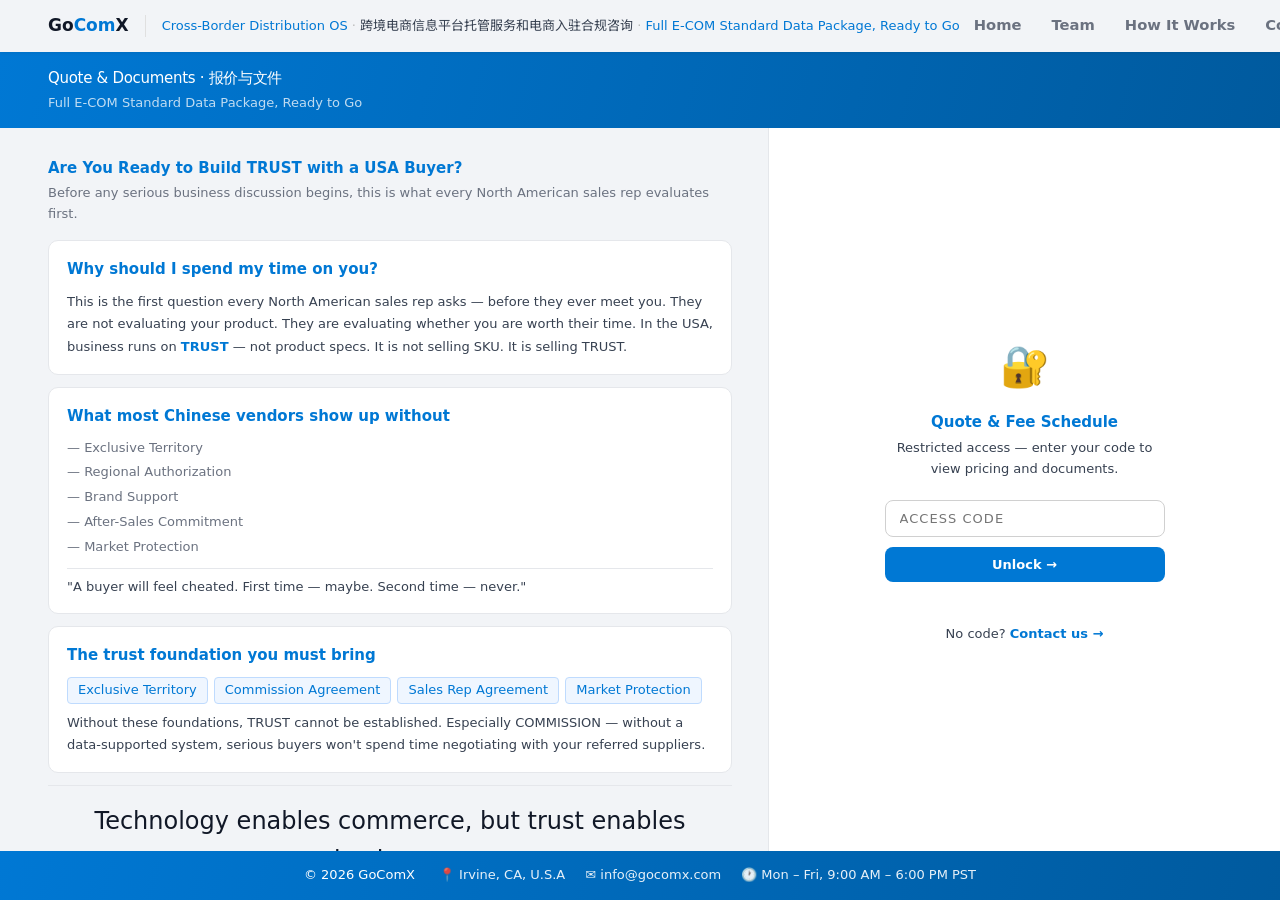
<file: quotefee.html>
﻿<!DOCTYPE html>
<html lang="en">
<head>
<link rel="preconnect" href="https://fonts.googleapis.com">
<link href="https://fonts.googleapis.com/css2?family=Noto+Sans+SC:wght@400;500;700&display=swap" rel="stylesheet">
<meta charset="UTF-8">
<meta name="viewport" content="width=device-width, initial-scale=1.0">
<title>Quote Schedule — GoComX</title>
<link rel="icon" type="image/png" sizes="32x32" href="logo.png">
<link rel="apple-touch-icon" sizes="180x180" href="logo.png">
<style>
:root {
  --blue:#0078d4; --blue-dark:#005a9e; --blue-light:#eff6ff;
  --text:#111827; --muted:#374151; --muted2:#6b7280;
  --bg:#f2f4f7; --card:#fff; --border:#e5e7eb;
  --shadow:0 2px 16px rgba(0,0,0,.07); --radius:14px;
  --fs-md:15px; --fs-sm:15px; --fs-xs:13px;
  --font:'Segoe UI',system-ui,sans-serif;
  --font-zh:'Noto Sans SC','Segoe UI',system-ui,sans-serif;
}
*,*::before,*::after { margin:0; padding:0; box-sizing:border-box; }
html,body { height:100%; }
body { background:var(--bg); color:var(--text); font-family:var(--font); font-size:var(--fs-md); line-height:1.6; display:flex; flex-direction:column; }
nav { flex-shrink:0; display:flex; align-items:center; justify-content:space-between; padding:0 48px; height:52px; background:var(--bg); box-shadow:0 1px 4px rgba(0,0,0,.08); z-index:100; }
.nav-brand { display:flex; align-items:center; gap:16px; text-decoration:none; }
.nav-logo-text { font-size:17px; font-weight:700; color:var(--text); }
.nav-logo-text span { color:var(--blue); }
.nav-logo-img { height:44px; width:auto; display:block; }
.nav-tagline { font-size:var(--fs-xs); font-weight:400; color:var(--muted2); border-left:1px solid #e0e0e0; padding-left:16px; white-space:nowrap; overflow:hidden; text-overflow:ellipsis; }
.nt-en { color:var(--blue); font-size:var(--fs-xs); }
.nt-zh { color:var(--muted); font-size:var(--fs-xs); font-family:var(--font-zh); }
.nt-sep { color:#bbb; font-size:var(--fs-xs); }
.nav-links { display:flex; gap:2px; list-style:none; align-items:center; flex-shrink:0; }
.nav-links a { font-size:0.92rem; font-family:var(--font); color:var(--muted2); text-decoration:none; padding:0 14px; height:52px; display:inline-flex; align-items:center; border-bottom:2px solid transparent; transition:color .15s,border-color .15s; font-weight:600; white-space:nowrap; }
.nav-links a:hover { color:var(--blue); border-bottom-color:var(--blue); }
.nav-links a.active { color:var(--blue); font-weight:600; border-bottom-color:var(--blue); }
.lang-btn { padding:3px 0; width:46px; text-align:center; font-size:var(--fs-xs); font-weight:600; border:1.5px solid var(--blue); border-radius:4px; background:#fff; color:var(--blue); cursor:pointer; transition:background .15s,color .15s; }
.lang-btn.active { background:var(--blue); color:#fff; }
.lang-btn:hover:not(.active) { background:var(--blue-light); }
.bio-zh { display:none; font-family:var(--font-zh) !important; }
body.zh-mode .bio-en { display:none !important; }
body.zh-mode .bio-zh { display:inline !important; }
footer { flex-shrink:0; background:linear-gradient(105deg,var(--blue),var(--blue-dark)); padding:14px 48px; display:flex; align-items:center; justify-content:center; gap:24px; flex-wrap:wrap; }
.footer-copy { font-size:var(--fs-xs); font-weight:400; color:#fff; }
.footer-info { display:flex; gap:20px; flex-wrap:wrap; align-items:center; justify-content:center; }
.footer-info span,.footer-info a { font-size:var(--fs-xs); font-weight:400; color:rgba(255,255,255,.9); text-decoration:none; }
.footer-info a:hover { color:#fff; }
/* Page banner */
.page-banner { background:linear-gradient(105deg,var(--blue),var(--blue-dark)); padding:14px 48px; display:flex; align-items:center; justify-content:space-between; flex-shrink:0; }
.page-banner-title { font-size:var(--fs-md); font-weight:400; color:#fff; letter-spacing:-0.02em; }
.page-banner-sub { font-size:var(--fs-xs); color:rgba(255,255,255,.75); margin-top:3px; }
/* Trust section */
.trust-header { margin-bottom:16px; }
.trust-header-title { font-size:var(--fs-md); font-weight:700; color:var(--blue); }
.trust-header-sub { font-size:var(--fs-xs); color:var(--muted2); margin-top:3px; }
.trust-cards { display:flex !important; flex-direction:column !important; gap:12px; margin-bottom:12px; }
.trust-card { display:block !important; background:#fff !important; border-radius:10px; border:1px solid #e5e7eb !important; padding:16px 18px; }
.trust-card-title { font-size:var(--fs-sm); font-weight:600; color:var(--blue); margin-bottom:10px; }
.trust-card-body { font-size:var(--fs-xs); color:var(--muted); line-height:1.7; }
.trust-missing-list { display:flex; flex-direction:column; gap:4px; margin-bottom:10px; }
.trust-missing-item { font-size:var(--fs-xs); color:var(--muted2); }
.trust-quote { font-size:var(--fs-xs); color:var(--muted); line-height:1.6; padding-top:8px; border-top:1px solid var(--border); }
.trust-tags { display:flex; flex-wrap:wrap; gap:6px; margin-bottom:8px; }
.trust-tag { font-size:var(--fs-xs); font-weight:500; background:#eff6ff; border:1px solid #bfdbfe; color:var(--blue); border-radius:4px; padding:2px 10px; }
.text-blue { color:var(--blue); }
.quote-bar { padding:16px 0; text-align:center; border-top:1px solid var(--border); }
.quote-bar-sub { font-size:24px; color:var(--text); margin-bottom:4px; font-family:var(--font); font-weight:400; }
.quote-bar-main { font-size:24px; font-weight:400; color:var(--text); font-family:var(--font); }
.quote-bar .bio-zh { font-family:var(--font-zh) !important; }
@media (max-width:768px) { nav { padding:0 20px; } .nav-tagline { display:none; } }

/* MAIN LAYOUT */
.main-layout {
  flex: 1; display: grid; grid-template-columns: 3fr 2fr;
  overflow: hidden;
}
.trust-panel {
  overflow-y: auto; padding: 28px 36px 28px 48px;
  background: var(--bg);
}
.access-panel {
  background: #fff; border-left: 1px solid #e5e7eb;
  display: flex; flex-direction: column; align-items: center; justify-content: center;
  padding: 40px 36px; overflow-y: auto;
}
/* ACCESS CARD — centered, generous sizing */
.access-card { width: 100%; max-width: 340px; text-align: center; }

/* ACCESS CARD */
.access-card { width: 100%; max-width: 280px; text-align: center; }
.lock-icon { font-size: 40px; margin-bottom: 12px; }
.lock-title { font-size: var(--fs-md); font-weight: 600; color: var(--blue); font-family: var(--font); margin-bottom: 4px; }
.lock-sub { font-size: var(--fs-xs); color: var(--muted); margin-bottom: 20px; line-height: 1.6; }
.lock-input {
  width: 100%; padding: 10px 14px; font-size: var(--fs-xs);
  border: 1.5px solid #d0d0d0; border-radius: 8px;
  font-family: var(--font); letter-spacing: .08em;
  outline: none; transition: border-color .15s; text-transform: uppercase; margin-bottom: 10px;
}
.lock-input:focus { border-color: var(--blue); }
.lock-input.error { border-color: #ef4444; background: #fff5f5; }
.lock-btn {
  width: 100%; padding: 10px; font-size: var(--fs-xs); font-weight: 600;
  background: var(--blue); color: #fff; border: none; border-radius: 8px;
  cursor: pointer; font-family: var(--font); transition: background .15s;
}
.lock-btn:hover { background: var(--blue-dark); }
.lock-btn:disabled { background: #93c5fd; cursor: not-allowed; }
.lock-error { font-size: var(--fs-xs); color: #ef4444; margin-top: 8px; min-height: 18px; font-family: var(--font); }
.lock-hint { font-size: var(--fs-xs); color: var(--muted); margin-top: 16px; font-family: var(--font); }
.lock-hint a { color: var(--blue); text-decoration: none; font-weight: 600; }

/* DOC UNLOCKED */
.doc-open-btn {
  display: flex; align-items: center; justify-content: center; gap: 8px;
  padding: 12px 20px; font-size: var(--fs-md); font-weight: 700;
  background: var(--blue); color: #fff; border: none; border-radius: 8px;
  cursor: pointer; font-family: inherit; text-decoration: none;
  transition: background .15s; margin-bottom: 10px; width: 100%;
}
.doc-open-btn:hover { background: var(--blue-dark); }
.doc-lock-btn {
  font-size: 13px; color: var(--muted); cursor: pointer;
  padding: 7px 16px; border: 1px solid var(--border); border-radius: 6px;
  background: #fff; font-family: inherit; transition: all .15s; width: 100%;
}
.doc-lock-btn:hover { color: var(--text); border-color: var(--muted); }
.doc-notice {
  margin-top: 16px; padding: 10px 14px;
  background: var(--blue-light); border-radius: 8px;
  font-size: 12px; color: var(--blue); line-height: 1.6; text-align: left;
}

@media (max-width: 640px) {
  nav, .deck-bar { padding-left: 20px; padding-right: 20px; }
  .nav-tagline { display: none; }
  .lock-card { padding: 32px 24px; margin: 0 16px; }
}
</style>
</head>
<body>

<nav>
  <a class="nav-brand" href="index.html">
    <span class="nav-logo-text">Go<span>Com</span>X</span>
    <span class="nav-tagline"><span class="nt-en">Cross-Border Distribution OS</span><span class="nt-sep"> · </span><span class="nt-zh">跨境电商信息平台托管服务和电商入驻合规咨询</span><span class="nt-sep"> · </span><span class="nt-en">Full E-COM Standard Data Package, Ready to Go</span></span>
  </a>
  <ul class="nav-links">
    <li><a href="index.html">Home</a></li>
    <li><a href="team.html">Team</a></li>
    <li><a href="deck.html">How It Works</a></li>
    <li><a href="contact.html">Contact Us</a></li>
    <li><a href="survey.html">Survey</a></li>
    <li><a href="investor.html">Investor Deck</a></li>
    <li><a href="quotefee.html" class="active">Quote</a></li>
  </ul>
  <div style="display:flex;gap:4px;margin-left:12px">
    <button onclick="setLang('en')" id="btn-en" class="lang-btn active">EN</button>
    <button onclick="setLang('zh')" id="btn-zh" class="lang-btn">中文</button>
  </div>
</nav>

<!-- BANNER -->
<div class="page-banner">
  <div>
    <div class="page-banner-title">Quote &amp; Documents · 报价与文件</div>
    <div class="page-banner-sub">Full E-COM Standard Data Package, Ready to Go</div>
  </div>
</div>

<!-- MAIN LAYOUT -->
<div class="main-layout">

  <!-- LEFT: Trust content -->
  <div class="trust-panel">

    <div class="trust-header">
      <div class="trust-header-title">
        <span class="bio-en">Are You Ready to Build TRUST with a USA Buyer?</span>
        <span class="bio-zh">你准备好与美国买家建立「信任」了吗？</span>
      </div>
      <div class="trust-header-sub">
        <span class="bio-en">Before any serious business discussion begins, this is what every North American sales rep evaluates first.</span>
        <span class="bio-zh">在任何正式商业讨论开始之前，这是每一位北美销售代理首先评估的事情。</span>
      </div>
    </div>

    <div class="trust-cards">

      <div class="trust-card">
        <div class="trust-card-title blue">Why should I spend my time on you?</div>
        <div class="trust-card-body">
          <span class="bio-en">This is the first question every North American sales rep asks — before they ever meet you. They are not evaluating your product. They are evaluating whether you are worth their time. In the USA, business runs on <strong class="text-blue">TRUST</strong> — not product specs. It is not selling SKU. It is selling TRUST.</span>
          <span class="bio-zh">这是每一位北美销售代理在见你之前，内心首先问的问题。他们评估的不是你的产品，而是你是否值得他们投入时间。在美国，商业关系建立在<strong class="text-blue">「信任」</strong>之上——而不是产品参数。卖的不是SKU，卖的是信任。</span>
        </div>
      </div>

      <div class="trust-card">
        <div class="trust-card-title">
          <span class="bio-en">What most Chinese vendors show up without</span>
          <span class="bio-zh">大多数中国厂商缺少的</span>
        </div>
        <div class="trust-missing-list">
          <div class="trust-missing-item">— <span class="bio-en">Exclusive Territory</span><span class="bio-zh">独家代理区域</span></div>
          <div class="trust-missing-item">— <span class="bio-en">Regional Authorization</span><span class="bio-zh">区域授权</span></div>
          <div class="trust-missing-item">— <span class="bio-en">Brand Support</span><span class="bio-zh">品牌支持</span></div>
          <div class="trust-missing-item">— <span class="bio-en">After-Sales Commitment</span><span class="bio-zh">售后承诺</span></div>
          <div class="trust-missing-item">— <span class="bio-en">Market Protection</span><span class="bio-zh">市场保护</span></div>
        </div>
        <div class="trust-quote">
          <span class="bio-en">"A buyer will feel cheated. First time — maybe. Second time — never."</span>
          <span class="bio-zh">买手会觉得被耍了。第一次或许，第二次绝不。</span>
        </div>
      </div>

      <div class="trust-card">
        <div class="trust-card-title">
          <span class="bio-en">The trust foundation you must bring</span>
          <span class="bio-zh">必须具备的信任基础</span>
        </div>
        <div class="trust-tags">
          <span class="trust-tag"><span class="bio-en">Exclusive Territory</span><span class="bio-zh">独家代理区域</span></span>
          <span class="trust-tag"><span class="bio-en">Commission Agreement</span><span class="bio-zh">佣金协议</span></span>
          <span class="trust-tag"><span class="bio-en">Sales Rep Agreement</span><span class="bio-zh">销售代理协议</span></span>
          <span class="trust-tag"><span class="bio-en">Market Protection</span><span class="bio-zh">市场保护</span></span>
        </div>
        <div class="trust-card-body">
          <span class="bio-en">Without these foundations, TRUST cannot be established. Especially COMMISSION — without a data-supported system, serious buyers won't spend time negotiating with your referred suppliers.</span>
          <span class="bio-zh">没有这些基础，信任无法建立。尤其是佣金机制——没有数据系统支撑，真正的买手不会花时间认真谈你介绍的供应商。</span>
        </div>
      </div>

    </div>

    <div class="quote-bar">
      <div class="quote-bar-sub">
        <span class="bio-en">Technology enables commerce, but trust enables business.</span>
        <span class="bio-zh">技术让交易成为可能，但信任让生意得以持续。</span>
      </div>
      <div class="quote-bar-main">
        <span class="bio-en">Products create opportunities. Trusted relationships create revenue.</span>
        <span class="bio-zh">产品创造机会，信任关系创造收入。</span>
      </div>
    </div>

  </div>

  <!-- RIGHT: Access card -->
  <div class="access-panel">
    <!-- Lock state -->
    <div id="lock-area" class="access-card">
      <div class="lock-icon">🔐</div>
      <div class="lock-title">Quote &amp; Fee Schedule</div>
      <p class="lock-sub">
        <span class="bio-en">Restricted access — enter your code to view pricing and documents.</span>
        <span class="bio-zh" style="font-family:var(--font-zh)">受限访问——请输入访问码查看报价与文件。</span>
      </p>
      <input type="password" class="lock-input" id="code-input" placeholder="ACCESS CODE" maxlength="30"
        onkeydown="if(event.key==='Enter') checkCode()">
      <button class="lock-btn" id="unlock-btn" onclick="checkCode()">
        <span class="bio-en">Unlock →</span>
        <span class="bio-zh" style="font-family:var(--font-zh)">解锁 →</span>
      </button>
      <div class="lock-error" id="error-msg"></div>
      <p class="lock-hint">
        <span class="bio-en">No code? <a href="contact.html">Contact us →</a></span>
        <span class="bio-zh" style="font-family:var(--font-zh)">没有访问码？<a href="contact.html">联系我们 →</a></span>
      </p>
    </div>

    <!-- Unlocked state -->
    <div id="doc-area" class="access-card" style="display:none">
      <div class="lock-icon">✅</div>
      <div class="lock-title">Access Granted</div>
      <p class="lock-sub">
        <span class="bio-en">Your document is ready to view.</span>
        <span class="bio-zh" style="font-family:var(--font-zh)">您的文件已准备好查阅。</span>
      </p>
      <a class="doc-open-btn" href="https://gocomx.sharepoint.com/:b:/g/IQCV-Be_3yEVR7iM0YhN2y2rASjg3FvwTlyVoa8VgWNtC1s?e=lgqhvu" target="_blank" rel="noopener">
        📂 <span class="bio-en">Open Document</span><span class="bio-zh" style="font-family:var(--font-zh)">打开文件</span>
      </a>
      <button class="doc-lock-btn" onclick="lockOut()">🔒 <span class="bio-en">Lock &amp; Exit</span><span class="bio-zh" style="font-family:var(--font-zh)">退出</span></button>
      <div class="doc-notice">
        🔒 <span class="bio-en">Confidential · For authorized recipients only</span><span class="bio-zh" style="font-family:var(--font-zh)">保密文件，仅供授权人员查阅，请勿转发。</span>
      </div>
    </div><!-- /doc-area -->
  </div><!-- /access-panel -->

</div><!-- /main-layout -->

<script>
const VALIDATE_URL = 'https://gocomx-api-f4c9eegcfsbxeban.westus2-01.azurewebsites.net/api/validateCode';

async function checkCode() {
  const input = document.getElementById('code-input');
  const err   = document.getElementById('error-msg');
  const btn   = document.getElementById('unlock-btn');
  const val   = input.value.trim();

  if (!val) return;

  btn.disabled = true;
  btn.textContent = 'Checking…';
  err.textContent = '';

  try {
    const res  = await fetch(VALIDATE_URL, {
      method: 'POST',
      headers: { 'Content-Type': 'application/json' },
      body: JSON.stringify({ code: val, page: 'quotefee' })
    });
    const data = await res.json();

    if (data.valid) {
      document.getElementById('lock-area').style.display = 'none';
      document.getElementById('doc-area').style.display = 'block';
    } else {
      input.classList.add('error');
      err.textContent = 'Incorrect code. Please try again. · 访问码错误，请重试。';
      setTimeout(() => input.classList.remove('error'), 1500);
    }
  } catch (e) {
    err.textContent = 'Connection error. Please try again. · 连接失败，请重试。';
  } finally {
    btn.disabled = false;
    btn.innerHTML = '<span class="bio-en">Unlock →</span><span class="bio-zh" style="font-family:var(--font-zh);display:none">解锁 →</span>';
  }
}

function lockOut() {
  document.getElementById('doc-area').style.display = 'none';
  document.getElementById('lock-area').style.display = 'block';
  document.getElementById('code-input').value = '';
  document.getElementById('error-msg').textContent = '';
}
</script>

<script>
function setLang(lang) {
  var isZh = lang === 'zh';
  document.body.classList.toggle('zh-mode', isZh);
  document.getElementById('btn-en').classList.toggle('active', !isZh);
  document.getElementById('btn-zh').classList.toggle('active', isZh);
}
// Keep lang-btn-banner in sync (same buttons, just aliased)

</script>

<footer>
  <div class="footer-copy">© 2026 Go<span>Com</span>X</div>
  <div class="footer-info">
    <span>📍 Irvine, CA, U.S.A</span>
    <a href="mailto:info@gocomx.com">✉️ info@gocomx.com</a>
    <span>🕐 Mon – Fri, 9:00 AM – 6:00 PM PST</span>
  </div>
</footer>
</body>
</html>
</file>
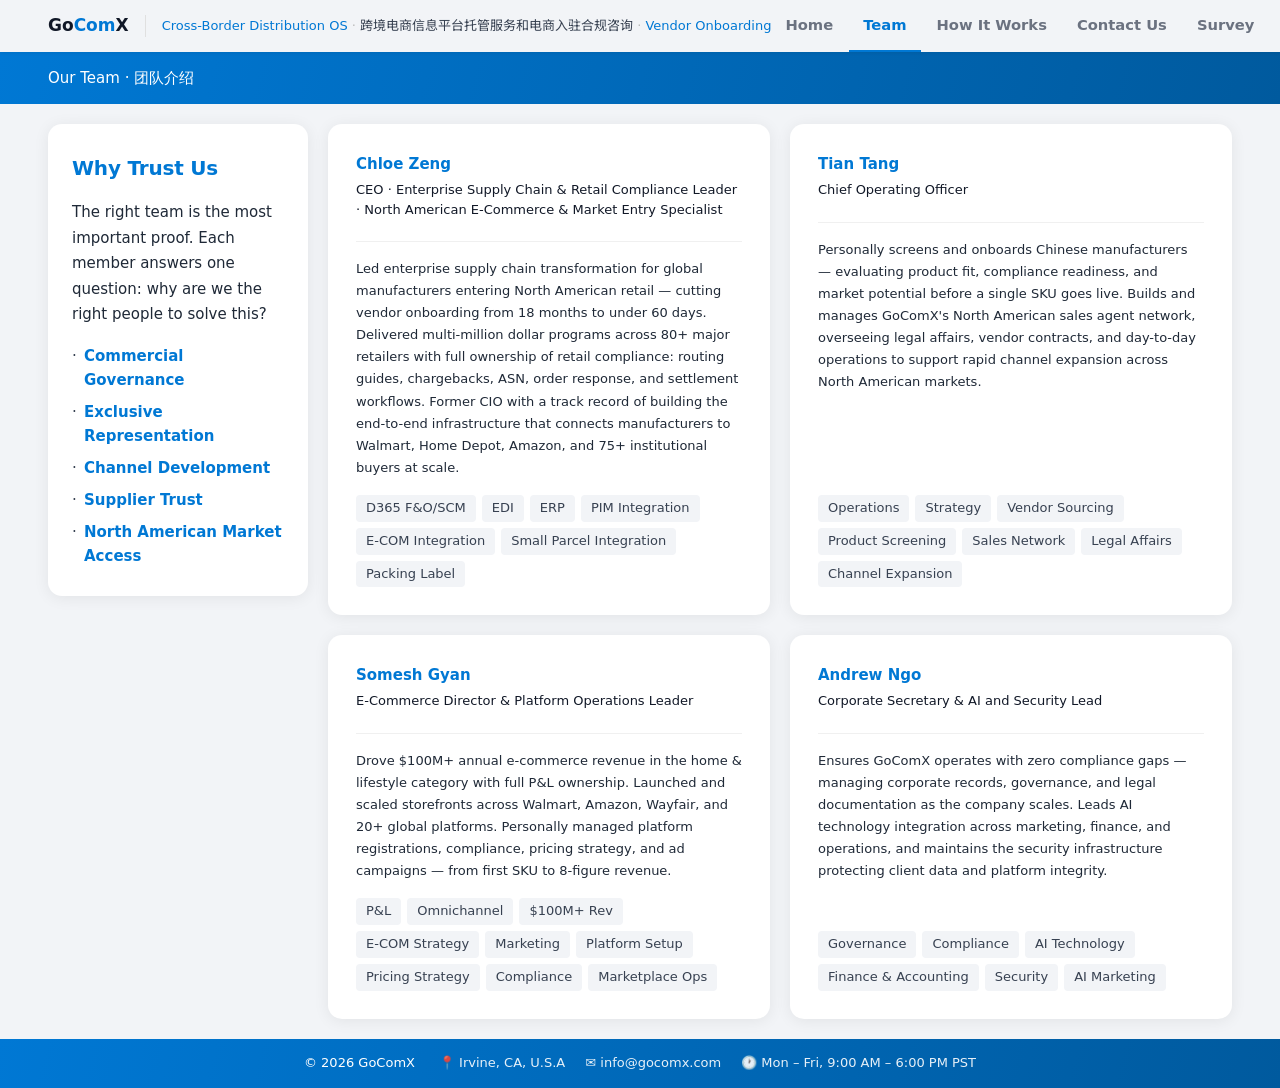
<file: team.html>
﻿<!DOCTYPE html>
<html lang="en">
<head>
<link rel="preconnect" href="https://fonts.googleapis.com">
<link href="https://fonts.googleapis.com/css2?family=Noto+Sans+SC:wght@400;500;700&display=swap" rel="stylesheet">
<meta charset="UTF-8">
<meta name="viewport" content="width=device-width, initial-scale=1.0">
<title>Team — GoComX</title>
<link rel="icon" type="image/png" sizes="32x32" href="logo.png">
<link rel="apple-touch-icon" sizes="180x180" href="logo.png">
<style>
:root {
  --blue:#0078d4; --blue-dark:#005a9e; --blue-light:#eff6ff;
  --text:#111827; --text2:#1f2937; --muted:#374151; --muted2:#6b7280;
  --bg:#f2f4f7; --card:#fff; --border:#e5e7eb;
  --shadow:0 2px 16px rgba(0,0,0,.07); --shadow-hover:0 6px 28px rgba(0,0,0,.12);
  --radius:14px; --fs-lg:20px; --fs-md:15px; --fs-sm:15px; --fs-xs:13px;
  --font:'Segoe UI',system-ui,sans-serif;
  --font-zh:'Noto Sans SC','Segoe UI',system-ui,sans-serif;
}
*,*::before,*::after { margin:0; padding:0; box-sizing:border-box; }
body { background:var(--bg); color:var(--text); font-family:var(--font); font-size:var(--fs-md); line-height:1.6; min-height:100vh; display:flex; flex-direction:column; overflow-x:hidden; }
nav { flex-shrink:0; display:flex; align-items:center; justify-content:space-between; padding:0 48px; height:52px; background:var(--bg); box-shadow:0 1px 4px rgba(0,0,0,.08); z-index:100; }
.nav-brand { display:flex; align-items:center; gap:16px; text-decoration:none; }
.nav-logo-text { font-size:17px; font-weight:700; color:var(--text); }
.nav-logo-text span { color:var(--blue); }
.nav-logo-img { height:44px; width:auto; display:block; }
.nav-tagline { font-size:var(--fs-xs); font-weight:400; color:var(--muted2); border-left:1px solid #e0e0e0; padding-left:16px; white-space:nowrap; overflow:hidden; text-overflow:ellipsis; }
.nt-en { color:var(--blue); font-size:var(--fs-xs); }
.nt-zh { color:var(--muted); font-size:var(--fs-xs); font-family:var(--font-zh); }
.nt-sep { color:#bbb; font-size:var(--fs-xs); }
.nav-links { display:flex; gap:2px; list-style:none; align-items:center; flex-shrink:0; }
.nav-links a { font-size:0.92rem; font-family:var(--font); color:var(--muted2); text-decoration:none; padding:0 14px; height:52px; display:inline-flex; align-items:center; border-bottom:2px solid transparent; transition:color .15s,border-color .15s; font-weight:600; white-space:nowrap; }
.nav-links a:hover { color:var(--blue); border-bottom-color:var(--blue); }
.nav-links a.active { color:var(--blue); font-weight:600; border-bottom-color:var(--blue); }
.lang-btn { padding:3px 0; width:46px; text-align:center; font-size:var(--fs-xs); font-weight:600; border:1.5px solid var(--blue); border-radius:4px; background:#fff; color:var(--blue); cursor:pointer; transition:background .15s,color .15s; }
.lang-btn.active { background:var(--blue); color:#fff; }
.lang-btn:hover:not(.active) { background:var(--blue-light); }
.bio-zh { display:none; font-family:var(--font-zh) !important; }
body.zh-mode .bio-en { display:none !important; }
body.zh-mode .bio-zh { display:inline !important; }
body.zh-mode p.bio-zh { display:block !important; }
body.zh-mode .member-title.bio-zh { display:block !important; }
body.zh-mode .member-bio .bio-zh { display:inline !important; }
.zh { font-family:var(--font-zh); font-weight:400; }
footer { flex-shrink:0; background:linear-gradient(105deg,var(--blue),var(--blue-dark)); padding:14px 48px; display:flex; align-items:center; justify-content:center; gap:24px; flex-wrap:wrap; }
.footer-copy { font-size:var(--fs-xs); font-weight:400; color:#fff; }
.footer-info { display:flex; gap:20px; flex-wrap:wrap; align-items:center; justify-content:center; }
.footer-info span,.footer-info a { font-size:var(--fs-xs); font-weight:400; color:rgba(255,255,255,.9); text-decoration:none; }
.footer-info a:hover { color:#fff; }
@media (max-width:960px) { body { overflow:auto; height:auto; } .page-layout { grid-template-columns:1fr; overflow:visible; padding:16px 20px; } .team-grid { grid-template-columns:1fr; height:auto; } nav { padding:0 20px; } .nav-tagline { display:none; } footer { padding:14px 20px; } }

/* PAGE LAYOUT */
.page-layout {
  flex: 1;
  display: flex; flex-direction: row; align-items: flex-start;
  gap: 20px; padding: 20px 48px;
}

/* LEFT PANEL */
.page-left {
  width: 260px; flex-shrink: 0;
  background: var(--card); border-radius: var(--radius);
  box-shadow: var(--shadow);
  padding: 28px 24px;
}
.page-right { flex: 1; }
.page-label {
  font-family:var(--font);
  font-size: var(--fs-sm); color: var(--blue);
  letter-spacing: .08em; text-transform: uppercase; margin-bottom: 8px;
  display: flex; align-items: center; gap: 8px;
}
.page-label::before { content: ''; width: 20px; height: 2px; background: var(--blue); border-radius: 2px; }
.page-title { font-size: var(--fs-lg); font-weight: 600; color: var(--blue); font-family:var(--font); letter-spacing: -.01em; margin-bottom: 16px; }
.page-title span { color: var(--blue); }
.page-desc { font-size: var(--fs-md); color: var(--text2); line-height: 1.7; margin-bottom: 8px; }
.page-desc-zh { font-size: var(--fs-sm); color: var(--muted); line-height: 1.65; }
.trust-list { list-style: none; margin-top: 16px; display: flex; flex-direction: column; gap: 8px; }
.trust-list li { font-size: var(--fs-sm); font-family: var(--font); color: var(--blue); font-weight: 600; padding-left: 12px; position: relative; }
.trust-list li::before { content: '·'; position: absolute; left: 0; color: var(--muted); font-weight: 400; }

/* RIGHT — team cards */
.team-grid {
  display: grid; grid-template-columns: 1fr 1fr;
  gap: 20px;
}
.page-desc { font-size: var(--fs-md); color: var(--text2); line-height: 1.7; margin-top: 12px; }
.page-desc-zh { font-size: var(--fs-sm); color: var(--muted); line-height: 1.65; margin-top: 8px; }

/* Microsoft-style member card */
.member-card {
  background: var(--card); border-radius: var(--radius);
  box-shadow: var(--shadow);
  padding: 28px 28px;
  display: flex; flex-direction: column;
  transition: box-shadow .2s;
}
.member-card:hover { box-shadow: var(--shadow-hover); }
.member-role { display: none; }
.member-name { display: block; font-size: var(--fs-md); font-weight: 600; color: var(--blue); font-family:var(--font); margin-bottom: 4px; }
.member-title { display: block; font-size: var(--fs-xs); color: var(--text); line-height: 1.5; font-family:var(--font); }
.member-name-line { margin-bottom: 6px; }
.member-title-zh { font-size: var(--fs-xs); color: var(--muted); margin-bottom: 12px; font-family:var(--font-zh); }
.member-divider { border: none; border-top: 1px solid #f0f0f0; margin: 16px 0; }
.member-bio { font-size: var(--fs-xs); color: var(--text2); line-height: 1.7; flex: 1; font-family:var(--font); }
.member-tags { margin-top: 16px; display: flex; flex-wrap: wrap; gap: 6px; }
.tag { font-size: var(--fs-xs); padding: 3px 10px; background: #f2f4f7; border-radius: 4px; color: var(--muted); font-family:var(--font); }


@media (max-width: 960px) {
  body { overflow: auto; height: auto; }
  .page-layout { flex-direction: column; padding: 16px 20px; }
  .page-left { width: 100%; }
  .team-grid { grid-template-columns: 1fr; height: auto; }
  nav { padding: 0 20px; }
  .nav-tagline { display: none; }
  footer { padding: 14px 20px; }
}
</style>
</head>
<body>

<nav>
  <a class="nav-brand" href="index.html">
    <span class="nav-logo-text">Go<span>Com</span>X</span>
    <span class="nav-tagline"><span class="nt-en">Cross-Border Distribution OS</span><span class="nt-sep"> · </span><span class="nt-zh">跨境电商信息平台托管服务和电商入驻合规咨询</span><span class="nt-sep"> · </span><span class="nt-en">Vendor Onboarding</span></span>
  </a>
  <ul class="nav-links">
    <li><a href="index.html">Home</a></li>
    <li><a href="team.html" class="active">Team</a></li>
    <li><a href="deck.html">How It Works</a></li>
    <li><a href="contact.html">Contact Us</a></li>
    <li><a href="survey.html">Survey</a></li>
    <li><a href="investor.html">Investor Deck</a></li>
    <li><a href="quotefee.html">Quote</a></li>
  </ul>
  <div style="display:flex;gap:4px;margin-left:12px">
    <button onclick="setLang('en')" id="btn-en" class="lang-btn active">EN</button>
    <button onclick="setLang('zh')" id="btn-zh" class="lang-btn">中文</button>
  </div>
</nav>

<div style="background:linear-gradient(105deg,#0078d4,#005a9e);padding:14px 48px;display:flex;align-items:center;flex-shrink:0"><h1 style="font-size:var(--fs-md);font-weight:400;color:#fff;font-family:var(--font);">Our Team · 团队介绍</h1></div>
<div class="page-layout">

  <!-- LEFT: Intro panel -->
  <div class="page-left">
    <div class="page-title">Why Trust Us</div>
    <p class="page-desc bio-en">The right team is the most important proof. Each member answers one question: why are we the right people to solve this?</p>
    <p class="page-desc bio-zh" style="font-family:var(--font-zh);">正确的团队是最重要的信任证明。每位成员回答一个问题：为什么我们是解决这个问题的正确人选？</p>
    <ul class="trust-list">
      <li><span class="bio-en">Commercial Governance</span><span class="bio-zh">商业治理</span></li>
      <li><span class="bio-en">Exclusive Representation</span><span class="bio-zh">独家代理</span></li>
      <li><span class="bio-en">Channel Development</span><span class="bio-zh">渠道开发</span></li>
      <li><span class="bio-en">Supplier Trust</span><span class="bio-zh">供应商信任</span></li>
      <li><span class="bio-en">North American Market Access</span><span class="bio-zh">北美市场准入</span></li>
    </ul>
  </div>

  <!-- RIGHT: Team cards -->
  <div class="page-right">
    <div class="team-grid">

      <div class="member-card">
        <div class="member-name-line"><span class="member-name">Chloe Zeng</span><span class="member-title bio-en">CEO · Enterprise Supply Chain &amp; Retail Compliance Leader · North American E-Commerce &amp; Market Entry Specialist</span><span class="member-title bio-zh zh" style="display:none">CEO · 企业供应链与零售合规领导者 · 北美电商与市场准入专家</span></div>
        <hr class="member-divider">
        <p class="member-bio"><span class="bio-en">Led enterprise supply chain transformation for global manufacturers entering North American retail — cutting vendor onboarding from 18 months to under 60 days. Delivered multi-million dollar programs across 80+ major retailers with full ownership of retail compliance: routing guides, chargebacks, ASN, order response, and settlement workflows. Former CIO with a track record of building the end-to-end infrastructure that connects manufacturers to Walmart, Home Depot, Amazon, and 75+ institutional buyers at scale.</span><span class="bio-zh zh" style="display:none;color:var(--muted)">主导全球制造商进入北美零售市场的供应链转型，将厂商入驻周期从18个月压缩至60天以内。在80余家主流零售商中交付数百万美元级项目，全面负责零售合规：路由指南、罚款消除、ASN、订单响应与结算流程。曾任大型企业首席信息官（CIO），构建连接制造商与沃尔玛、家得宝、亚马逊及75家以上机构买家的端到端基础设施。</span></p>
        <div class="member-tags">
          <span class="tag">D365 F&amp;O/SCM</span><span class="tag">EDI</span><span class="tag">ERP</span><span class="tag">PIM Integration</span><span class="tag">E-COM Integration</span><span class="tag">Small Parcel Integration</span><span class="tag">Packing Label</span>
        </div>
      </div>

      <div class="member-card">
        <div class="member-name-line"><span class="member-name">Tian Tang</span><span class="member-title bio-en">Chief Operating Officer</span><span class="member-title bio-zh zh" style="display:none">首席运营官</span></div>
        <hr class="member-divider">
        <p class="member-bio"><span class="bio-en">Personally screens and onboards Chinese manufacturers — evaluating product fit, compliance readiness, and market potential before a single SKU goes live. Builds and manages GoComX's North American sales agent network, overseeing legal affairs, vendor contracts, and day-to-day operations to support rapid channel expansion across North American markets.</span><span class="bio-zh zh" style="display:none;color:var(--muted)">亲自主导中国厂商招商与产品筛选，评估产品适配性、合规准备度与市场潜力。搭建并管理GoComX北美销售代理网络，统筹法务合约、供应商管理与日常运营，推动北美市场渠道持续扩张。</span></p>
        <div class="member-tags">
          <span class="tag">Operations</span><span class="tag">Strategy</span><span class="tag">Vendor Sourcing</span><span class="tag">Product Screening</span><span class="tag">Sales Network</span><span class="tag">Legal Affairs</span><span class="tag">Channel Expansion</span>
        </div>
      </div>

      <div class="member-card">
        <div class="member-name-line"><span class="member-name">Somesh Gyan</span><span class="member-title bio-en">E-Commerce Director &amp; Platform Operations Leader</span><span class="member-title bio-zh zh" style="display:none">电商执行长</span></div>
        <hr class="member-divider">
        <p class="member-bio"><span class="bio-en">Drove $100M+ annual e-commerce revenue in the home &amp; lifestyle category with full P&amp;L ownership. Launched and scaled storefronts across Walmart, Amazon, Wayfair, and 20+ global platforms. Personally managed platform registrations, compliance, pricing strategy, and ad campaigns — from first SKU to 8-figure revenue.</span><span class="bio-zh zh" style="display:none;color:var(--muted)">主导家居生活品类年收入超1亿美元，全面负责损益管理。亲手完成Walmart、Amazon、Wayfair等20余个平台的入驻注册与产品合规。从首个SKU到亿级营收，全程操盘定价策略、广告投放与平台运营细节。</span></p>
        <div class="member-tags">
          <span class="tag">P&amp;L</span><span class="tag">Omnichannel</span><span class="tag">$100M+ Rev</span><span class="tag">E-COM Strategy</span><span class="tag">Marketing</span><span class="tag">Platform Setup</span><span class="tag">Pricing Strategy</span><span class="tag">Compliance</span><span class="tag">Marketplace Ops</span>
        </div>
      </div>

      <div class="member-card">
        <div class="member-name-line"><span class="member-name">Andrew Ngo</span><span class="member-title bio-en">Corporate Secretary &amp; AI and Security Lead</span><span class="member-title bio-zh zh" style="display:none">公司秘书 · AI与安全主管</span></div>
        <hr class="member-divider">
        <p class="member-bio"><span class="bio-en">Ensures GoComX operates with zero compliance gaps — managing corporate records, governance, and legal documentation as the company scales. Leads AI technology integration across marketing, finance, and operations, and maintains the security infrastructure protecting client data and platform integrity.</span><span class="bio-zh zh" style="display:none;color:var(--muted)">确保GoComX在快速扩张中实现零合规漏洞，统筹公司治理、法务档案与合规记录。主导AI技术在营销、财务与运营中的落地应用，维护保障客户数据与平台稳定的信息安全体系。</span></p>
        <div class="member-tags">
          <span class="tag">Governance</span><span class="tag">Compliance</span><span class="tag">AI Technology</span><span class="tag">Finance &amp; Accounting</span><span class="tag">Security</span><span class="tag">AI Marketing</span>
        </div>
      </div>

    </div>
  </div>

</div>

<footer>
  <div class="footer-copy">© 2026 Go<span>Com</span>X</div>
  <div class="footer-info">
    <span>📍 Irvine, CA, U.S.A</span>
    <a href="mailto:info@gocomx.com">✉️ info@gocomx.com</a>
    <span>🕐 Mon – Fri, 9:00 AM – 6:00 PM PST</span>
  </div>
</footer>

<script>
function setLang(lang) {
  const isZh = lang === 'zh';
  document.body.classList.toggle('zh-mode', isZh);
  document.getElementById('btn-en').classList.toggle('active', !isZh);
  document.getElementById('btn-zh').classList.toggle('active', isZh);
}
</script>
</body>
</html>
</file>
